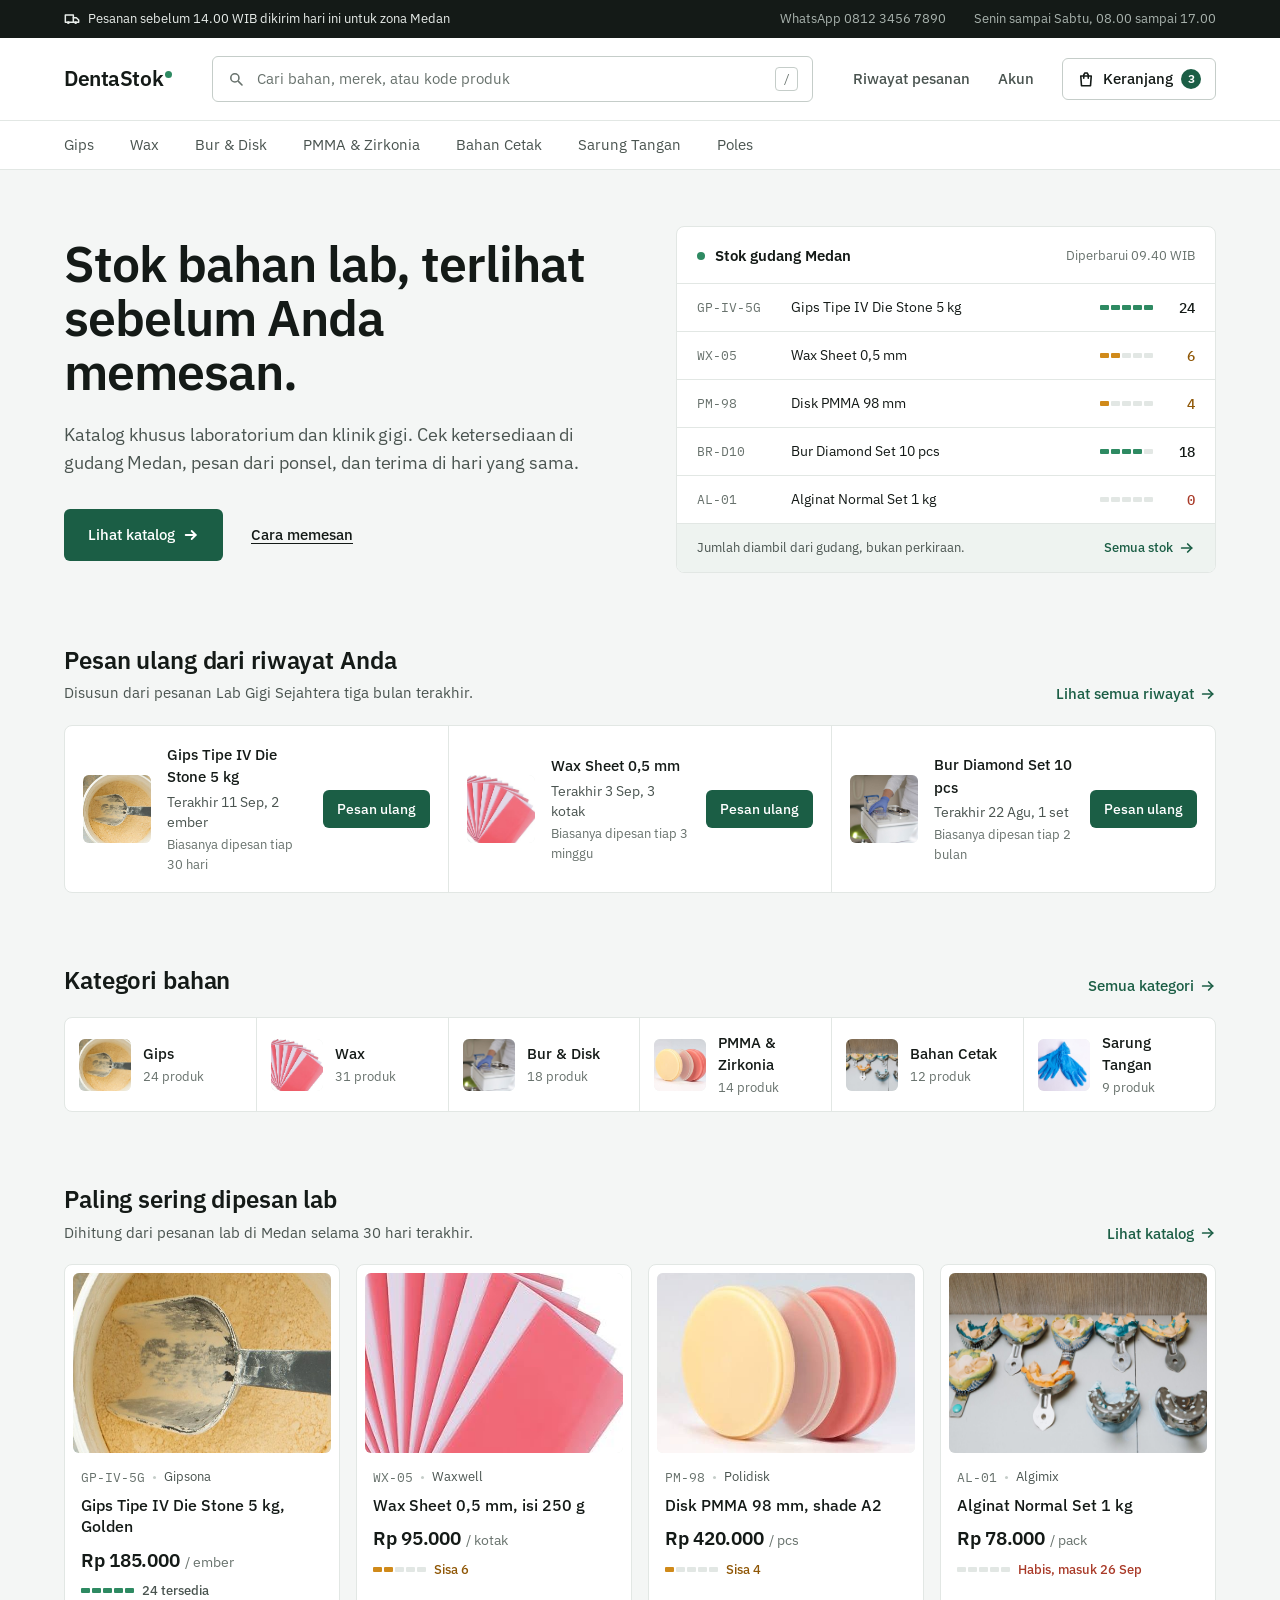
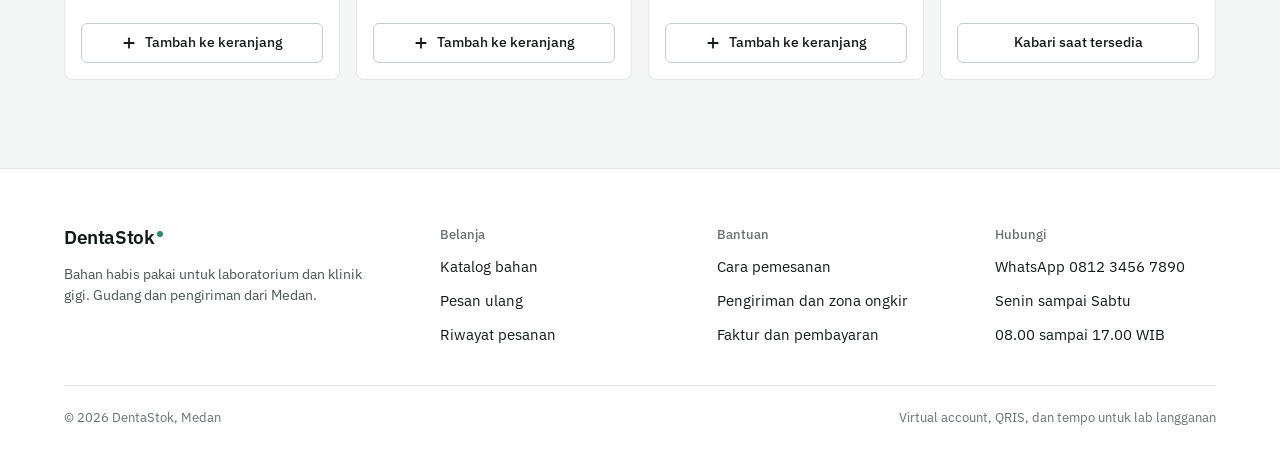
<file: index.html>
<!DOCTYPE html>
<html lang="id">
<head>
  <meta charset="utf-8">
  <meta name="viewport" content="width=device-width, initial-scale=1">
  <title>DentaStok: bahan lab dan klinik gigi, stok terlihat</title>
  <meta name="description" content="Katalog bahan habis pakai untuk laboratorium dan klinik gigi. Cek stok gudang Medan, pesan dari ponsel, terima di hari yang sama.">
  <link rel="icon" href="assets/icons/favicon.svg" type="image/svg+xml">
  <link rel="preload" href="assets/fonts/ibm-plex-sans-latin-400-normal.woff2" as="font" type="font/woff2" crossorigin>
  <link rel="preload" href="assets/fonts/ibm-plex-sans-latin-600-normal.woff2" as="font" type="font/woff2" crossorigin>
  <link rel="stylesheet" href="css/style.css">
  <link rel="stylesheet" href="css/beranda.css">
  <script src="js/site.js" defer></script>
</head>
<body>
  <div data-site-header data-cart="3"></div>

  <main class="wrap page home">
    <section class="hero">
      <div class="hero__copy">
        <h1 class="hero__title">Stok bahan lab, terlihat sebelum Anda memesan.</h1>
        <p class="hero__lead">Katalog khusus laboratorium dan klinik gigi. Cek ketersediaan di gudang Medan, pesan dari ponsel, dan terima di hari yang sama.</p>
        <div class="hero__actions">
          <a class="btn btn--primary btn--lg" href="katalog.html">Lihat katalog<img src="assets/icons/arrow-white.svg" width="16" height="16" alt=""></a>
          <a class="link-underline" href="#">Cara memesan</a>
        </div>
      </div>

      <div class="panel stockboard" aria-labelledby="stok-title">
        <div class="stockboard__head">
          <img src="assets/icons/dot-green.svg" width="8" height="8" alt="">
          <h2 id="stok-title">Stok gudang Medan</h2>
          <span>Diperbarui 09.40 WIB</span>
        </div>
        <div class="stockboard__row">
          <span class="code">GP-IV-5G</span><span class="name">Gips Tipe IV Die Stone 5 kg</span>
          <span class="meter" data-level="ok" aria-label="Stok banyak"><i class="on"></i><i class="on"></i><i class="on"></i><i class="on"></i><i class="on"></i></span>
          <span class="qty">24</span>
        </div>
        <div class="stockboard__row">
          <span class="code">WX-05</span><span class="name">Wax Sheet 0,5 mm</span>
          <span class="meter" data-level="low" aria-label="Stok menipis"><i class="on"></i><i class="on"></i><i></i><i></i><i></i></span>
          <span class="qty qty--low">6</span>
        </div>
        <div class="stockboard__row">
          <span class="code">PM-98</span><span class="name">Disk PMMA 98 mm</span>
          <span class="meter" data-level="low" aria-label="Stok menipis"><i class="on"></i><i></i><i></i><i></i><i></i></span>
          <span class="qty qty--low">4</span>
        </div>
        <div class="stockboard__row">
          <span class="code">BR-D10</span><span class="name">Bur Diamond Set 10 pcs</span>
          <span class="meter" data-level="ok" aria-label="Stok cukup"><i class="on"></i><i class="on"></i><i class="on"></i><i class="on"></i><i></i></span>
          <span class="qty">18</span>
        </div>
        <div class="stockboard__row">
          <span class="code">AL-01</span><span class="name">Alginat Normal Set 1 kg</span>
          <span class="meter" aria-label="Stok habis"><i></i><i></i><i></i><i></i><i></i></span>
          <span class="qty qty--out">0</span>
        </div>
        <div class="stockboard__foot">
          <p>Jumlah diambil dari gudang, bukan perkiraan.</p>
          <a class="link-arrow" href="katalog.html">Semua stok<img src="assets/icons/arrow-green.svg" width="16" height="16" alt=""></a>
        </div>
      </div>
    </section>

    <section class="section" aria-labelledby="pesan-ulang">
      <div class="section__head">
        <div class="section__titles">
          <h2 class="section__title" id="pesan-ulang">Pesan ulang dari riwayat Anda</h2>
          <p class="section__sub">Disusun dari pesanan Lab Gigi Sejahtera tiga bulan terakhir.</p>
        </div>
        <a class="link-arrow" href="riwayat.html">Lihat semua riwayat<img src="assets/icons/arrow-green.svg" width="16" height="16" alt=""></a>
      </div>
      <div class="panel reorder">
        <div class="reorder__item">
          <div class="foto"><img src="assets/img/gips.jpg" alt="Gips Tipe IV Die Stone" style="left:-88.46%;top:-138.75%;width:192.31%;height:258.56%"></div>
          <div class="reorder__text"><strong>Gips Tipe IV Die Stone 5 kg</strong><span>Terakhir 11 Sep, 2 ember</span><small>Biasanya dipesan tiap 30 hari</small></div>
          <a class="btn btn--primary btn--sm" href="keranjang.html">Pesan ulang</a>
        </div>
        <div class="reorder__item">
          <div class="foto"><img src="assets/img/wax.jpg" alt="Wax Sheet 0,5 mm" style="left:-48.44%;top:-7.81%;width:156.25%;height:156.25%"></div>
          <div class="reorder__text"><strong>Wax Sheet 0,5 mm</strong><span>Terakhir 3 Sep, 3 kotak</span><small>Biasanya dipesan tiap 3 minggu</small></div>
          <a class="btn btn--primary btn--sm" href="keranjang.html">Pesan ulang</a>
        </div>
        <div class="reorder__item">
          <div class="foto"><img src="assets/img/bur.jpg" alt="Bur Diamond Set" style="left:-41.67%;top:0;width:166.67%;height:111.12%"></div>
          <div class="reorder__text"><strong>Bur Diamond Set 10 pcs</strong><span>Terakhir 22 Agu, 1 set</span><small>Biasanya dipesan tiap 2 bulan</small></div>
          <a class="btn btn--primary btn--sm" href="keranjang.html">Pesan ulang</a>
        </div>
      </div>
    </section>

    <section class="section" aria-labelledby="kategori">
      <div class="section__head">
        <div class="section__titles"><h2 class="section__title" id="kategori">Kategori bahan</h2></div>
        <a class="link-arrow" href="katalog.html">Semua kategori<img src="assets/icons/arrow-green.svg" width="16" height="16" alt=""></a>
      </div>
      <nav class="panel cats" aria-label="Kategori bahan">
        <a href="katalog.html">
          <div class="foto"><img src="assets/img/gips.jpg" alt="" style="left:-88.46%;top:-138.75%;width:192.31%;height:258.56%"></div>
          <div class="cats__text"><strong>Gips</strong><span>24 produk</span></div>
        </a>
        <a href="katalog.html">
          <div class="foto"><img src="assets/img/wax.jpg" alt="" style="left:-48.44%;top:-7.81%;width:156.25%;height:156.25%"></div>
          <div class="cats__text"><strong>Wax</strong><span>31 produk</span></div>
        </a>
        <a href="katalog.html">
          <div class="foto"><img src="assets/img/bur.jpg" alt="" style="left:-41.67%;top:0;width:166.67%;height:111.12%"></div>
          <div class="cats__text"><strong>Bur &amp; Disk</strong><span>18 produk</span></div>
        </a>
        <a href="katalog.html">
          <div class="foto"><img src="assets/img/pmma.jpg" alt="" style="left:-16.67%;top:0;width:133.33%;height:100%"></div>
          <div class="cats__text"><strong>PMMA &amp; Zirkonia</strong><span>14 produk</span></div>
        </a>
        <a href="katalog.html">
          <div class="foto"><img src="assets/img/alginat.jpg" alt="" style="left:-24.99%;top:0;width:149.98%;height:100%"></div>
          <div class="cats__text"><strong>Bahan Cetak</strong><span>12 produk</span></div>
        </a>
        <a href="katalog.html">
          <div class="foto"><img src="assets/img/sarung-tangan.jpg" alt="" style="left:-24.99%;top:0;width:149.98%;height:100%"></div>
          <div class="cats__text"><strong>Sarung Tangan</strong><span>9 produk</span></div>
        </a>
      </nav>
    </section>

    <section class="section" aria-labelledby="populer">
      <div class="section__head">
        <div class="section__titles">
          <h2 class="section__title" id="populer">Paling sering dipesan lab</h2>
          <p class="section__sub">Dihitung dari pesanan lab di Medan selama 30 hari terakhir.</p>
        </div>
        <a class="link-arrow" href="katalog.html">Lihat katalog<img src="assets/icons/arrow-green.svg" width="16" height="16" alt=""></a>
      </div>
      <div class="product-grid">
        <article class="card">
          <a class="card__media" href="produk.html"><div class="foto"><img src="assets/img/gips.jpg" alt="Gips Tipe IV Die Stone 5 kg" style="left:-88.46%;top:-262.49%;width:192.31%;height:428.07%"></div></a>
          <div class="card__body">
            <div class="card__meta"><span class="mono">GP-IV-5G</span><span class="dot"></span><span>Gipsona</span></div>
            <h3 class="card__name"><a href="produk.html">Gips Tipe IV Die Stone 5 kg, Golden</a></h3>
            <div class="price"><strong>Rp 185.000</strong><span>/ ember</span></div>
            <div class="stock"><span class="meter" data-level="ok"><i class="on"></i><i class="on"></i><i class="on"></i><i class="on"></i><i class="on"></i></span>24 tersedia</div>
            <div class="card__action"><button class="btn btn--secondary btn--block" type="button" data-add-to-cart="Gips Tipe IV Die Stone"><img src="assets/icons/plus.svg" width="16" height="16" alt="">Tambah ke keranjang</button></div>
          </div>
        </article>
        <article class="card">
          <a class="card__media" href="produk.html"><div class="foto"><img src="assets/img/wax.jpg" alt="Wax Sheet 0,5 mm" style="left:-48.44%;top:-45.71%;width:156.25%;height:258.68%"></div></a>
          <div class="card__body">
            <div class="card__meta"><span class="mono">WX-05</span><span class="dot"></span><span>Waxwell</span></div>
            <h3 class="card__name"><a href="produk.html">Wax Sheet 0,5 mm, isi 250 g</a></h3>
            <div class="price"><strong>Rp 95.000</strong><span>/ kotak</span></div>
            <div class="stock stock--low"><span class="meter" data-level="low"><i class="on"></i><i class="on"></i><i></i><i></i><i></i></span>Sisa 6</div>
            <div class="card__action"><button class="btn btn--secondary btn--block" type="button" data-add-to-cart="Wax Sheet 0,5 mm"><img src="assets/icons/plus.svg" width="16" height="16" alt="">Tambah ke keranjang</button></div>
          </div>
        </article>
        <article class="card">
          <a class="card__media" href="produk.html"><div class="foto"><img src="assets/img/pmma.jpg" alt="Disk PMMA 98 mm" style="left:-5.56%;top:-18.98%;width:111.11%;height:137.96%"></div></a>
          <div class="card__body">
            <div class="card__meta"><span class="mono">PM-98</span><span class="dot"></span><span>Polidisk</span></div>
            <h3 class="card__name"><a href="produk.html">Disk PMMA 98 mm, shade A2</a></h3>
            <div class="price"><strong>Rp 420.000</strong><span>/ pcs</span></div>
            <div class="stock stock--low"><span class="meter" data-level="low"><i class="on"></i><i></i><i></i><i></i><i></i></span>Sisa 4</div>
            <div class="card__action"><button class="btn btn--secondary btn--block" type="button" data-add-to-cart="Disk PMMA 98 mm"><img src="assets/icons/plus.svg" width="16" height="16" alt="">Tambah ke keranjang</button></div>
          </div>
        </article>
        <article class="card">
          <a class="card__media" href="produk.html"><div class="foto"><img src="assets/img/alginat.jpg" alt="Alginat Normal Set 1 kg" style="left:-5.56%;top:-11.32%;width:111.11%;height:122.65%"></div></a>
          <div class="card__body">
            <div class="card__meta"><span class="mono">AL-01</span><span class="dot"></span><span>Algimix</span></div>
            <h3 class="card__name"><a href="produk.html">Alginat Normal Set 1 kg</a></h3>
            <div class="price"><strong>Rp 78.000</strong><span>/ pack</span></div>
            <div class="stock stock--out"><span class="meter"><i></i><i></i><i></i><i></i><i></i></span>Habis, masuk 26 Sep</div>
            <div class="card__action"><button class="btn btn--secondary btn--block" type="button" data-notify="Alginat Normal Set">Kabari saat tersedia</button></div>
          </div>
        </article>
      </div>
    </section>
  </main>

  <div data-site-footer></div>
</body>
</html>
</file>
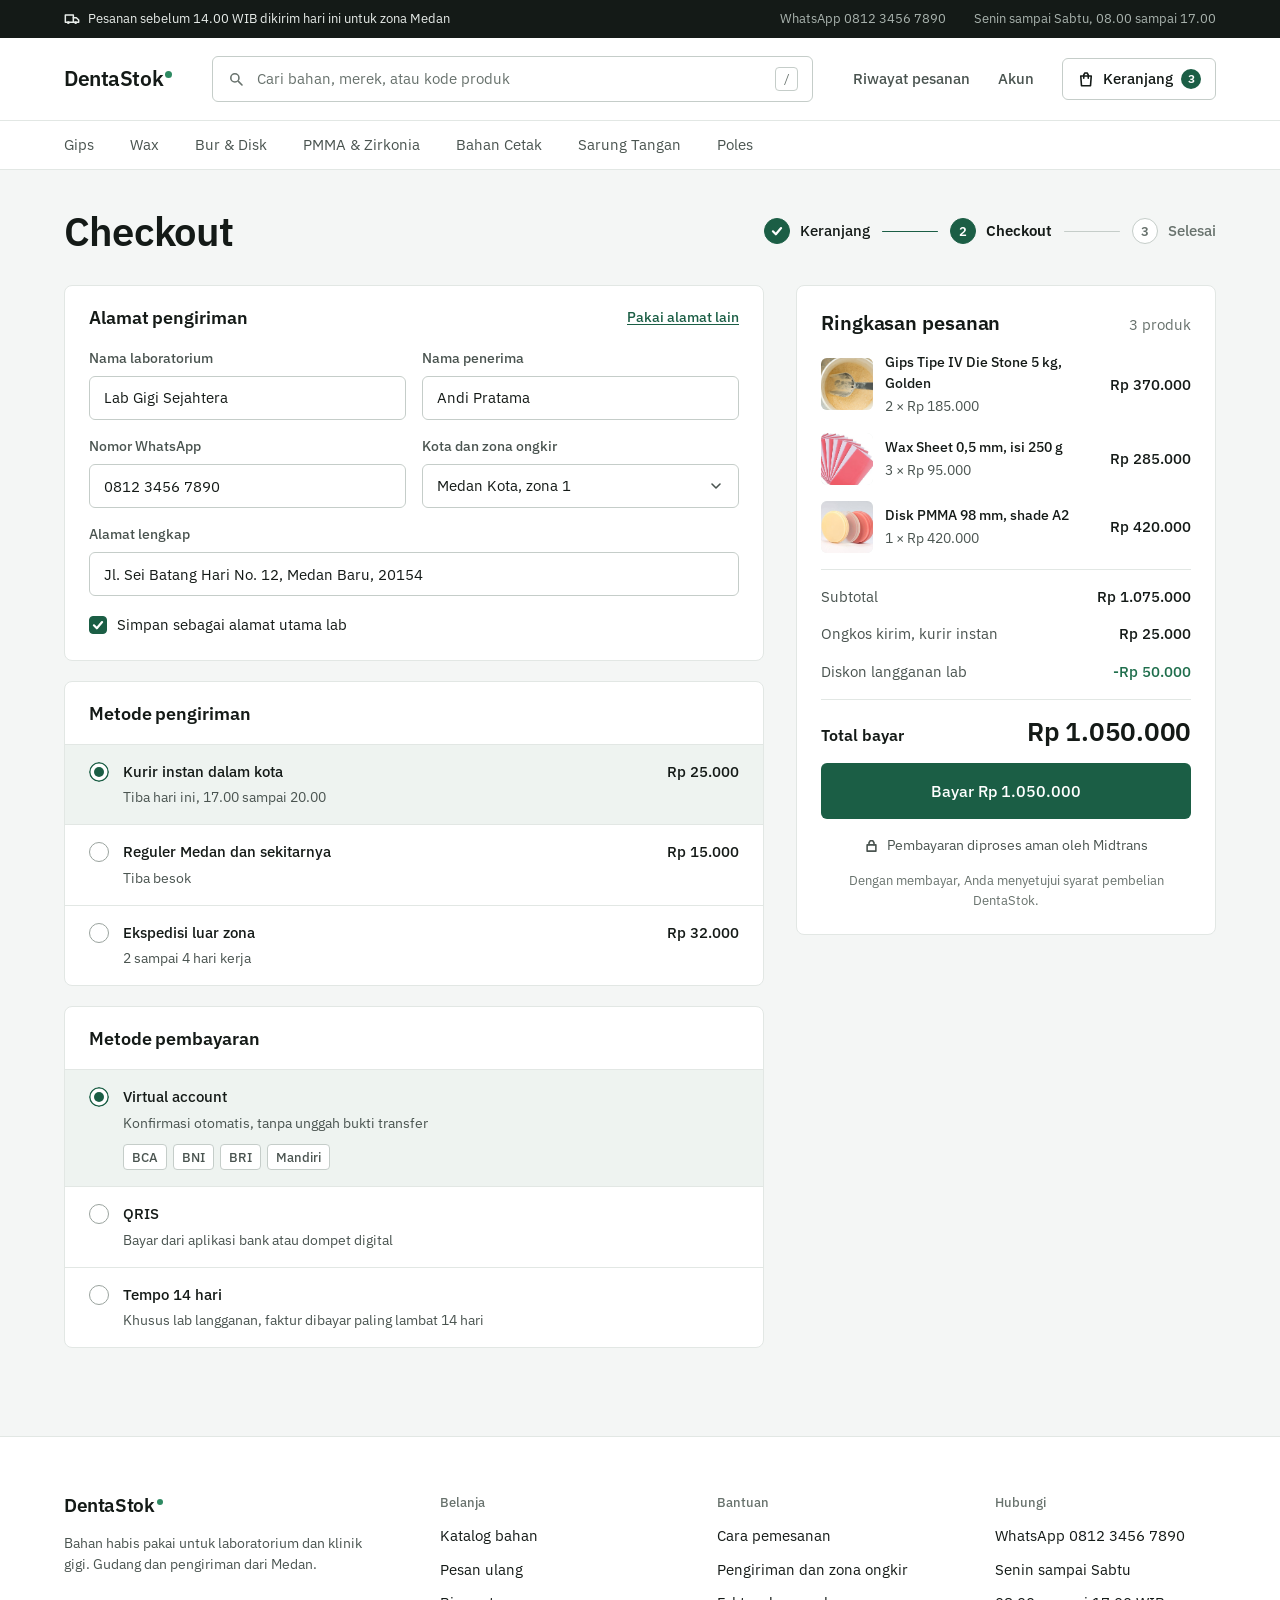
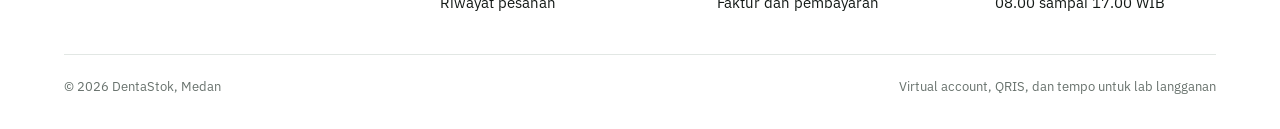
<file: checkout.html>
<!DOCTYPE html>
<html lang="id">
<head>
  <meta charset="utf-8">
  <meta name="viewport" content="width=device-width, initial-scale=1">
  <title>Checkout: DentaStok</title>
  <meta name="description" content="Isi alamat pengiriman lab, pilih kurir dan metode pembayaran, lalu bayar pesanan DentaStok.">
  <link rel="icon" href="assets/icons/favicon.svg" type="image/svg+xml">
  <link rel="preload" href="assets/fonts/ibm-plex-sans-latin-400-normal.woff2" as="font" type="font/woff2" crossorigin>
  <link rel="preload" href="assets/fonts/ibm-plex-sans-latin-600-normal.woff2" as="font" type="font/woff2" crossorigin>
  <link rel="stylesheet" href="css/style.css">
  <link rel="stylesheet" href="css/checkout.css">
  <script src="js/site.js" defer></script>
  <script src="js/checkout.js" defer></script>
</head>
<body>
  <div data-site-header data-cart="3"></div>

  <main class="wrap page co">
    <div class="co__title">
      <h1>Checkout</h1>
      <ol class="steps" aria-label="Langkah checkout">
        <li class="steps__item is-done"><a href="keranjang.html"><span class="steps__dot"><img src="assets/icons/check-white.svg" width="14" height="14" alt=""></span><span class="steps__label">Keranjang<span class="sr-only">, selesai</span></span></a></li>
        <li class="steps__line is-done" aria-hidden="true"></li>
        <li class="steps__item is-current" aria-current="step"><span class="steps__dot">2</span><span class="steps__label">Checkout</span></li>
        <li class="steps__line" aria-hidden="true"></li>
        <li class="steps__item"><span class="steps__dot">3</span><span class="steps__label">Selesai</span></li>
      </ol>
    </div>

    <form class="co__body" id="checkout-form" action="pembayaran-berhasil.html" data-checkout-form>
      <div class="co__form">
        <section class="panel co-card" aria-labelledby="alamat">
          <div class="co-card__head">
            <h2 id="alamat">Alamat pengiriman</h2>
            <a class="co-card__link" href="#nama-lab">Pakai alamat lain</a>
          </div>
          <div class="co-card__fields">
            <div class="field-row">
              <div class="field">
                <label for="nama-lab">Nama laboratorium</label>
                <input id="nama-lab" name="nama_lab" type="text" value="Lab Gigi Sejahtera" autocomplete="organization" required>
              </div>
              <div class="field">
                <label for="penerima">Nama penerima</label>
                <input id="penerima" name="penerima" type="text" value="Andi Pratama" autocomplete="name" required>
              </div>
            </div>
            <div class="field-row">
              <div class="field">
                <label for="wa">Nomor WhatsApp</label>
                <input id="wa" name="whatsapp" type="tel" value="0812 3456 7890" autocomplete="tel" inputmode="tel" pattern="[0-9+ \-]{9,18}" required>
              </div>
              <div class="field">
                <label for="zona">Kota dan zona ongkir</label>
                <select id="zona" name="zona" required>
                  <option value="medan-kota" selected>Medan Kota, zona 1</option>
                  <option value="medan-baru">Medan Baru, zona 1</option>
                  <option value="deli-serdang">Deli Serdang, zona 2</option>
                  <option value="binjai">Binjai, zona 2</option>
                  <option value="luar">Luar Sumatera Utara, zona 3</option>
                </select>
              </div>
            </div>
            <div class="field">
              <label for="alamat-lengkap">Alamat lengkap</label>
              <input id="alamat-lengkap" name="alamat" type="text" value="Jl. Sei Batang Hari No. 12, Medan Baru, 20154" autocomplete="street-address" required>
            </div>
            <label class="check">
              <input type="checkbox" name="alamat_utama" checked>
              <span>Simpan sebagai alamat utama lab</span>
            </label>
          </div>
        </section>

        <section class="panel co-card" aria-labelledby="kirim">
          <div class="co-card__head"><h2 id="kirim">Metode pengiriman</h2></div>
          <div class="options" role="radiogroup" aria-labelledby="kirim">
            <label class="option">
              <input type="radio" name="kirim" value="instan" data-cost="25000" data-label="kurir instan" checked required>
              <span class="option__text"><strong>Kurir instan dalam kota</strong><span>Tiba hari ini, 17.00 sampai 20.00</span></span>
              <span class="option__price">Rp 25.000</span>
            </label>
            <label class="option">
              <input type="radio" name="kirim" value="reguler" data-cost="15000" data-label="reguler Medan">
              <span class="option__text"><strong>Reguler Medan dan sekitarnya</strong><span>Tiba besok</span></span>
              <span class="option__price">Rp 15.000</span>
            </label>
            <label class="option">
              <input type="radio" name="kirim" value="ekspedisi" data-cost="32000" data-label="ekspedisi">
              <span class="option__text"><strong>Ekspedisi luar zona</strong><span>2 sampai 4 hari kerja</span></span>
              <span class="option__price">Rp 32.000</span>
            </label>
          </div>
        </section>

        <section class="panel co-card" aria-labelledby="bayar">
          <div class="co-card__head"><h2 id="bayar">Metode pembayaran</h2></div>
          <div class="options" role="radiogroup" aria-labelledby="bayar">
            <label class="option">
              <input type="radio" name="bayar" value="va" checked required>
              <span class="option__text">
                <strong>Virtual account</strong>
                <span>Konfirmasi otomatis, tanpa unggah bukti transfer</span>
                <span class="banks"><span>BCA</span><span>BNI</span><span>BRI</span><span>Mandiri</span></span>
              </span>
            </label>
            <label class="option">
              <input type="radio" name="bayar" value="qris">
              <span class="option__text"><strong>QRIS</strong><span>Bayar dari aplikasi bank atau dompet digital</span></span>
            </label>
            <label class="option">
              <input type="radio" name="bayar" value="tempo">
              <span class="option__text"><strong>Tempo 14 hari</strong><span>Khusus lab langganan, faktur dibayar paling lambat 14 hari</span></span>
            </label>
          </div>
        </section>
      </div>

      <aside class="panel co-sum" aria-labelledby="ringkasan">
        <div class="co-sum__head">
          <h2 id="ringkasan">Ringkasan pesanan</h2>
          <span>3 produk</span>
        </div>
        <ul class="co-sum__items">
          <li>
            <div class="foto"><img src="assets/img/gips.jpg" alt="Gips Tipe IV Die Stone 5 kg" style="left:-88.46%;top:-138.75%;width:192.31%;height:258.56%"></div>
            <div class="co-sum__text"><strong>Gips Tipe IV Die Stone 5 kg, Golden</strong><span>2 × Rp 185.000</span></div>
            <span class="co-sum__amount">Rp 370.000</span>
          </li>
          <li>
            <div class="foto"><img src="assets/img/wax.jpg" alt="Wax Sheet 0,5 mm" style="left:-48.44%;top:-7.81%;width:156.25%;height:156.25%"></div>
            <div class="co-sum__text"><strong>Wax Sheet 0,5 mm, isi 250 g</strong><span>3 × Rp 95.000</span></div>
            <span class="co-sum__amount">Rp 285.000</span>
          </li>
          <li>
            <div class="foto"><img src="assets/img/pmma.jpg" alt="Disk PMMA 98 mm" style="left:-16.67%;top:0;width:133.33%;height:100%"></div>
            <div class="co-sum__text"><strong>Disk PMMA 98 mm, shade A2</strong><span>1 × Rp 420.000</span></div>
            <span class="co-sum__amount">Rp 420.000</span>
          </li>
        </ul>
        <hr class="co-sum__line">
        <div class="co-sum__row"><span>Subtotal</span><strong data-subtotal="1075000">Rp 1.075.000</strong></div>
        <div class="co-sum__row"><span data-ship-label>Ongkos kirim, kurir instan</span><strong data-ship>Rp 25.000</strong></div>
        <div class="co-sum__row"><span>Diskon langganan lab</span><strong class="co-sum__discount" data-discount="50000">-Rp 50.000</strong></div>
        <hr class="co-sum__line">
        <div class="co-sum__total"><span>Total bayar</span><strong data-total>Rp 1.050.000</strong></div>
        <button class="btn btn--primary btn--block co-sum__pay" type="submit" data-pay>Bayar Rp 1.050.000</button>
        <p class="co-sum__secure"><img src="assets/icons/lock.svg" width="15" height="15" alt="">Pembayaran diproses aman oleh Midtrans</p>
        <p class="co-sum__terms">Dengan membayar, Anda menyetujui syarat pembelian DentaStok.</p>
      </aside>
    </form>
  </main>

  <div data-site-footer></div>
</body>
</html>
</file>
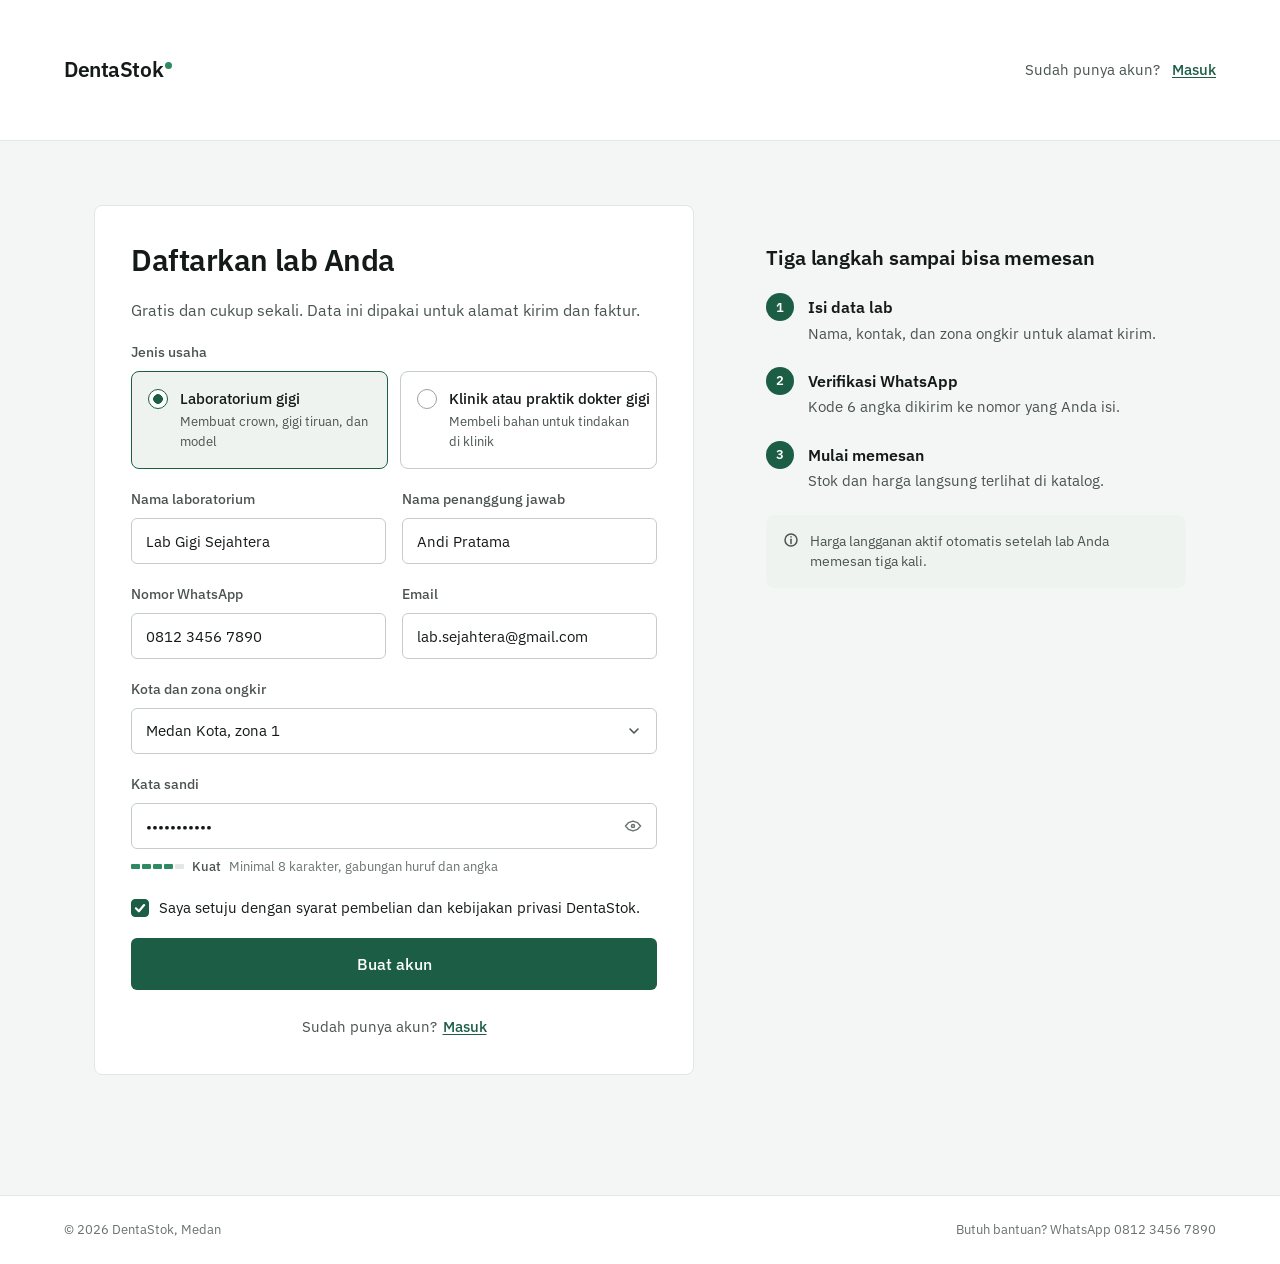
<file: daftar.html>
<!DOCTYPE html>
<html lang="id">
<head>
  <meta charset="utf-8">
  <meta name="viewport" content="width=device-width, initial-scale=1">
  <title>Daftarkan lab Anda di DentaStok</title>
  <meta name="description" content="Daftarkan laboratorium atau klinik gigi Anda di DentaStok. Gratis dan cukup sekali, lalu stok dan harga langsung terlihat di katalog.">
  <link rel="icon" href="assets/icons/favicon.svg" type="image/svg+xml">
  <link rel="preload" href="assets/fonts/ibm-plex-sans-latin-400-normal.woff2" as="font" type="font/woff2" crossorigin>
  <link rel="preload" href="assets/fonts/ibm-plex-sans-latin-600-normal.woff2" as="font" type="font/woff2" crossorigin>
  <link rel="stylesheet" href="css/style.css">
  <link rel="stylesheet" href="css/auth.css">
  <script src="js/site.js" defer></script>
  <script src="js/auth.js" defer></script>
</head>
<body class="auth-body">
  <header class="auth-bar">
    <div class="wrap">
      <a class="logo" href="index.html" aria-label="DentaStok, beranda">DentaStok<img src="assets/icons/logo-mark.svg" width="7" height="13" alt=""></a>
      <p class="auth-bar__note">Sudah punya akun?</p>
      <a class="auth-link" href="masuk.html">Masuk</a>
    </div>
  </header>

  <main class="wrap auth auth--daftar">
    <form class="auth-card auth-card--daftar" action="masuk.html" method="get" data-auth-form data-next="masuk.html?daftar=1">
      <div class="auth-card__head">
        <h1 class="auth-card__title">Daftarkan lab Anda</h1>
        <p class="auth-card__lead">Gratis dan cukup sekali. Data ini dipakai untuk alamat kirim dan faktur.</p>
      </div>

      <fieldset class="field">
        <legend class="field__label">Jenis usaha</legend>
        <div class="choices">
          <label class="choice">
            <input type="radio" name="jenis" value="lab" checked required>
            <span class="choice__text"><strong>Laboratorium gigi</strong><span>Membuat crown, gigi tiruan, dan model</span></span>
          </label>
          <label class="choice">
            <input type="radio" name="jenis" value="klinik">
            <span class="choice__text"><strong>Klinik atau praktik dokter gigi</strong><span>Membeli bahan untuk tindakan di klinik</span></span>
          </label>
        </div>
      </fieldset>

      <div class="field-row">
        <div class="field">
          <label class="field__label" for="nama-lab" data-nama-label>Nama laboratorium</label>
          <div class="input"><input id="nama-lab" name="nama_lab" type="text" autocomplete="organization" value="Lab Gigi Sejahtera" required></div>
        </div>
        <div class="field">
          <label class="field__label" for="penanggung-jawab">Nama penanggung jawab</label>
          <div class="input"><input id="penanggung-jawab" name="penanggung_jawab" type="text" autocomplete="name" value="Andi Pratama" required></div>
        </div>
      </div>

      <div class="field-row">
        <div class="field">
          <label class="field__label" for="wa">Nomor WhatsApp</label>
          <div class="input"><input id="wa" name="whatsapp" type="tel" inputmode="tel" autocomplete="tel" value="0812 3456 7890" required></div>
        </div>
        <div class="field">
          <label class="field__label" for="email">Email</label>
          <div class="input"><input id="email" name="email" type="email" autocomplete="email" value="lab.sejahtera@gmail.com" required></div>
        </div>
      </div>

      <div class="field">
        <label class="field__label" for="zona">Kota dan zona ongkir</label>
        <div class="input input--select">
          <select id="zona" name="zona" required>
            <option selected>Medan Kota, zona 1</option>
            <option>Medan Baru, zona 1</option>
            <option>Medan Johor, zona 1</option>
            <option>Deli Serdang, zona 2</option>
            <option>Binjai, zona 2</option>
            <option>Luar Medan, zona 3</option>
          </select>
          <img src="assets/icons/chev-down.svg" width="16" height="16" alt="">
        </div>
      </div>

      <div class="field">
        <label class="field__label" for="sandi-baru">Kata sandi</label>
        <div class="input">
          <input id="sandi-baru" name="sandi" type="password" autocomplete="new-password" minlength="8" value="Sejahtera24" aria-describedby="sandi-hint" required data-strength-input>
          <button class="input__eye" type="button" data-toggle-password="sandi-baru" aria-pressed="false" aria-label="Tampilkan kata sandi"><img src="assets/icons/eye.svg" width="18" height="18" alt=""></button>
        </div>
        <p class="strength" id="sandi-hint">
          <span class="meter" data-level="ok" data-strength-meter aria-hidden="true"><i class="on"></i><i class="on"></i><i class="on"></i><i class="on"></i><i></i></span>
          <span class="strength__label" data-strength-label aria-live="polite">Kuat</span>
          <span class="strength__hint">Minimal 8 karakter, gabungan huruf dan angka</span>
        </p>
      </div>

      <label class="check">
        <input type="checkbox" name="setuju" checked required>
        <span>Saya setuju dengan syarat pembelian dan kebijakan privasi DentaStok.</span>
      </label>

      <button class="btn btn--primary btn--lg btn--block auth-card__submit" type="submit">Buat akun</button>

      <p class="auth-card__switch">Sudah punya akun? <a class="auth-link" href="masuk.html">Masuk</a></p>
    </form>

    <section class="auth-aside" aria-labelledby="langkah">
      <h2 class="auth-aside__title" id="langkah">Tiga langkah sampai bisa memesan</h2>
      <ol class="auth-list">
        <li>
          <span class="auth-list__mark auth-list__mark--num" aria-hidden="true">1</span>
          <div class="auth-list__text"><strong>Isi data lab</strong><span>Nama, kontak, dan zona ongkir untuk alamat kirim.</span></div>
        </li>
        <li>
          <span class="auth-list__mark auth-list__mark--num" aria-hidden="true">2</span>
          <div class="auth-list__text"><strong>Verifikasi WhatsApp</strong><span>Kode 6 angka dikirim ke nomor yang Anda isi.</span></div>
        </li>
        <li>
          <span class="auth-list__mark auth-list__mark--num" aria-hidden="true">3</span>
          <div class="auth-list__text"><strong>Mulai memesan</strong><span>Stok dan harga langsung terlihat di katalog.</span></div>
        </li>
      </ol>
      <p class="auth-note"><img src="assets/icons/info.svg" width="18" height="18" alt="">Harga langganan aktif otomatis setelah lab Anda memesan tiga kali.</p>
    </section>
  </main>

  <footer class="auth-foot">
    <div class="wrap">
      <span>© 2026 DentaStok, Medan</span>
      <span>Butuh bantuan? WhatsApp 0812 3456 7890</span>
    </div>
  </footer>
</body>
</html>
</file>
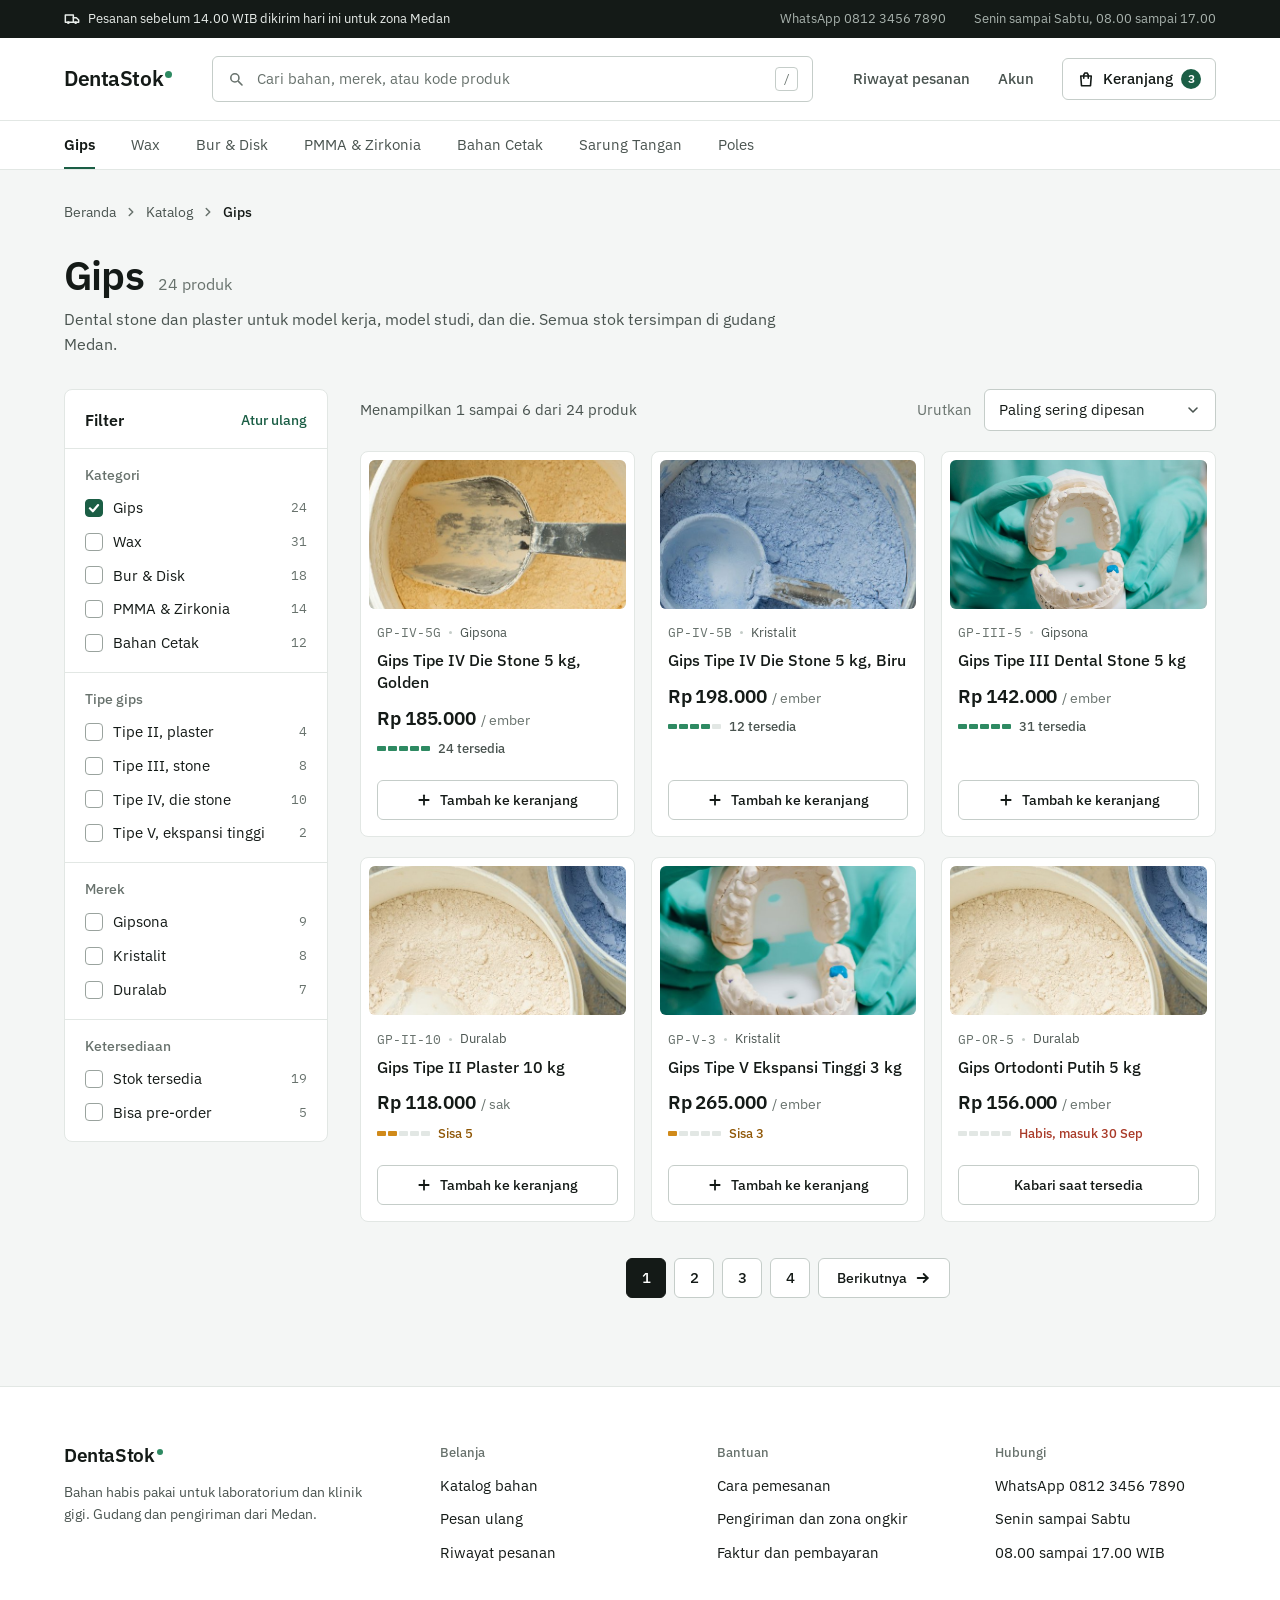
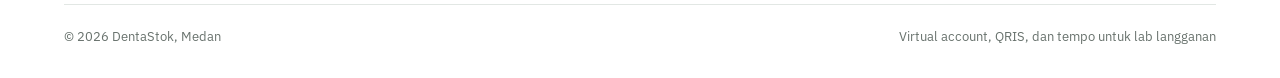
<file: katalog.html>
<!DOCTYPE html>
<html lang="id">
<head>
  <meta charset="utf-8">
  <meta name="viewport" content="width=device-width, initial-scale=1">
  <title>Gips: katalog bahan lab gigi | DentaStok</title>
  <meta name="description" content="Dental stone dan plaster untuk model kerja, model studi, dan die. Cek stok gudang Medan dan pesan langsung dari katalog DentaStok.">
  <link rel="icon" href="assets/icons/favicon.svg" type="image/svg+xml">
  <link rel="preload" href="assets/fonts/ibm-plex-sans-latin-400-normal.woff2" as="font" type="font/woff2" crossorigin>
  <link rel="preload" href="assets/fonts/ibm-plex-sans-latin-600-normal.woff2" as="font" type="font/woff2" crossorigin>
  <link rel="stylesheet" href="css/style.css">
  <link rel="stylesheet" href="css/katalog.css">
  <script src="js/site.js" defer></script>
  <script src="js/katalog.js" defer></script>
</head>
<body>
  <div data-site-header data-active="gips" data-cart="3"></div>

  <main class="wrap page katalog">
    <nav class="crumbs" aria-label="Breadcrumb">
      <ol>
        <li><a href="index.html">Beranda</a></li>
        <li><img src="assets/icons/chev-right.svg" width="14" height="14" alt=""><a href="katalog.html">Katalog</a></li>
        <li><img src="assets/icons/chev-right.svg" width="14" height="14" alt=""><span aria-current="page">Gips</span></li>
      </ol>
    </nav>

    <div class="katalog__intro">
      <div class="katalog__heading">
        <h1>Gips</h1>
        <span>24 produk</span>
      </div>
      <p>Dental stone dan plaster untuk model kerja, model studi, dan die. Semua stok tersimpan di gudang Medan.</p>
    </div>

    <div class="katalog__body">
      <form class="panel filter" aria-labelledby="filter-title" data-filter>
        <div class="filter__head">
          <h2 id="filter-title">Filter</h2>
          <button class="filter__reset" type="reset">Atur ulang</button>
          <button class="filter__toggle" type="button" aria-expanded="false" aria-controls="filter-groups" data-filter-toggle>Tampilkan filter</button>
        </div>

        <div class="filter__groups" id="filter-groups">
          <fieldset class="filter__group">
            <legend>Kategori</legend>
            <div class="filter__opts">
              <label class="filter__opt"><input type="checkbox" name="kategori" value="gips" checked><span>Gips</span><span class="mono">24</span></label>
              <label class="filter__opt"><input type="checkbox" name="kategori" value="wax"><span>Wax</span><span class="mono">31</span></label>
              <label class="filter__opt"><input type="checkbox" name="kategori" value="bur"><span>Bur &amp; Disk</span><span class="mono">18</span></label>
              <label class="filter__opt"><input type="checkbox" name="kategori" value="pmma"><span>PMMA &amp; Zirkonia</span><span class="mono">14</span></label>
              <label class="filter__opt"><input type="checkbox" name="kategori" value="cetak"><span>Bahan Cetak</span><span class="mono">12</span></label>
            </div>
          </fieldset>

          <fieldset class="filter__group">
            <legend>Tipe gips</legend>
            <div class="filter__opts">
              <label class="filter__opt"><input type="checkbox" name="tipe" value="ii"><span>Tipe II, plaster</span><span class="mono">4</span></label>
              <label class="filter__opt"><input type="checkbox" name="tipe" value="iii"><span>Tipe III, stone</span><span class="mono">8</span></label>
              <label class="filter__opt"><input type="checkbox" name="tipe" value="iv"><span>Tipe IV, die stone</span><span class="mono">10</span></label>
              <label class="filter__opt"><input type="checkbox" name="tipe" value="v"><span>Tipe V, ekspansi tinggi</span><span class="mono">2</span></label>
            </div>
          </fieldset>

          <fieldset class="filter__group">
            <legend>Merek</legend>
            <div class="filter__opts">
              <label class="filter__opt"><input type="checkbox" name="merek" value="gipsona"><span>Gipsona</span><span class="mono">9</span></label>
              <label class="filter__opt"><input type="checkbox" name="merek" value="kristalit"><span>Kristalit</span><span class="mono">8</span></label>
              <label class="filter__opt"><input type="checkbox" name="merek" value="duralab"><span>Duralab</span><span class="mono">7</span></label>
            </div>
          </fieldset>

          <fieldset class="filter__group">
            <legend>Ketersediaan</legend>
            <div class="filter__opts">
              <label class="filter__opt"><input type="checkbox" name="stok" value="ada"><span>Stok tersedia</span><span class="mono">19</span></label>
              <label class="filter__opt"><input type="checkbox" name="stok" value="preorder"><span>Bisa pre-order</span><span class="mono">5</span></label>
            </div>
          </fieldset>
        </div>
      </form>

      <section class="results" aria-labelledby="hasil-title">
        <h2 class="sr-only" id="hasil-title">Produk gips</h2>
        <div class="results__bar">
          <p class="results__count" aria-live="polite" data-result-count>Menampilkan 1 sampai 6 dari 24 produk</p>
          <label class="results__sort-label" for="urutkan">Urutkan</label>
          <select class="results__sort" id="urutkan" name="urutkan" data-sort>
            <option value="populer">Paling sering dipesan</option>
            <option value="murah">Harga terendah</option>
            <option value="mahal">Harga tertinggi</option>
            <option value="stok">Stok terbanyak</option>
          </select>
        </div>

        <div class="results__grid" data-results>
          <article class="card" data-tipe="iv" data-merek="gipsona" data-stok="ada" data-price="185000" data-qty="24">
            <a class="card__media" href="produk.html" tabindex="-1"><div class="foto"><img src="assets/img/gips.jpg" alt="Gips Tipe IV Die Stone 5 kg, Golden" style="left:-88.46%;top:-275.07%;width:192.31%;height:445.31%"></div></a>
            <div class="card__body">
              <div class="card__meta"><span class="mono">GP-IV-5G</span><span class="dot"></span><span>Gipsona</span></div>
              <h3 class="card__name"><a href="produk.html">Gips Tipe IV Die Stone 5 kg, Golden</a></h3>
              <div class="price"><strong>Rp 185.000</strong><span>/ ember</span></div>
              <div class="stock"><span class="meter" data-level="ok" aria-hidden="true"><i class="on"></i><i class="on"></i><i class="on"></i><i class="on"></i><i class="on"></i></span>24 tersedia</div>
              <div class="card__action"><button class="btn btn--secondary btn--block" type="button" data-add-to-cart="Gips Tipe IV Die Stone 5 kg, Golden"><img src="assets/icons/plus.svg" width="16" height="16" alt="">Tambah ke keranjang</button></div>
            </div>
          </article>

          <article class="card" data-tipe="iv" data-merek="kristalit" data-stok="ada" data-price="198000" data-qty="12">
            <a class="card__media" href="produk.html" tabindex="-1"><div class="foto"><img src="assets/img/gips.jpg" alt="Gips Tipe IV Die Stone 5 kg, Biru" style="left:-88.46%;top:-39.06%;width:192.31%;height:445.31%"></div></a>
            <div class="card__body">
              <div class="card__meta"><span class="mono">GP-IV-5B</span><span class="dot"></span><span>Kristalit</span></div>
              <h3 class="card__name"><a href="produk.html">Gips Tipe IV Die Stone 5 kg, Biru</a></h3>
              <div class="price"><strong>Rp 198.000</strong><span>/ ember</span></div>
              <div class="stock"><span class="meter" data-level="ok" aria-hidden="true"><i class="on"></i><i class="on"></i><i class="on"></i><i class="on"></i><i></i></span>12 tersedia</div>
              <div class="card__action"><button class="btn btn--secondary btn--block" type="button" data-add-to-cart="Gips Tipe IV Die Stone 5 kg, Biru"><img src="assets/icons/plus.svg" width="16" height="16" alt="">Tambah ke keranjang</button></div>
            </div>
          </article>

          <article class="card" data-tipe="iii" data-merek="gipsona" data-stok="ada" data-price="142000" data-qty="31">
            <a class="card__media" href="produk.html" tabindex="-1"><div class="foto"><img src="assets/img/model-gips.jpg" alt="Gips Tipe III Dental Stone 5 kg" style="left:-33.33%;top:-36.12%;width:166.67%;height:191.38%"></div></a>
            <div class="card__body">
              <div class="card__meta"><span class="mono">GP-III-5</span><span class="dot"></span><span>Gipsona</span></div>
              <h3 class="card__name"><a href="produk.html">Gips Tipe III Dental Stone 5 kg</a></h3>
              <div class="price"><strong>Rp 142.000</strong><span>/ ember</span></div>
              <div class="stock"><span class="meter" data-level="ok" aria-hidden="true"><i class="on"></i><i class="on"></i><i class="on"></i><i class="on"></i><i class="on"></i></span>31 tersedia</div>
              <div class="card__action"><button class="btn btn--secondary btn--block" type="button" data-add-to-cart="Gips Tipe III Dental Stone 5 kg"><img src="assets/icons/plus.svg" width="16" height="16" alt="">Tambah ke keranjang</button></div>
            </div>
          </article>

          <article class="card" data-tipe="ii" data-merek="duralab" data-stok="ada" data-price="118000" data-qty="5">
            <a class="card__media" href="produk.html" tabindex="-1"><div class="foto"><img src="assets/img/gips.jpg" alt="Gips Tipe II Plaster 10 kg" style="left:-1.92%;top:-119.22%;width:192.31%;height:445.31%"></div></a>
            <div class="card__body">
              <div class="card__meta"><span class="mono">GP-II-10</span><span class="dot"></span><span>Duralab</span></div>
              <h3 class="card__name"><a href="produk.html">Gips Tipe II Plaster 10 kg</a></h3>
              <div class="price"><strong>Rp 118.000</strong><span>/ sak</span></div>
              <div class="stock stock--low"><span class="meter" data-level="low" aria-hidden="true"><i class="on"></i><i class="on"></i><i></i><i></i><i></i></span>Sisa 5</div>
              <div class="card__action"><button class="btn btn--secondary btn--block" type="button" data-add-to-cart="Gips Tipe II Plaster 10 kg"><img src="assets/icons/plus.svg" width="16" height="16" alt="">Tambah ke keranjang</button></div>
            </div>
          </article>

          <article class="card" data-tipe="v" data-merek="kristalit" data-stok="ada" data-price="265000" data-qty="3">
            <a class="card__media" href="produk.html" tabindex="-1"><div class="foto"><img src="assets/img/model-gips.jpg" alt="Gips Tipe V Ekspansi Tinggi 3 kg" style="left:-75%;top:-93.54%;width:250%;height:287.07%"></div></a>
            <div class="card__body">
              <div class="card__meta"><span class="mono">GP-V-3</span><span class="dot"></span><span>Kristalit</span></div>
              <h3 class="card__name"><a href="produk.html">Gips Tipe V Ekspansi Tinggi 3 kg</a></h3>
              <div class="price"><strong>Rp 265.000</strong><span>/ ember</span></div>
              <div class="stock stock--low"><span class="meter" data-level="low" aria-hidden="true"><i class="on"></i><i></i><i></i><i></i><i></i></span>Sisa 3</div>
              <div class="card__action"><button class="btn btn--secondary btn--block" type="button" data-add-to-cart="Gips Tipe V Ekspansi Tinggi 3 kg"><img src="assets/icons/plus.svg" width="16" height="16" alt="">Tambah ke keranjang</button></div>
            </div>
          </article>

          <article class="card" data-tipe="" data-merek="duralab" data-stok="preorder" data-price="156000" data-qty="0">
            <a class="card__media" href="produk.html" tabindex="-1"><div class="foto"><img src="assets/img/gips.jpg" alt="Gips Ortodonti Putih 5 kg" style="left:-1.92%;top:-119.22%;width:192.31%;height:445.31%"></div></a>
            <div class="card__body">
              <div class="card__meta"><span class="mono">GP-OR-5</span><span class="dot"></span><span>Duralab</span></div>
              <h3 class="card__name"><a href="produk.html">Gips Ortodonti Putih 5 kg</a></h3>
              <div class="price"><strong>Rp 156.000</strong><span>/ ember</span></div>
              <div class="stock stock--out"><span class="meter" aria-hidden="true"><i></i><i></i><i></i><i></i><i></i></span>Habis, masuk 30 Sep</div>
              <div class="card__action"><button class="btn btn--secondary btn--block" type="button" data-notify="Gips Ortodonti Putih 5 kg">Kabari saat tersedia</button></div>
            </div>
          </article>
        </div>

        <p class="results__empty" data-empty hidden>Tidak ada produk di halaman ini yang cocok dengan filter. Coba atur ulang filter.</p>

        <nav class="pager" aria-label="Halaman katalog">
          <a class="pager__num is-current" href="katalog.html" aria-current="page">1</a>
          <a class="pager__num" href="katalog.html" aria-label="Halaman 2">2</a>
          <a class="pager__num" href="katalog.html" aria-label="Halaman 3">3</a>
          <a class="pager__num" href="katalog.html" aria-label="Halaman 4">4</a>
          <a class="btn btn--secondary pager__next" href="katalog.html">Berikutnya<img src="assets/icons/arrow-ink.svg" width="16" height="16" alt=""></a>
        </nav>
      </section>
    </div>
  </main>

  <div data-site-footer></div>
</body>
</html>
</file>
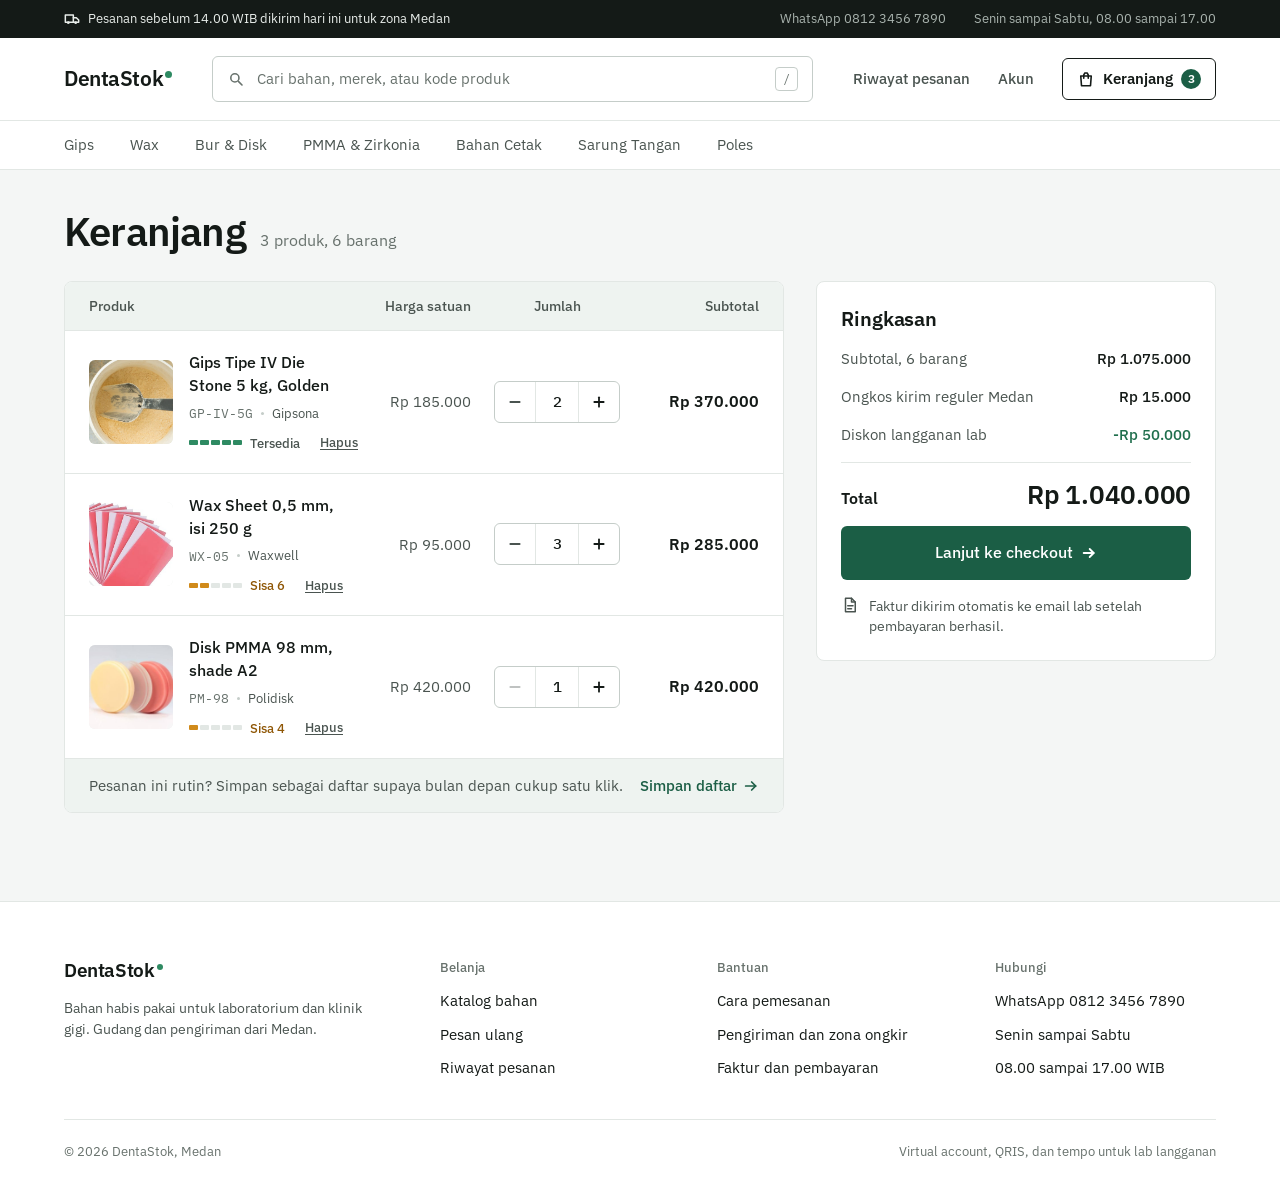
<file: keranjang.html>
<!DOCTYPE html>
<html lang="id">
<head>
  <meta charset="utf-8">
  <meta name="viewport" content="width=device-width, initial-scale=1">
  <title>Keranjang: DentaStok</title>
  <meta name="description" content="Periksa jumlah bahan di keranjang DentaStok, lihat subtotal dan ongkos kirim, lalu lanjut ke checkout.">
  <link rel="icon" href="assets/icons/favicon.svg" type="image/svg+xml">
  <link rel="preload" href="assets/fonts/ibm-plex-sans-latin-400-normal.woff2" as="font" type="font/woff2" crossorigin>
  <link rel="preload" href="assets/fonts/ibm-plex-sans-latin-600-normal.woff2" as="font" type="font/woff2" crossorigin>
  <link rel="stylesheet" href="css/style.css">
  <link rel="stylesheet" href="css/keranjang.css">
  <script src="js/site.js" defer></script>
  <script src="js/keranjang.js" defer></script>
</head>
<body class="on-cart">
  <div data-site-header data-cart="3"></div>

  <main class="wrap page cart">
    <div class="cart__title">
      <h1>Keranjang</h1>
      <p data-cart-summary>3 produk, 6 barang</p>
    </div>

    <div class="cart__body">
      <section class="panel cart-list" aria-labelledby="daftar-barang">
        <h2 class="sr-only" id="daftar-barang">Daftar barang</h2>
        <div class="cart-list__head" aria-hidden="true">
          <span class="col-product">Produk</span>
          <span class="col-price">Harga satuan</span>
          <span class="col-qty">Jumlah</span>
          <span class="col-sub">Subtotal</span>
        </div>

        <div class="cart-list__items" data-cart-items>
          <article class="item" data-item data-price="185000" data-max="24">
            <div class="item__product">
              <a class="foto item__foto" href="produk.html"><img src="assets/img/gips.jpg" alt="Gips Tipe IV Die Stone 5 kg" style="left:-88.46%;top:-138.75%;width:192.31%;height:258.56%"></a>
              <div class="item__info">
                <h3 class="item__name"><a href="produk.html">Gips Tipe IV Die Stone 5 kg, Golden</a></h3>
                <div class="card__meta"><span class="mono">GP-IV-5G</span><span class="dot"></span><span>Gipsona</span></div>
                <div class="item__extra">
                  <span class="stock"><span class="meter" data-level="ok" aria-hidden="true"><i class="on"></i><i class="on"></i><i class="on"></i><i class="on"></i><i class="on"></i></span>Tersedia</span>
                  <button class="item__remove" type="button" data-remove>Hapus<span class="sr-only"> Gips Tipe IV Die Stone 5 kg dari keranjang</span></button>
                </div>
              </div>
            </div>
            <p class="item__price"><span class="item__label">Harga satuan </span>Rp 185.000</p>
            <div class="item__qty">
              <div class="stepper" role="group" aria-label="Jumlah Gips Tipe IV Die Stone 5 kg">
                <button type="button" data-step="-1" aria-label="Kurangi"><img src="assets/icons/minus.svg" width="16" height="16" alt=""></button>
                <output class="stepper__value" aria-live="polite" data-qty>2</output>
                <button type="button" data-step="1" aria-label="Tambah"><img src="assets/icons/plus.svg" width="16" height="16" alt=""></button>
              </div>
            </div>
            <p class="item__sub" data-sub>Rp 370.000</p>
          </article>

          <article class="item" data-item data-price="95000" data-max="6">
            <div class="item__product">
              <a class="foto item__foto" href="produk.html"><img src="assets/img/wax.jpg" alt="Wax Sheet 0,5 mm" style="left:-48.44%;top:-7.81%;width:156.25%;height:156.25%"></a>
              <div class="item__info">
                <h3 class="item__name"><a href="produk.html">Wax Sheet 0,5 mm, isi 250 g</a></h3>
                <div class="card__meta"><span class="mono">WX-05</span><span class="dot"></span><span>Waxwell</span></div>
                <div class="item__extra">
                  <span class="stock stock--low"><span class="meter" data-level="low" aria-hidden="true"><i class="on"></i><i class="on"></i><i></i><i></i><i></i></span>Sisa 6</span>
                  <button class="item__remove" type="button" data-remove>Hapus<span class="sr-only"> Wax Sheet 0,5 mm dari keranjang</span></button>
                </div>
              </div>
            </div>
            <p class="item__price"><span class="item__label">Harga satuan </span>Rp 95.000</p>
            <div class="item__qty">
              <div class="stepper" role="group" aria-label="Jumlah Wax Sheet 0,5 mm">
                <button type="button" data-step="-1" aria-label="Kurangi"><img src="assets/icons/minus.svg" width="16" height="16" alt=""></button>
                <output class="stepper__value" aria-live="polite" data-qty>3</output>
                <button type="button" data-step="1" aria-label="Tambah"><img src="assets/icons/plus.svg" width="16" height="16" alt=""></button>
              </div>
            </div>
            <p class="item__sub" data-sub>Rp 285.000</p>
          </article>

          <article class="item" data-item data-price="420000" data-max="4">
            <div class="item__product">
              <a class="foto item__foto" href="produk.html"><img src="assets/img/pmma.jpg" alt="Disk PMMA 98 mm" style="left:-16.67%;top:0;width:133.33%;height:100%"></a>
              <div class="item__info">
                <h3 class="item__name"><a href="produk.html">Disk PMMA 98 mm, shade A2</a></h3>
                <div class="card__meta"><span class="mono">PM-98</span><span class="dot"></span><span>Polidisk</span></div>
                <div class="item__extra">
                  <span class="stock stock--low"><span class="meter" data-level="low" aria-hidden="true"><i class="on"></i><i></i><i></i><i></i><i></i></span>Sisa 4</span>
                  <button class="item__remove" type="button" data-remove>Hapus<span class="sr-only"> Disk PMMA 98 mm dari keranjang</span></button>
                </div>
              </div>
            </div>
            <p class="item__price"><span class="item__label">Harga satuan </span>Rp 420.000</p>
            <div class="item__qty">
              <div class="stepper" role="group" aria-label="Jumlah Disk PMMA 98 mm">
                <button type="button" data-step="-1" aria-label="Kurangi"><img src="assets/icons/minus.svg" width="16" height="16" alt=""></button>
                <output class="stepper__value" aria-live="polite" data-qty>1</output>
                <button type="button" data-step="1" aria-label="Tambah"><img src="assets/icons/plus.svg" width="16" height="16" alt=""></button>
              </div>
            </div>
            <p class="item__sub" data-sub>Rp 420.000</p>
          </article>
        </div>

        <div class="cart-list__empty" data-cart-empty hidden>
          <p>Keranjang Anda kosong.</p>
          <a class="link-arrow" href="katalog.html">Lihat katalog<img src="assets/icons/arrow-green.svg" width="16" height="16" alt=""></a>
        </div>

        <div class="cart-list__foot">
          <p>Pesanan ini rutin? Simpan sebagai daftar supaya bulan depan cukup satu klik.</p>
          <button class="link-arrow" type="button" data-save-list>Simpan daftar<img src="assets/icons/arrow-green.svg" width="16" height="16" alt=""></button>
        </div>
      </section>

      <aside class="panel summary" aria-labelledby="ringkasan">
        <h2 class="summary__title" id="ringkasan">Ringkasan</h2>
        <div class="summary__row"><span data-sum-label>Subtotal, 6 barang</span><strong data-sum-subtotal>Rp 1.075.000</strong></div>
        <div class="summary__row"><span>Ongkos kirim reguler Medan</span><strong data-sum-ship data-value="15000">Rp 15.000</strong></div>
        <div class="summary__row"><span>Diskon langganan lab</span><strong class="summary__discount" data-sum-discount data-value="50000">-Rp 50.000</strong></div>
        <hr class="summary__line">
        <div class="summary__total"><span>Total</span><strong data-sum-total>Rp 1.040.000</strong></div>
        <a class="btn btn--primary btn--block summary__cta" href="checkout.html" data-checkout>Lanjut ke checkout<img src="assets/icons/arrow-white.svg" width="16" height="16" alt=""></a>
        <p class="summary__note"><img src="assets/icons/doc-2.svg" width="18" height="18" alt="">Faktur dikirim otomatis ke email lab setelah pembayaran berhasil.</p>
      </aside>
    </div>
  </main>

  <div data-site-footer></div>
</body>
</html>
</file>
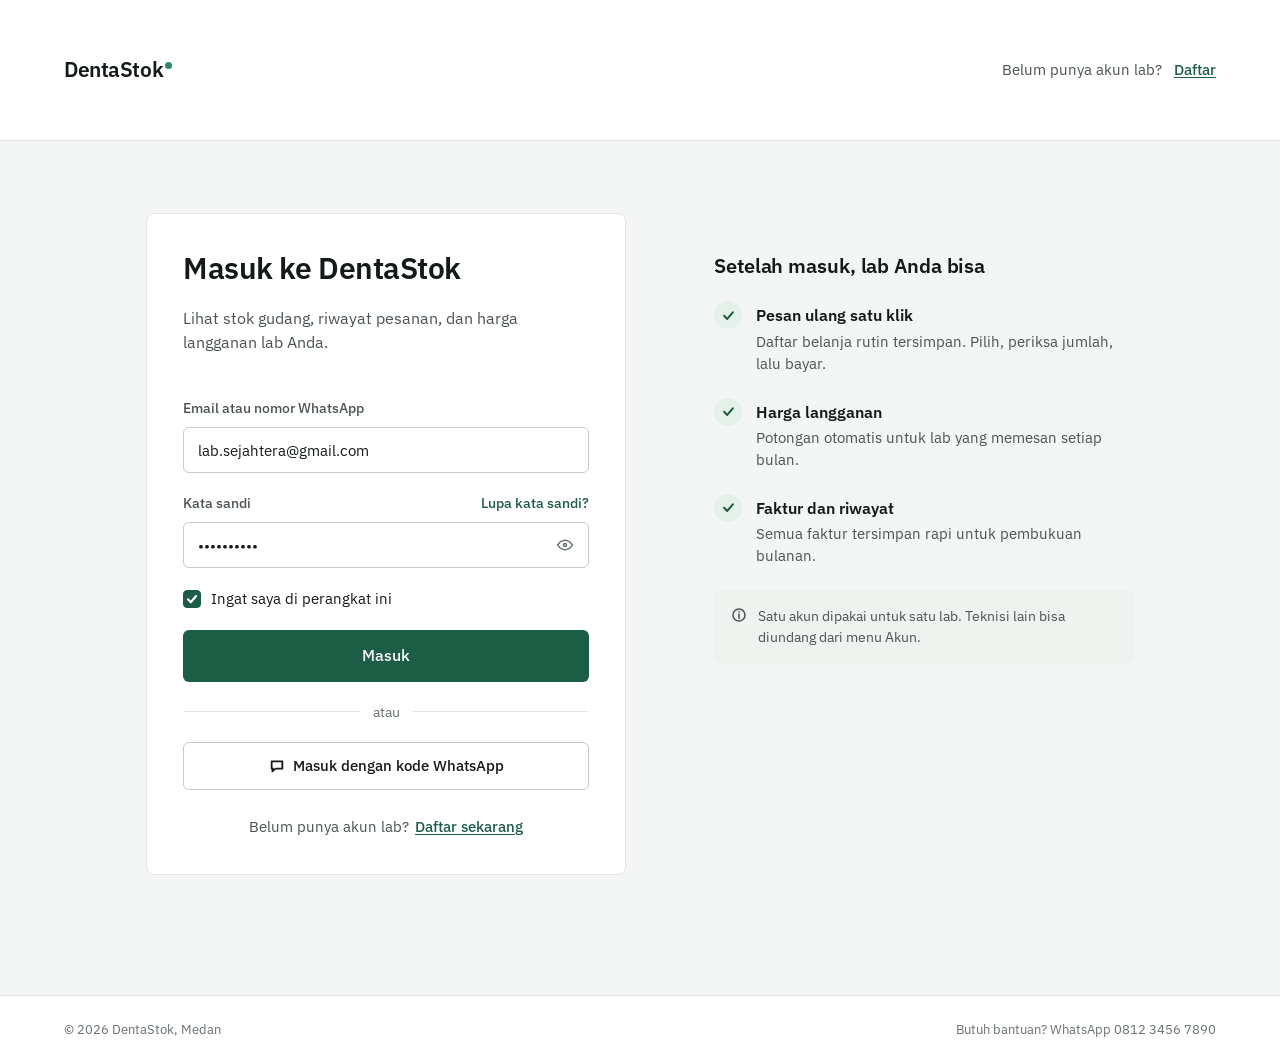
<file: masuk.html>
<!DOCTYPE html>
<html lang="id">
<head>
  <meta charset="utf-8">
  <meta name="viewport" content="width=device-width, initial-scale=1">
  <title>Masuk ke DentaStok</title>
  <meta name="description" content="Masuk ke akun lab DentaStok untuk melihat stok gudang, riwayat pesanan, dan harga langganan lab Anda.">
  <link rel="icon" href="assets/icons/favicon.svg" type="image/svg+xml">
  <link rel="preload" href="assets/fonts/ibm-plex-sans-latin-400-normal.woff2" as="font" type="font/woff2" crossorigin>
  <link rel="preload" href="assets/fonts/ibm-plex-sans-latin-600-normal.woff2" as="font" type="font/woff2" crossorigin>
  <link rel="stylesheet" href="css/style.css">
  <link rel="stylesheet" href="css/auth.css">
  <script src="js/site.js" defer></script>
  <script src="js/auth.js" defer></script>
</head>
<body class="auth-body">
  <header class="auth-bar">
    <div class="wrap">
      <a class="logo" href="index.html" aria-label="DentaStok, beranda">DentaStok<img src="assets/icons/logo-mark.svg" width="7" height="13" alt=""></a>
      <p class="auth-bar__note">Belum punya akun lab?</p>
      <a class="auth-link" href="daftar.html">Daftar</a>
    </div>
  </header>

  <main class="wrap auth">
    <form class="auth-card auth-card--masuk" action="index.html" method="get" data-auth-form data-next="index.html">
      <div class="auth-card__head">
        <h1 class="auth-card__title">Masuk ke DentaStok</h1>
        <p class="auth-card__lead">Lihat stok gudang, riwayat pesanan, dan harga langganan lab Anda.</p>
      </div>

      <div class="field">
        <label class="field__label" for="akun">Email atau nomor WhatsApp</label>
        <div class="input">
          <input id="akun" name="akun" type="text" inputmode="email" autocomplete="username" value="lab.sejahtera@gmail.com" required>
        </div>
      </div>

      <div class="field">
        <div class="field__row">
          <label class="field__label" for="sandi">Kata sandi</label>
          <button class="field__aside" type="button" data-toast="Tautan atur ulang kata sandi dikirim lewat WhatsApp">Lupa kata sandi?</button>
        </div>
        <div class="input">
          <input id="sandi" name="sandi" type="password" autocomplete="current-password" value="labsehat24" required>
          <button class="input__eye" type="button" data-toggle-password="sandi" aria-pressed="false" aria-label="Tampilkan kata sandi"><img src="assets/icons/eye.svg" width="18" height="18" alt=""></button>
        </div>
      </div>

      <label class="check">
        <input type="checkbox" name="ingat" checked>
        <span>Ingat saya di perangkat ini</span>
      </label>

      <button class="btn btn--primary btn--lg btn--block auth-card__submit" type="submit">Masuk</button>

      <div class="auth-divider"><span>atau</span></div>

      <button class="btn btn--secondary btn--block auth-card__alt" type="button" data-toast="Kode 6 angka dikirim ke WhatsApp Anda"><img src="assets/icons/chat.svg" width="16" height="16" alt="">Masuk dengan kode WhatsApp</button>

      <p class="auth-card__switch">Belum punya akun lab? <a class="auth-link" href="daftar.html">Daftar sekarang</a></p>
    </form>

    <section class="auth-aside" aria-labelledby="manfaat">
      <h2 class="auth-aside__title" id="manfaat">Setelah masuk, lab Anda bisa</h2>
      <ul class="auth-list">
        <li>
          <span class="auth-list__mark"><img src="assets/icons/check-green.svg" width="15" height="15" alt=""></span>
          <div class="auth-list__text"><strong>Pesan ulang satu klik</strong><span>Daftar belanja rutin tersimpan. Pilih, periksa jumlah, lalu bayar.</span></div>
        </li>
        <li>
          <span class="auth-list__mark"><img src="assets/icons/check-green.svg" width="15" height="15" alt=""></span>
          <div class="auth-list__text"><strong>Harga langganan</strong><span>Potongan otomatis untuk lab yang memesan setiap bulan.</span></div>
        </li>
        <li>
          <span class="auth-list__mark"><img src="assets/icons/check-green.svg" width="15" height="15" alt=""></span>
          <div class="auth-list__text"><strong>Faktur dan riwayat</strong><span>Semua faktur tersimpan rapi untuk pembukuan bulanan.</span></div>
        </li>
      </ul>
      <p class="auth-note"><img src="assets/icons/info.svg" width="18" height="18" alt="">Satu akun dipakai untuk satu lab. Teknisi lain bisa diundang dari menu Akun.</p>
    </section>
  </main>

  <footer class="auth-foot">
    <div class="wrap">
      <span>© 2026 DentaStok, Medan</span>
      <span>Butuh bantuan? WhatsApp 0812 3456 7890</span>
    </div>
  </footer>
</body>
</html>
</file>
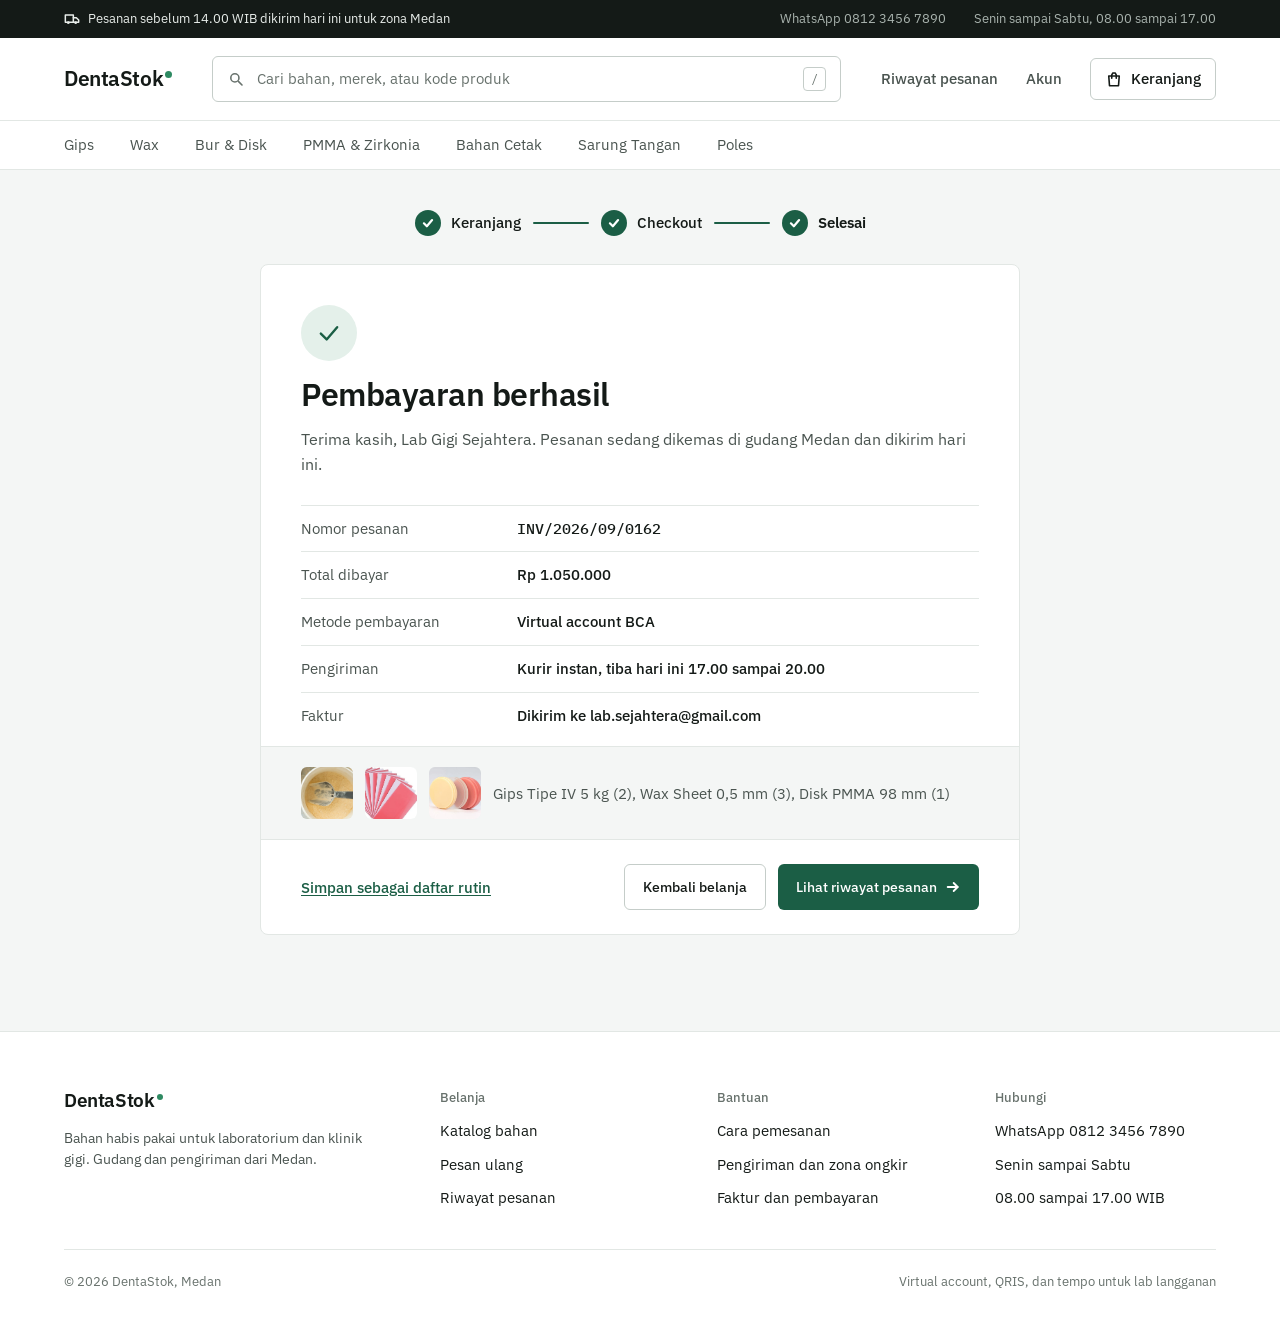
<file: pembayaran-berhasil.html>
<!DOCTYPE html>
<html lang="id">
<head>
  <meta charset="utf-8">
  <meta name="viewport" content="width=device-width, initial-scale=1">
  <title>Pembayaran berhasil: DentaStok</title>
  <meta name="description" content="Pembayaran pesanan DentaStok berhasil. Pesanan sedang dikemas di gudang Medan dan faktur dikirim ke email lab.">
  <link rel="icon" href="assets/icons/favicon.svg" type="image/svg+xml">
  <link rel="preload" href="assets/fonts/ibm-plex-sans-latin-400-normal.woff2" as="font" type="font/woff2" crossorigin>
  <link rel="preload" href="assets/fonts/ibm-plex-sans-latin-600-normal.woff2" as="font" type="font/woff2" crossorigin>
  <link rel="stylesheet" href="css/style.css">
  <link rel="stylesheet" href="css/pembayaran-berhasil.css">
  <script src="js/site.js" defer></script>
  <script src="js/pembayaran-berhasil.js" defer></script>
</head>
<body class="paid">
  <div data-site-header data-cart="0"></div>

  <main class="wrap page done">
    <ol class="steps" aria-label="Langkah checkout">
      <li class="steps__item"><span class="steps__dot"><img src="assets/icons/check-white.svg" width="14" height="14" alt=""></span><span class="steps__label">Keranjang<span class="sr-only">, selesai</span></span></li>
      <li class="steps__line" aria-hidden="true"></li>
      <li class="steps__item"><span class="steps__dot"><img src="assets/icons/check-white.svg" width="14" height="14" alt=""></span><span class="steps__label">Checkout<span class="sr-only">, selesai</span></span></li>
      <li class="steps__line" aria-hidden="true"></li>
      <li class="steps__item is-current" aria-current="step"><span class="steps__dot"><img src="assets/icons/check-white.svg" width="14" height="14" alt=""></span><span class="steps__label">Selesai</span></li>
    </ol>

    <section class="panel receipt" aria-labelledby="berhasil">
      <div class="receipt__head">
        <span class="receipt__badge"><img src="assets/icons/check-green-2.svg" width="28" height="28" alt=""></span>
        <h1 id="berhasil">Pembayaran berhasil</h1>
        <p>Terima kasih, Lab Gigi Sejahtera. Pesanan sedang dikemas di gudang Medan dan dikirim hari ini.</p>
      </div>

      <dl class="receipt__rows">
        <div><dt>Nomor pesanan</dt><dd class="mono">INV/2026/09/0162</dd></div>
        <div><dt>Total dibayar</dt><dd>Rp 1.050.000</dd></div>
        <div><dt>Metode pembayaran</dt><dd>Virtual account BCA</dd></div>
        <div><dt>Pengiriman</dt><dd>Kurir instan, tiba hari ini 17.00 sampai 20.00</dd></div>
        <div><dt>Faktur</dt><dd>Dikirim ke lab.sejahtera@gmail.com</dd></div>
      </dl>

      <div class="receipt__items">
        <div class="receipt__photos">
          <div class="foto"><img src="assets/img/gips.jpg" alt="Gips Tipe IV Die Stone 5 kg" style="left:-88.46%;top:-138.75%;width:192.31%;height:258.56%"></div>
          <div class="foto"><img src="assets/img/wax.jpg" alt="Wax Sheet 0,5 mm" style="left:-48.44%;top:-7.81%;width:156.25%;height:156.25%"></div>
          <div class="foto"><img src="assets/img/pmma.jpg" alt="Disk PMMA 98 mm" style="left:-16.67%;top:0;width:133.33%;height:100%"></div>
        </div>
        <p>Gips Tipe IV 5 kg (2), Wax Sheet 0,5 mm (3), Disk PMMA 98 mm (1)</p>
      </div>

      <div class="receipt__actions">
        <button class="receipt__save" type="button" data-save-list>Simpan sebagai daftar rutin</button>
        <a class="btn btn--secondary receipt__btn" href="index.html">Kembali belanja</a>
        <a class="btn btn--primary receipt__btn" href="riwayat.html">Lihat riwayat pesanan<img src="assets/icons/arrow-white.svg" width="16" height="16" alt=""></a>
      </div>
    </section>
  </main>

  <div data-site-footer></div>
</body>
</html>
</file>
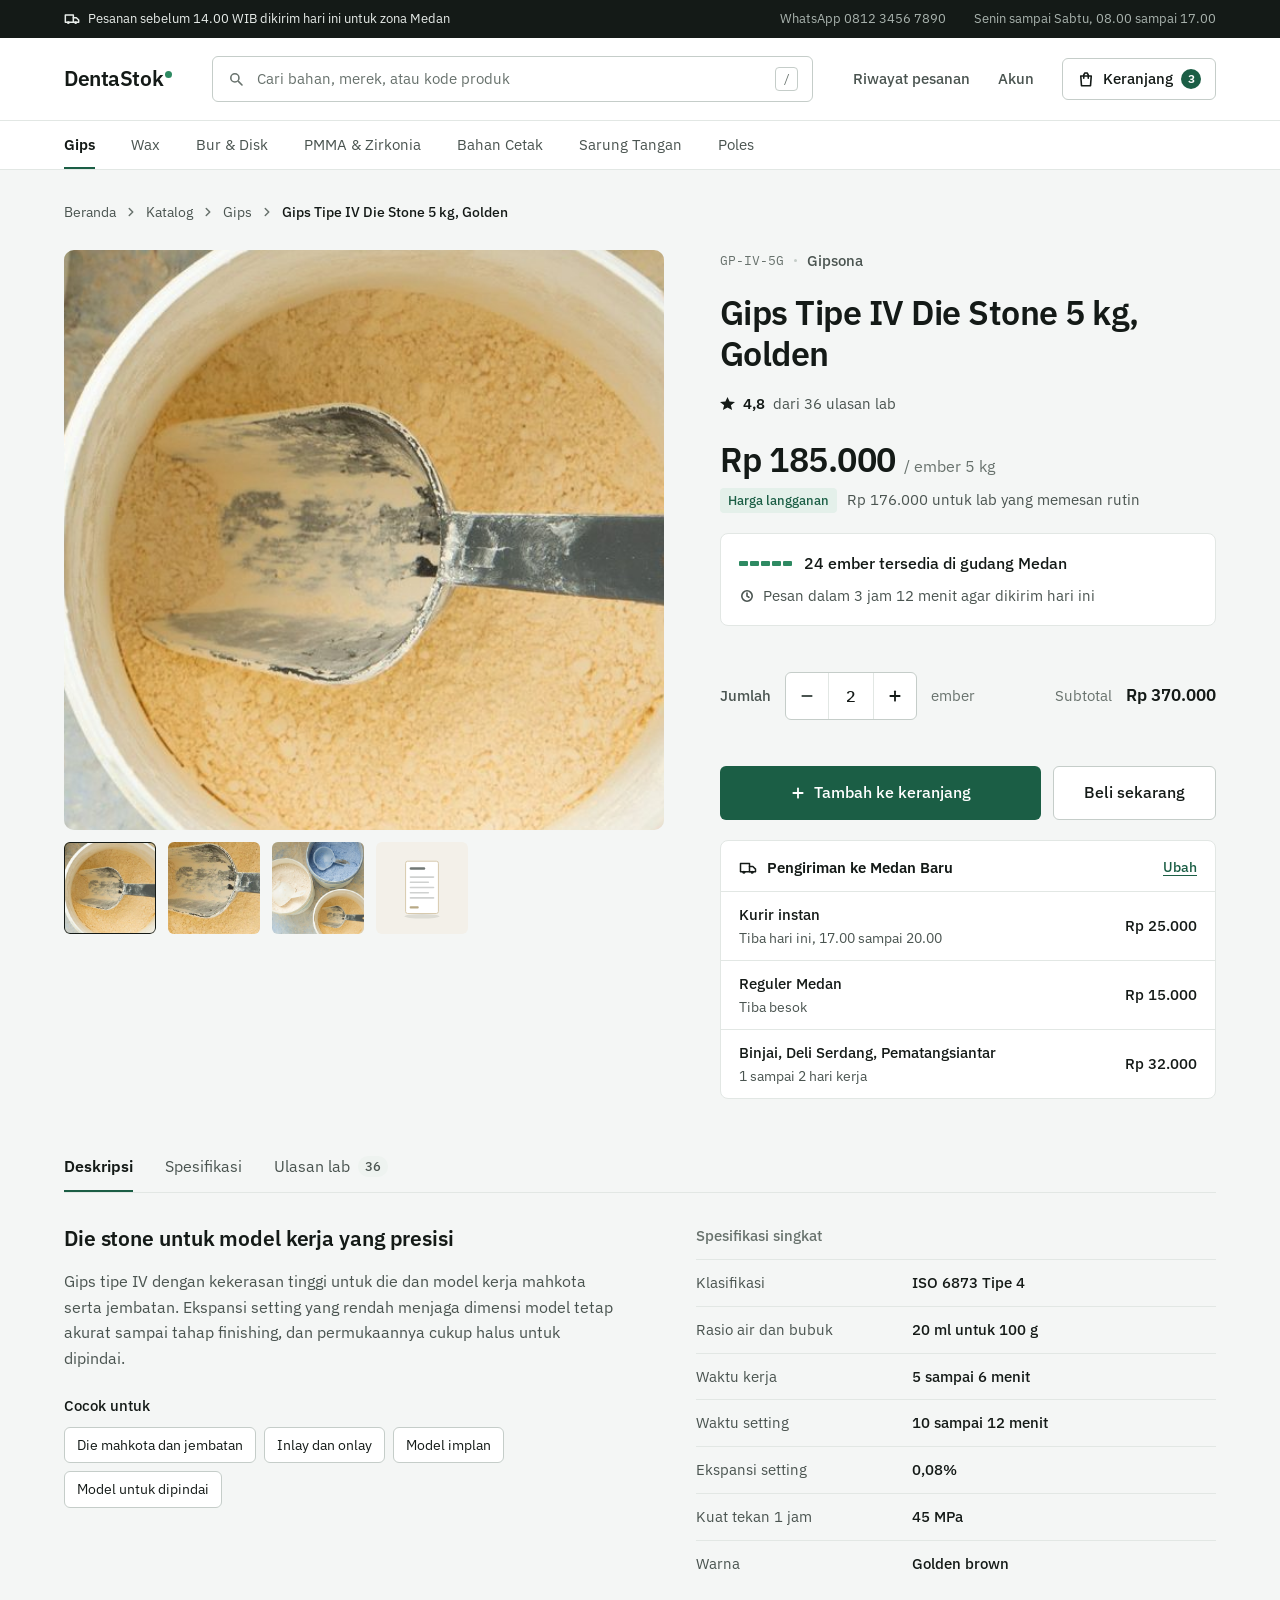
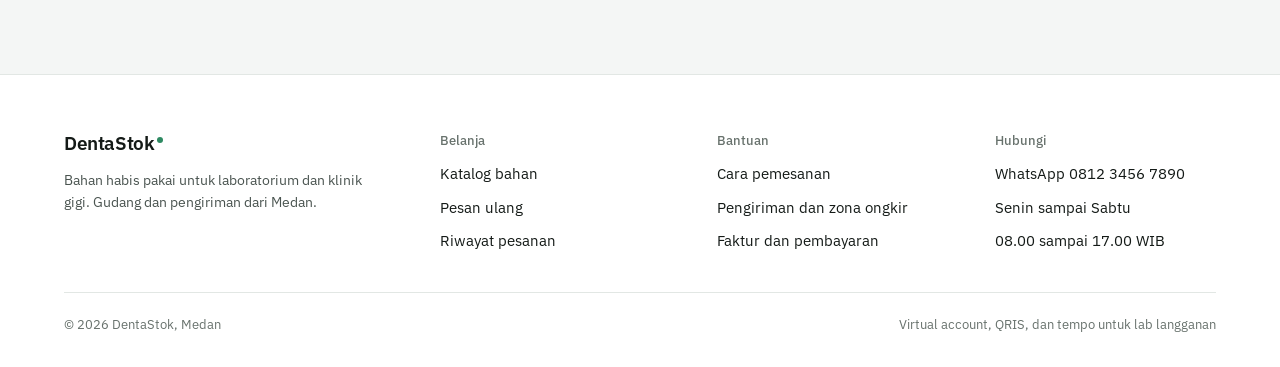
<file: produk.html>
<!DOCTYPE html>
<html lang="id">
<head>
  <meta charset="utf-8">
  <meta name="viewport" content="width=device-width, initial-scale=1">
  <title>Gips Tipe IV Die Stone 5 kg, Golden | DentaStok</title>
  <meta name="description" content="Gips tipe IV Gipsona untuk die dan model kerja mahkota serta jembatan. Rp 185.000 per ember 5 kg, 24 ember tersedia di gudang Medan.">
  <link rel="icon" href="assets/icons/favicon.svg" type="image/svg+xml">
  <link rel="preload" href="assets/fonts/ibm-plex-sans-latin-400-normal.woff2" as="font" type="font/woff2" crossorigin>
  <link rel="preload" href="assets/fonts/ibm-plex-sans-latin-600-normal.woff2" as="font" type="font/woff2" crossorigin>
  <link rel="stylesheet" href="css/style.css">
  <link rel="stylesheet" href="css/produk.css">
  <script src="js/site.js" defer></script>
  <script src="js/produk.js" defer></script>
</head>
<body>
  <div data-site-header data-active="gips" data-cart="3"></div>

  <main class="wrap page produk">
    <nav class="crumbs" aria-label="Breadcrumb">
      <ol>
        <li><a href="index.html">Beranda</a></li>
        <li><img src="assets/icons/chev-right.svg" width="14" height="14" alt=""><a href="katalog.html">Katalog</a></li>
        <li><img src="assets/icons/chev-right.svg" width="14" height="14" alt=""><a href="katalog.html">Gips</a></li>
        <li><img src="assets/icons/chev-right.svg" width="14" height="14" alt=""><span aria-current="page">Gips Tipe IV Die Stone 5 kg, Golden</span></li>
      </ol>
    </nav>

    <div class="detail">
      <section class="gallery" aria-label="Foto produk">
        <div class="foto gallery__main" data-gallery-main>
          <img class="gallery__photo" src="assets/img/gips.jpg" alt="Gips Tipe IV Die Stone 5 kg, Golden" style="left:-88.46%;top:-145.26%;width:192.31%;height:267.48%" data-gallery-photo>
          <img class="gallery__doc" src="assets/icons/ilustrasi-doc.svg" width="78" height="78" alt="Ilustrasi lembar spesifikasi produk" data-gallery-doc hidden>
        </div>
        <div class="gallery__thumbs">
          <button class="foto gallery__thumb is-active" type="button" aria-pressed="true" aria-label="Lihat foto 1"
            data-crop="left:-88.46%;top:-145.26%;width:192.31%;height:267.48%">
            <img src="assets/img/gips.jpg" alt="" style="left:-88.46%;top:-138.75%;width:192.31%;height:258.56%">
          </button>
          <button class="foto gallery__thumb" type="button" aria-pressed="false" aria-label="Lihat foto 2"
            data-crop="left:-190%;top:-297.8%;width:333.33%;height:463.74%">
            <img src="assets/img/gips.jpg" alt="" style="left:-190%;top:-286.13%;width:333.33%;height:448.18%">
          </button>
          <button class="foto gallery__thumb" type="button" aria-pressed="false" aria-label="Lihat foto 3"
            data-crop="left:0;top:-19.57%;width:100%;height:139.12%">
            <img src="assets/img/gips.jpg" alt="" style="left:0;top:-17.23%;width:100%;height:134.45%">
          </button>
          <button class="foto gallery__thumb gallery__thumb--doc" type="button" aria-pressed="false" aria-label="Lihat lembar spesifikasi" data-doc>
            <img src="assets/icons/ilustrasi-doc.svg" width="78" height="78" alt="">
          </button>
        </div>
      </section>

      <div class="info">
        <div class="info__meta"><span class="mono">GP-IV-5G</span><span class="dot"></span><span>Gipsona</span></div>
        <h1 class="info__title">Gips Tipe IV Die Stone 5 kg, Golden</h1>
        <div class="info__rating">
          <span class="info__star"><img src="assets/icons/star.svg" width="14.27" height="13.57" alt=""></span>
          <strong>4,8</strong><span>dari 36 ulasan lab</span>
        </div>

        <div class="info__price">
          <div class="info__price-main"><strong>Rp 185.000</strong><span>/ ember 5 kg</span></div>
          <div class="info__price-sub"><span class="badge">Harga langganan</span><span>Rp 176.000 untuk lab yang memesan rutin</span></div>
        </div>

        <div class="info__stock">
          <div class="info__stock-row"><span class="meter" data-level="ok" aria-hidden="true"><i class="on"></i><i class="on"></i><i class="on"></i><i class="on"></i><i class="on"></i></span><strong>24 ember tersedia di gudang Medan</strong></div>
          <div class="info__stock-row info__stock-row--time"><img src="assets/icons/clock.svg" width="16" height="16" alt=""><span>Pesan dalam 3 jam 12 menit agar dikirim hari ini</span></div>
        </div>

        <div class="qty" data-price="185000">
          <label class="qty__label" for="jumlah">Jumlah</label>
          <div class="stepper">
            <button class="stepper__btn" type="button" aria-label="Kurangi jumlah" data-step="-1"><img src="assets/icons/minus.svg" width="16" height="16" alt=""></button>
            <input class="stepper__input mono" id="jumlah" name="jumlah" type="number" inputmode="numeric" min="1" max="24" value="2" data-qty>
            <button class="stepper__btn" type="button" aria-label="Tambah jumlah" data-step="1"><img src="assets/icons/plus.svg" width="16" height="16" alt=""></button>
          </div>
          <span class="qty__unit">ember</span>
          <span class="qty__spacer"></span>
          <span class="qty__total"><span>Subtotal</span><output for="jumlah" aria-live="polite" data-subtotal>Rp 370.000</output></span>
        </div>

        <div class="info__actions">
          <button class="btn btn--primary info__add" type="button" data-add-qty="Gips Tipe IV Die Stone 5 kg, Golden"><img src="assets/icons/plus-white.svg" width="16" height="16" alt="">Tambah ke keranjang</button>
          <a class="btn btn--secondary info__buy" href="checkout.html">Beli sekarang</a>
        </div>

        <section class="panel ship" aria-labelledby="kirim-title">
          <div class="ship__head">
            <img src="assets/icons/truck-ink.svg" width="18" height="18" alt="">
            <h2 id="kirim-title">Pengiriman ke Medan Baru</h2>
            <a href="checkout.html">Ubah</a>
          </div>
          <ul class="ship__list">
            <li><span class="ship__name"><strong>Kurir instan</strong><span>Tiba hari ini, 17.00 sampai 20.00</span></span><span class="ship__cost">Rp 25.000</span></li>
            <li><span class="ship__name"><strong>Reguler Medan</strong><span>Tiba besok</span></span><span class="ship__cost">Rp 15.000</span></li>
            <li><span class="ship__name"><strong>Binjai, Deli Serdang, Pematangsiantar</strong><span>1 sampai 2 hari kerja</span></span><span class="ship__cost">Rp 32.000</span></li>
          </ul>
        </section>
      </div>
    </div>

    <section class="tabs" aria-label="Informasi produk">
      <div class="tabs__list" role="tablist" aria-label="Informasi produk">
        <button class="tabs__tab" type="button" role="tab" id="tab-deskripsi" aria-selected="true" aria-controls="panel-deskripsi">Deskripsi</button>
        <button class="tabs__tab" type="button" role="tab" id="tab-spesifikasi" aria-selected="false" aria-controls="panel-spesifikasi" tabindex="-1">Spesifikasi</button>
        <button class="tabs__tab" type="button" role="tab" id="tab-ulasan" aria-selected="false" aria-controls="panel-ulasan" tabindex="-1">Ulasan lab<span class="tabs__count">36</span></button>
      </div>

      <div class="tabs__panel desc" role="tabpanel" id="panel-deskripsi" aria-labelledby="tab-deskripsi">
        <div class="desc__text">
          <h2>Die stone untuk model kerja yang presisi</h2>
          <p>Gips tipe IV dengan kekerasan tinggi untuk die dan model kerja mahkota serta jembatan. Ekspansi setting yang rendah menjaga dimensi model tetap akurat sampai tahap finishing, dan permukaannya cukup halus untuk dipindai.</p>
          <div class="desc__uses">
            <h3>Cocok untuk</h3>
            <ul class="chips">
              <li>Die mahkota dan jembatan</li>
              <li>Inlay dan onlay</li>
              <li>Model implan</li>
              <li>Model untuk dipindai</li>
            </ul>
          </div>
        </div>
        <div class="spec spec--short">
          <h3 class="spec__title">Spesifikasi singkat</h3>
          <dl>
            <div><dt>Klasifikasi</dt><dd>ISO 6873 Tipe 4</dd></div>
            <div><dt>Rasio air dan bubuk</dt><dd>20 ml untuk 100 g</dd></div>
            <div><dt>Waktu kerja</dt><dd>5 sampai 6 menit</dd></div>
            <div><dt>Waktu setting</dt><dd>10 sampai 12 menit</dd></div>
            <div><dt>Ekspansi setting</dt><dd>0,08%</dd></div>
            <div><dt>Kuat tekan 1 jam</dt><dd>45 MPa</dd></div>
            <div><dt>Warna</dt><dd>Golden brown</dd></div>
          </dl>
        </div>
      </div>

      <div class="tabs__panel" role="tabpanel" id="panel-spesifikasi" aria-labelledby="tab-spesifikasi" hidden>
        <div class="spec spec--full">
          <h2 class="spec__title">Spesifikasi lengkap</h2>
          <dl>
            <div><dt>Kode produk</dt><dd class="mono">GP-IV-5G</dd></div>
            <div><dt>Merek</dt><dd>Gipsona</dd></div>
            <div><dt>Kemasan</dt><dd>Ember 5 kg</dd></div>
            <div><dt>Klasifikasi</dt><dd>ISO 6873 Tipe 4</dd></div>
            <div><dt>Rasio air dan bubuk</dt><dd>20 ml untuk 100 g</dd></div>
            <div><dt>Waktu kerja</dt><dd>5 sampai 6 menit</dd></div>
            <div><dt>Waktu setting</dt><dd>10 sampai 12 menit</dd></div>
            <div><dt>Ekspansi setting</dt><dd>0,08%</dd></div>
            <div><dt>Kuat tekan 1 jam</dt><dd>45 MPa</dd></div>
            <div><dt>Warna</dt><dd>Golden brown</dd></div>
          </dl>
        </div>
      </div>

      <div class="tabs__panel reviews" role="tabpanel" id="panel-ulasan" aria-labelledby="tab-ulasan" hidden>
        <div class="reviews__summary">
          <div class="reviews__score"><img src="assets/icons/star.svg" width="14.27" height="13.57" alt=""><strong>4,8</strong><span>dari 36 ulasan lab</span></div>
          <a class="btn btn--secondary" href="ulasan.html">Tulis ulasan</a>
        </div>
        <ul class="reviews__list">
          <li>
            <div class="reviews__who"><strong>Lab Gigi Sejahtera</strong><span>Medan</span></div>
            <p>Hasil die keras dan tajam, cocok untuk dipindai. Pengiriman tiba di hari yang sama.</p>
          </li>
          <li>
            <div class="reviews__who"><strong>Lab Dental Prima</strong><span>Binjai</span></div>
            <p>Waktu kerja cukup panjang untuk menuang beberapa cetakan sekaligus.</p>
          </li>
        </ul>
      </div>
    </section>
  </main>

  <div data-site-footer></div>
</body>
</html>
</file>
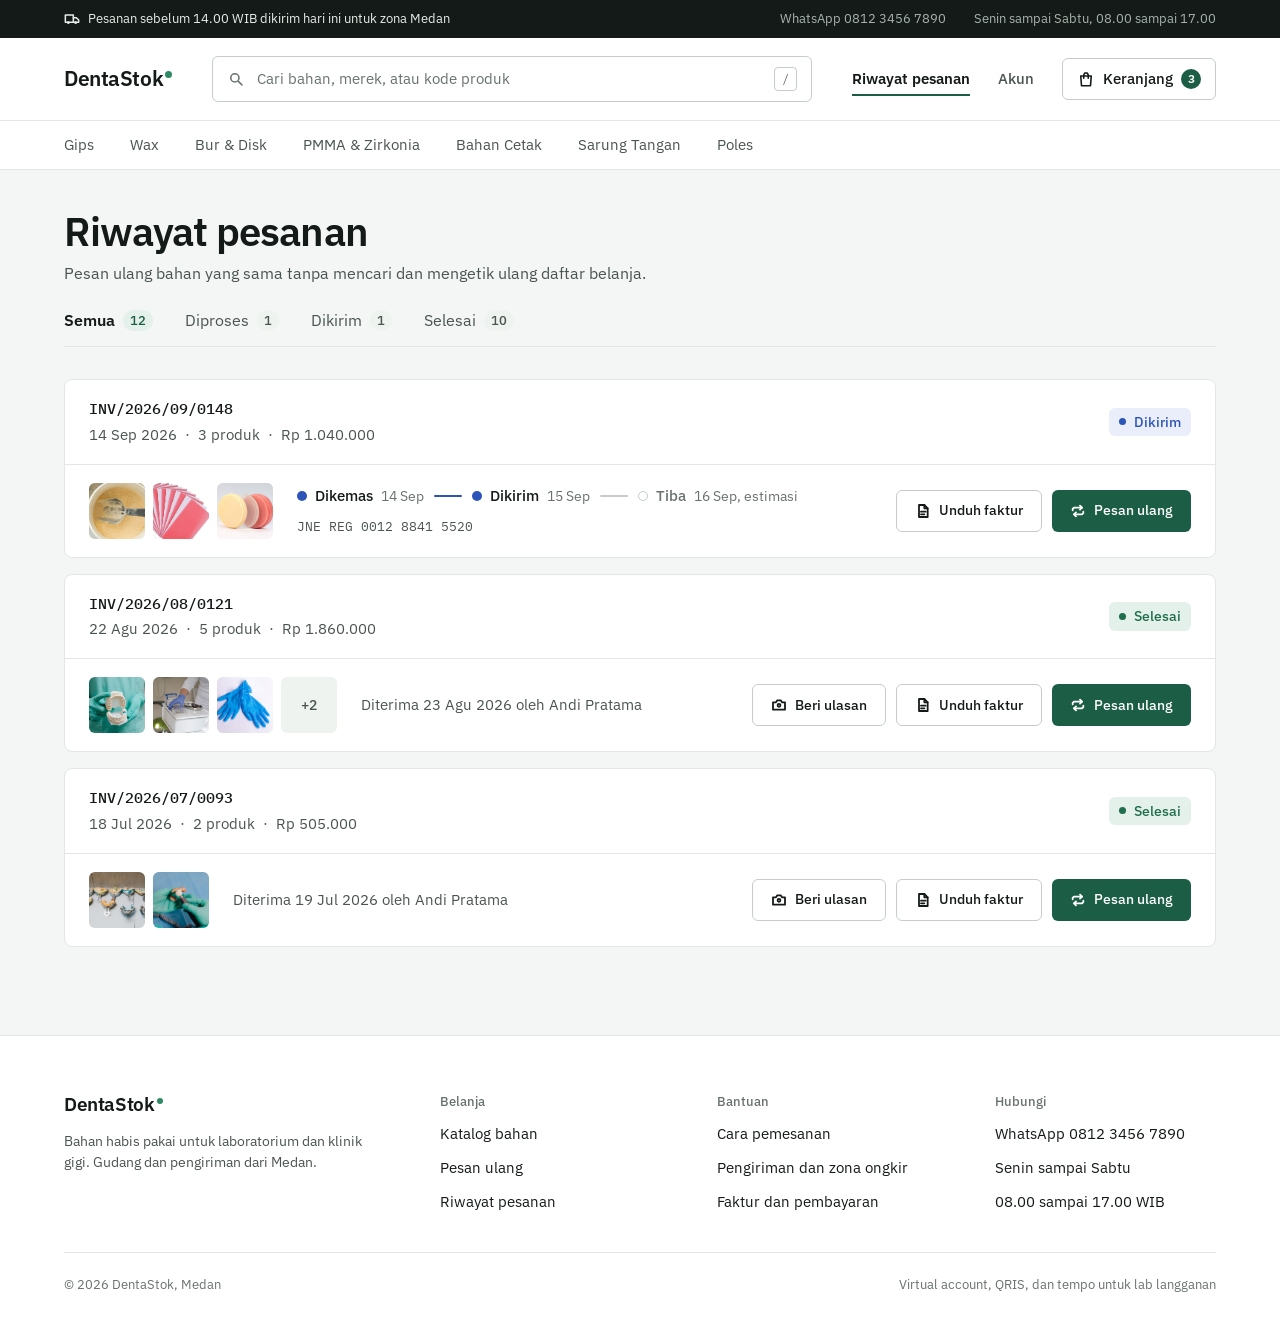
<file: riwayat.html>
<!DOCTYPE html>
<html lang="id">
<head>
  <meta charset="utf-8">
  <meta name="viewport" content="width=device-width, initial-scale=1">
  <title>Riwayat pesanan: DentaStok</title>
  <meta name="description" content="Riwayat pesanan lab Anda di DentaStok. Lacak pengiriman, unduh faktur, dan pesan ulang bahan yang sama dengan satu klik.">
  <link rel="icon" href="assets/icons/favicon.svg" type="image/svg+xml">
  <link rel="preload" href="assets/fonts/ibm-plex-sans-latin-400-normal.woff2" as="font" type="font/woff2" crossorigin>
  <link rel="preload" href="assets/fonts/ibm-plex-sans-latin-600-normal.woff2" as="font" type="font/woff2" crossorigin>
  <link rel="stylesheet" href="css/style.css">
  <link rel="stylesheet" href="css/riwayat.css">
  <script src="js/site.js" defer></script>
  <script src="js/riwayat.js" defer></script>
</head>
<body>
  <div data-site-header data-cart="3"></div>

  <main class="wrap page history">
    <div class="history__head">
      <h1 class="history__title">Riwayat pesanan</h1>
      <p class="history__lead">Pesan ulang bahan yang sama tanpa mencari dan mengetik ulang daftar belanja.</p>
    </div>

    <div class="tabs" role="tablist" aria-label="Status pesanan">
      <button class="tab is-active" type="button" role="tab" id="tab-semua" aria-selected="true" aria-controls="daftar-pesanan" data-filter="semua">
        <span class="tab__label">Semua<span class="tab__count">12</span></span>
      </button>
      <button class="tab" type="button" role="tab" id="tab-diproses" aria-selected="false" aria-controls="daftar-pesanan" data-filter="diproses" tabindex="-1">
        <span class="tab__label">Diproses<span class="tab__count">1</span></span>
      </button>
      <button class="tab" type="button" role="tab" id="tab-dikirim" aria-selected="false" aria-controls="daftar-pesanan" data-filter="dikirim" tabindex="-1">
        <span class="tab__label">Dikirim<span class="tab__count">1</span></span>
      </button>
      <button class="tab" type="button" role="tab" id="tab-selesai" aria-selected="false" aria-controls="daftar-pesanan" data-filter="selesai" tabindex="-1">
        <span class="tab__label">Selesai<span class="tab__count">10</span></span>
      </button>
    </div>

    <div class="orders" id="daftar-pesanan" role="tabpanel" aria-labelledby="tab-semua">
      <article class="panel order" data-status="dikirim" aria-labelledby="inv-0148">
        <div class="order__head">
          <div class="order__id">
            <h2 class="mono" id="inv-0148">INV/2026/09/0148</h2>
            <p>14 Sep 2026  ·  3 produk  ·  Rp&nbsp;1.040.000</p>
          </div>
          <span class="status status--sent">Dikirim</span>
        </div>
        <div class="order__body">
          <div class="order__items">
            <div class="foto"><img src="assets/img/gips.jpg" alt="Gips Tipe IV Die Stone" style="left:-88.46%;top:-138.75%;width:192.31%;height:258.56%"></div>
            <div class="foto"><img src="assets/img/wax.jpg" alt="Wax Sheet 0,5 mm" style="left:-48.44%;top:-7.81%;width:156.25%;height:156.25%"></div>
            <div class="foto"><img src="assets/img/pmma.jpg" alt="Disk PMMA 98 mm" style="left:-16.67%;top:0;width:133.33%;height:100%"></div>
          </div>
          <div class="track">
            <ol class="track__steps" aria-label="Status pengiriman">
              <li class="is-done"><strong>Dikemas</strong><span>14 Sep</span></li>
              <li class="is-done"><strong>Dikirim</strong><span>15 Sep</span></li>
              <li><strong>Tiba</strong><span>16 Sep, estimasi</span></li>
            </ol>
            <p class="track__resi mono">JNE REG 0012 8841 5520</p>
          </div>
          <div class="order__actions">
            <button class="btn btn--secondary" type="button" data-invoice="INV/2026/09/0148"><img src="assets/icons/doc.svg" width="16" height="16" alt="">Unduh faktur</button>
            <a class="btn btn--primary" href="keranjang.html"><img src="assets/icons/repeat.svg" width="16" height="16" alt="">Pesan ulang</a>
          </div>
        </div>
      </article>

      <article class="panel order" data-status="selesai" aria-labelledby="inv-0121">
        <div class="order__head">
          <div class="order__id">
            <h2 class="mono" id="inv-0121">INV/2026/08/0121</h2>
            <p>22 Agu 2026  ·  5 produk  ·  Rp&nbsp;1.860.000</p>
          </div>
          <span class="status status--done">Selesai</span>
        </div>
        <div class="order__body">
          <div class="order__items">
            <div class="foto"><img src="assets/img/model-gips.jpg" alt="Gips Tipe III Dental Stone" style="left:-33.33%;top:-0.01%;width:166.67%;height:111.12%"></div>
            <div class="foto"><img src="assets/img/bur.jpg" alt="Bur Diamond Set" style="left:-41.67%;top:0;width:166.67%;height:111.12%"></div>
            <div class="foto"><img src="assets/img/sarung-tangan.jpg" alt="Sarung Tangan Nitril" style="left:-24.99%;top:0;width:149.98%;height:100%"></div>
            <span class="order__more" aria-label="2 produk lain">+2</span>
          </div>
          <p class="order__note">Diterima 23 Agu 2026 oleh Andi Pratama</p>
          <div class="order__actions">
            <a class="btn btn--secondary" href="ulasan.html"><img src="assets/icons/camera.svg" width="16" height="16" alt="">Beri ulasan</a>
            <button class="btn btn--secondary" type="button" data-invoice="INV/2026/08/0121"><img src="assets/icons/doc.svg" width="16" height="16" alt="">Unduh faktur</button>
            <a class="btn btn--primary" href="keranjang.html"><img src="assets/icons/repeat.svg" width="16" height="16" alt="">Pesan ulang</a>
          </div>
        </div>
      </article>

      <article class="panel order" data-status="selesai" aria-labelledby="inv-0093">
        <div class="order__head">
          <div class="order__id">
            <h2 class="mono" id="inv-0093">INV/2026/07/0093</h2>
            <p>18 Jul 2026  ·  2 produk  ·  Rp&nbsp;505.000</p>
          </div>
          <span class="status status--done">Selesai</span>
        </div>
        <div class="order__body">
          <div class="order__items">
            <div class="foto"><img src="assets/img/alginat.jpg" alt="Alginat Normal Set" style="left:-24.99%;top:0;width:149.98%;height:100%"></div>
            <div class="foto"><img src="assets/img/poles.jpg" alt="Bahan poles" style="left:-17.49%;top:0;width:149.98%;height:100%"></div>
          </div>
          <p class="order__note">Diterima 19 Jul 2026 oleh Andi Pratama</p>
          <div class="order__actions">
            <a class="btn btn--secondary" href="ulasan.html"><img src="assets/icons/camera.svg" width="16" height="16" alt="">Beri ulasan</a>
            <button class="btn btn--secondary" type="button" data-invoice="INV/2026/07/0093"><img src="assets/icons/doc.svg" width="16" height="16" alt="">Unduh faktur</button>
            <a class="btn btn--primary" href="keranjang.html"><img src="assets/icons/repeat.svg" width="16" height="16" alt="">Pesan ulang</a>
          </div>
        </div>
      </article>

      <p class="panel orders__empty" hidden>Belum ada pesanan dengan status ini di daftar terbaru.</p>
    </div>
  </main>

  <div data-site-footer></div>
</body>
</html>
</file>
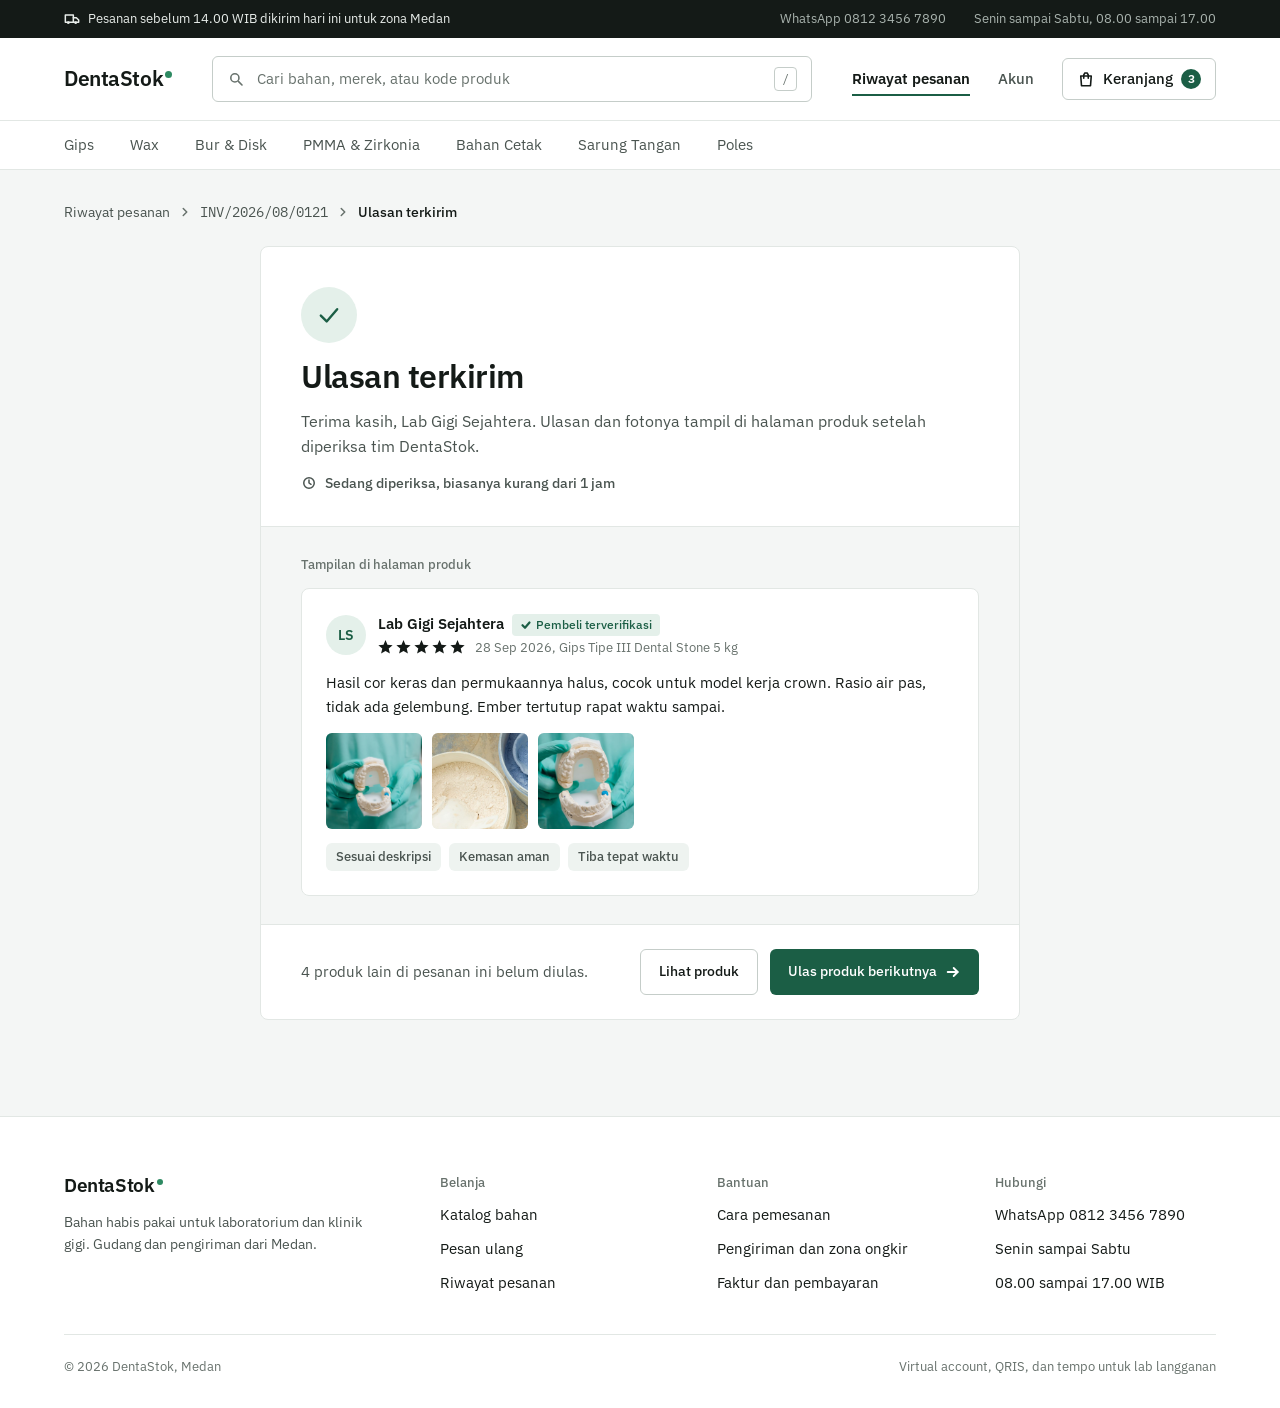
<file: ulasan-terkirim.html>
<!DOCTYPE html>
<html lang="id">
<head>
  <meta charset="utf-8">
  <meta name="viewport" content="width=device-width, initial-scale=1">
  <title>Ulasan terkirim: DentaStok</title>
  <meta name="description" content="Terima kasih, ulasan Anda sudah terkirim dan tampil di halaman produk setelah diperiksa tim DentaStok.">
  <link rel="icon" href="assets/icons/favicon.svg" type="image/svg+xml">
  <link rel="preload" href="assets/fonts/ibm-plex-sans-latin-400-normal.woff2" as="font" type="font/woff2" crossorigin>
  <link rel="preload" href="assets/fonts/ibm-plex-sans-latin-600-normal.woff2" as="font" type="font/woff2" crossorigin>
  <link rel="stylesheet" href="css/style.css">
  <link rel="stylesheet" href="css/ulasan-terkirim.css">
  <script src="js/site.js" defer></script>
</head>
<body>
  <div data-site-header data-cart="3"></div>

  <main class="wrap page sent">
    <nav class="crumbs" aria-label="Jejak navigasi">
      <ol>
        <li><a href="riwayat.html">Riwayat pesanan</a></li>
        <li class="mono">INV/2026/08/0121</li>
        <li aria-current="page">Ulasan terkirim</li>
      </ol>
    </nav>

    <section class="panel sent__panel" aria-labelledby="judul-terkirim">
      <div class="sent__top">
        <span class="sent__mark"><img src="assets/icons/check-green-2.svg" width="28" height="28" alt=""></span>
        <h1 class="sent__title" id="judul-terkirim">Ulasan terkirim</h1>
        <p class="sent__lead">Terima kasih, Lab Gigi Sejahtera. Ulasan dan fotonya tampil di halaman produk setelah diperiksa tim DentaStok.</p>
        <p class="sent__wait" role="status"><img src="assets/icons/clock-2.svg" width="16" height="16" alt="">Sedang diperiksa, biasanya kurang dari 1 jam</p>
      </div>

      <div class="sent__preview">
        <h2 class="sent__preview-label">Tampilan di halaman produk</h2>
        <article class="review-card">
          <div class="review-card__head">
            <span class="review-card__avatar" aria-hidden="true">LS</span>
            <div class="review-card__who">
              <p class="review-card__name"><strong>Lab Gigi Sejahtera</strong><span class="review-card__verified"><img src="assets/icons/check-green-xs.svg" width="12" height="12" alt="">Pembeli terverifikasi</span></p>
              <p class="review-card__meta"><img src="assets/icons/bintang-5-sm.svg" width="87" height="15" alt="Rating 5 dari 5">28 Sep 2026, Gips Tipe III Dental Stone 5 kg</p>
            </div>
          </div>
          <p class="review-card__text">Hasil cor keras dan permukaannya halus, cocok untuk model kerja crown. Rasio air pas, tidak ada gelembung. Ember tertutup rapat waktu sampai.</p>
          <div class="review-card__photos">
            <div class="foto"><img src="assets/img/model-gips.jpg" alt="Foto ulasan 1, model gips hasil cor" style="left:-33.33%;top:-0.01%;width:166.67%;height:111.12%"></div>
            <div class="foto"><img src="assets/img/gips.jpg" alt="Foto ulasan 2, bubuk gips di dalam ember" style="left:-1.92%;top:-48.25%;width:192.31%;height:258.56%"></div>
            <div class="foto"><img src="assets/img/model-gips.jpg" alt="Foto ulasan 3, detail permukaan model" style="left:-75%;top:-33.34%;width:250%;height:166.69%"></div>
          </div>
          <ul class="review-card__tags">
            <li>Sesuai deskripsi</li>
            <li>Kemasan aman</li>
            <li>Tiba tepat waktu</li>
          </ul>
        </article>
      </div>

      <div class="sent__actions">
        <p>4 produk lain di pesanan ini belum diulas.</p>
        <a class="btn btn--secondary" href="produk.html">Lihat produk</a>
        <a class="btn btn--primary" href="ulasan.html">Ulas produk berikutnya<img src="assets/icons/arrow-white.svg" width="16" height="16" alt=""></a>
      </div>
    </section>
  </main>

  <div data-site-footer></div>
</body>
</html>
</file>
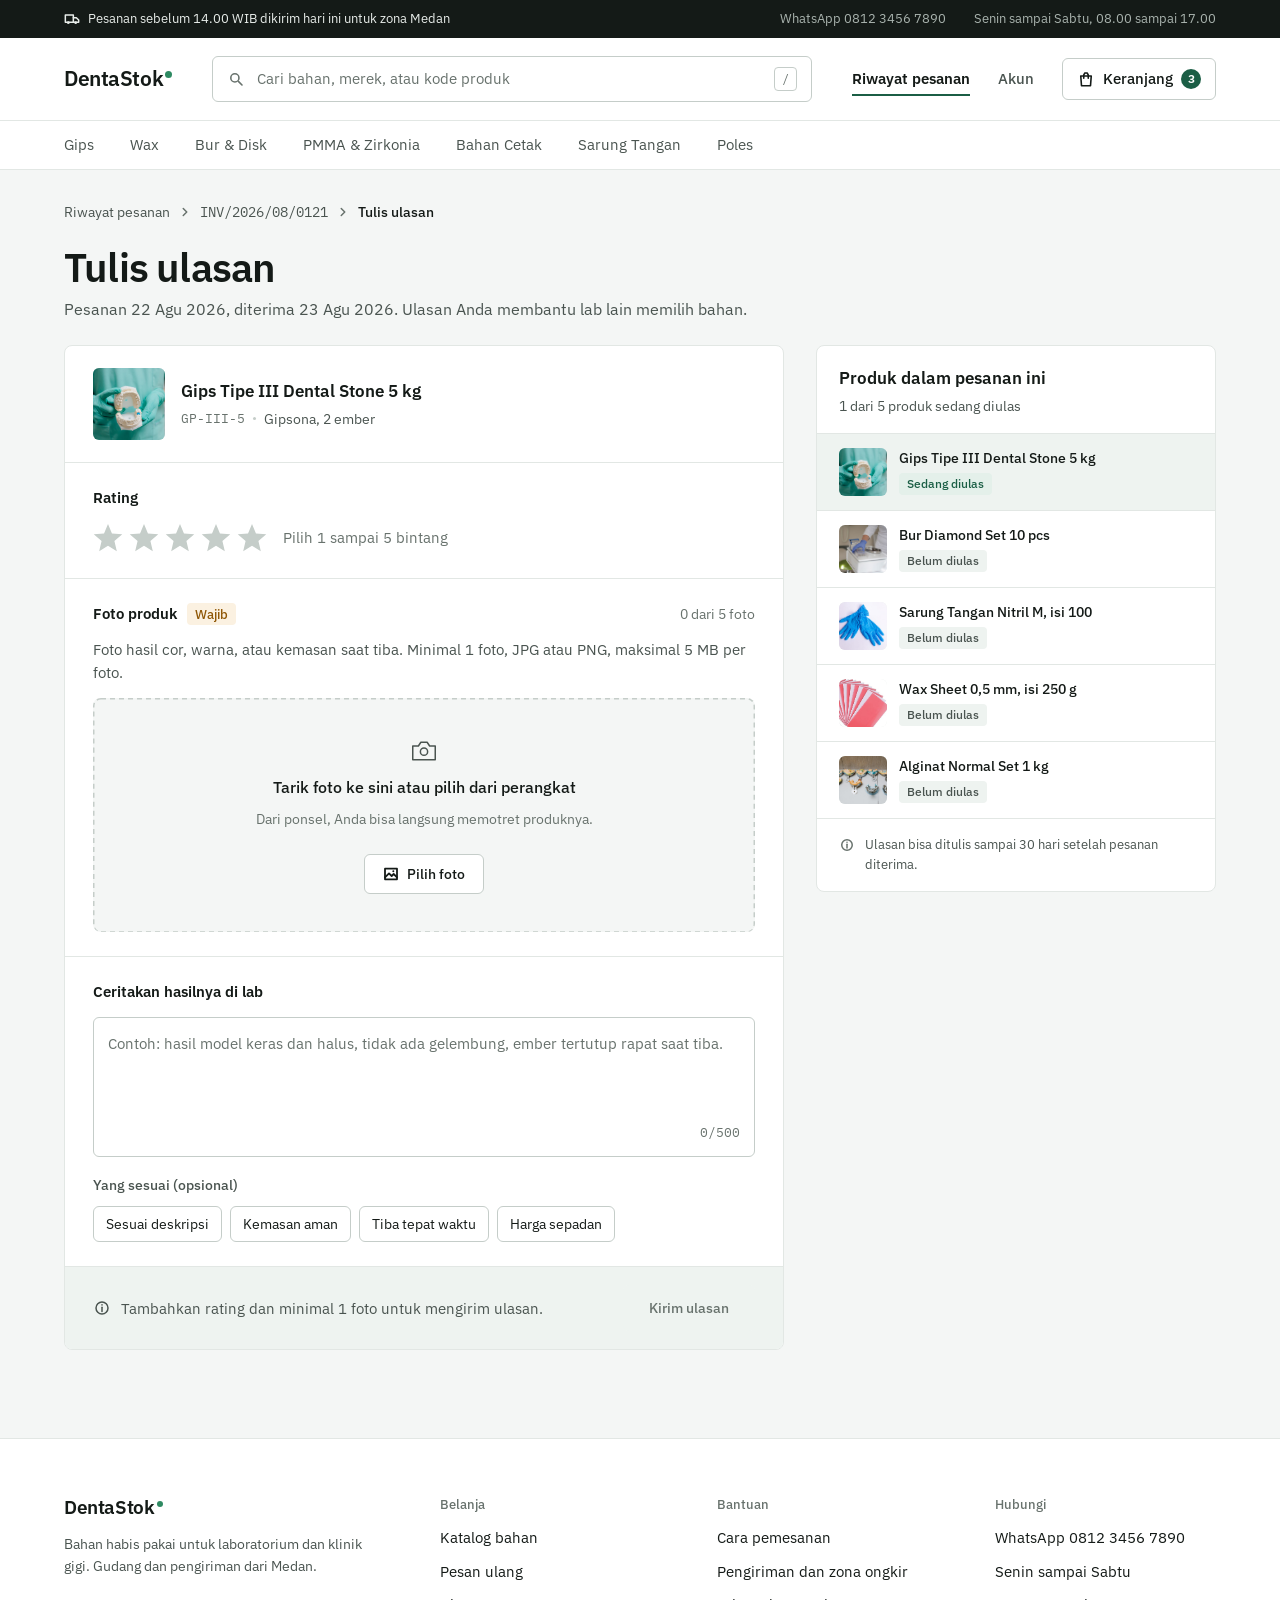
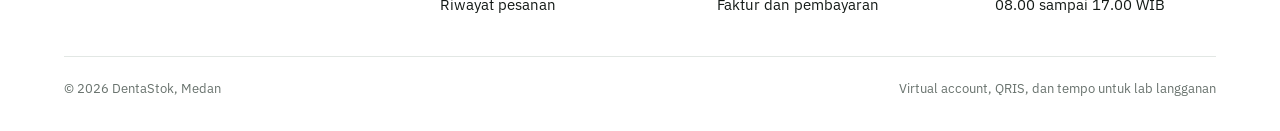
<file: ulasan.html>
<!DOCTYPE html>
<html lang="id">
<head>
  <meta charset="utf-8">
  <meta name="viewport" content="width=device-width, initial-scale=1">
  <title>Tulis ulasan: DentaStok</title>
  <meta name="description" content="Beri rating dan foto untuk bahan yang sudah Anda terima. Ulasan Anda membantu lab lain memilih bahan.">
  <link rel="icon" href="assets/icons/favicon.svg" type="image/svg+xml">
  <link rel="preload" href="assets/fonts/ibm-plex-sans-latin-400-normal.woff2" as="font" type="font/woff2" crossorigin>
  <link rel="preload" href="assets/fonts/ibm-plex-sans-latin-600-normal.woff2" as="font" type="font/woff2" crossorigin>
  <link rel="stylesheet" href="css/style.css">
  <link rel="stylesheet" href="css/ulasan.css">
  <script src="js/site.js" defer></script>
  <script src="js/ulasan.js" defer></script>
</head>
<body>
  <div data-site-header data-cart="3"></div>

  <main class="wrap page review-page">
    <nav class="crumbs" aria-label="Jejak navigasi">
      <ol>
        <li><a href="riwayat.html">Riwayat pesanan</a></li>
        <li class="mono">INV/2026/08/0121</li>
        <li aria-current="page">Tulis ulasan</li>
      </ol>
    </nav>

    <div class="review-page__head">
      <h1 class="review-page__title">Tulis ulasan</h1>
      <p class="review-page__lead">Pesanan 22 Agu 2026, diterima 23 Agu 2026. Ulasan Anda membantu lab lain memilih bahan.</p>
    </div>

    <div class="review-layout">
      <form class="panel review" id="form-ulasan" action="ulasan-terkirim.html" method="get" novalidate>
        <div class="review__product">
          <div class="foto"><img src="assets/img/model-gips.jpg" alt="Gips Tipe III Dental Stone" style="left:-33.33%;top:-0.01%;width:166.67%;height:111.12%"></div>
          <div class="review__product-text">
            <h2>Gips Tipe III Dental Stone 5 kg</h2>
            <p><span class="mono">GP-III-5</span><span class="dot"></span><span>Gipsona, 2 ember</span></p>
          </div>
        </div>

        <fieldset class="field rate">
          <legend class="field__title">Rating</legend>
          <div class="rate__row">
            <div class="stars" data-stars>
              <input class="sr-only" type="radio" name="rating" id="rating-1" value="1"><label for="rating-1"><svg viewBox="0 0 30 30" width="30" height="30" aria-hidden="true"><path d="M15 0L18.9676 9.53913L29.2658 10.3647L21.4196 17.0859L23.8168 27.1353L15 21.75L6.18322 27.1353L8.58037 17.0859L0.734152 10.3647L11.0324 9.53913L15 0Z"/></svg><span class="sr-only">1 bintang, sangat kecewa</span></label>
              <input class="sr-only" type="radio" name="rating" id="rating-2" value="2"><label for="rating-2"><svg viewBox="0 0 30 30" width="30" height="30" aria-hidden="true"><path d="M15 0L18.9676 9.53913L29.2658 10.3647L21.4196 17.0859L23.8168 27.1353L15 21.75L6.18322 27.1353L8.58037 17.0859L0.734152 10.3647L11.0324 9.53913L15 0Z"/></svg><span class="sr-only">2 bintang, kurang puas</span></label>
              <input class="sr-only" type="radio" name="rating" id="rating-3" value="3"><label for="rating-3"><svg viewBox="0 0 30 30" width="30" height="30" aria-hidden="true"><path d="M15 0L18.9676 9.53913L29.2658 10.3647L21.4196 17.0859L23.8168 27.1353L15 21.75L6.18322 27.1353L8.58037 17.0859L0.734152 10.3647L11.0324 9.53913L15 0Z"/></svg><span class="sr-only">3 bintang, cukup</span></label>
              <input class="sr-only" type="radio" name="rating" id="rating-4" value="4"><label for="rating-4"><svg viewBox="0 0 30 30" width="30" height="30" aria-hidden="true"><path d="M15 0L18.9676 9.53913L29.2658 10.3647L21.4196 17.0859L23.8168 27.1353L15 21.75L6.18322 27.1353L8.58037 17.0859L0.734152 10.3647L11.0324 9.53913L15 0Z"/></svg><span class="sr-only">4 bintang, puas</span></label>
              <input class="sr-only" type="radio" name="rating" id="rating-5" value="5"><label for="rating-5"><svg viewBox="0 0 30 30" width="30" height="30" aria-hidden="true"><path d="M15 0L18.9676 9.53913L29.2658 10.3647L21.4196 17.0859L23.8168 27.1353L15 21.75L6.18322 27.1353L8.58037 17.0859L0.734152 10.3647L11.0324 9.53913L15 0Z"/></svg><span class="sr-only">5 bintang, sangat puas</span></label>
            </div>
            <p class="rate__hint" data-rate-hint aria-live="polite">Pilih 1 sampai 5 bintang</p>
          </div>
        </fieldset>

        <div class="field photos">
          <div class="photos__head">
            <div class="photos__label">
              <label class="field__title" for="foto">Foto produk</label>
              <span class="tag-wajib">Wajib</span>
            </div>
            <p class="photos__count" aria-live="polite"><span data-photo-count>0</span> dari 5 foto</p>
          </div>
          <p class="field__desc" id="foto-desc">Foto hasil cor, warna, atau kemasan saat tiba. Minimal 1 foto, JPG atau PNG, maksimal 5 MB per foto.</p>
          <input class="sr-only photos__input" type="file" id="foto" name="foto" accept="image/*" multiple aria-describedby="foto-desc">
          <label class="dropzone" for="foto" data-dropzone>
            <img src="assets/icons/camera-lg.svg" width="30" height="30" alt="">
            <strong>Tarik foto ke sini atau pilih dari perangkat</strong>
            <span>Dari ponsel, Anda bisa langsung memotret produknya.</span>
            <span class="btn btn--secondary dropzone__btn"><img src="assets/icons/image.svg" width="16" height="16" alt="">Pilih foto</span>
          </label>
          <div class="thumbs" data-thumbs hidden>
            <label class="thumbs__add" for="foto" data-dropzone><img src="assets/icons/plus-lg.svg" width="22" height="22" alt="">Tambah foto</label>
          </div>
        </div>

        <div class="field story">
          <label class="field__title" for="isi">Ceritakan hasilnya di lab</label>
          <div class="textbox">
            <textarea id="isi" name="isi" maxlength="500" rows="4" placeholder="Contoh: hasil model keras dan halus, tidak ada gelembung, ember tertutup rapat saat tiba."></textarea>
            <span class="textbox__count mono" data-text-count aria-hidden="true">0/500</span>
          </div>
          <fieldset class="chips">
            <legend>Yang sesuai (opsional)</legend>
            <div class="chips__list">
              <input class="sr-only" type="checkbox" name="label" id="label-deskripsi" value="Sesuai deskripsi"><label for="label-deskripsi"><img src="assets/icons/check-green-3.svg" width="14" height="14" alt="">Sesuai deskripsi</label>
              <input class="sr-only" type="checkbox" name="label" id="label-kemasan" value="Kemasan aman"><label for="label-kemasan"><img src="assets/icons/check-green-3.svg" width="14" height="14" alt="">Kemasan aman</label>
              <input class="sr-only" type="checkbox" name="label" id="label-waktu" value="Tiba tepat waktu"><label for="label-waktu"><img src="assets/icons/check-green-3.svg" width="14" height="14" alt="">Tiba tepat waktu</label>
              <input class="sr-only" type="checkbox" name="label" id="label-harga" value="Harga sepadan"><label for="label-harga"><img src="assets/icons/check-green-3.svg" width="14" height="14" alt="">Harga sepadan</label>
            </div>
          </fieldset>
        </div>

        <div class="submitbar">
          <p class="submitbar__msg" aria-live="polite">
            <img src="assets/icons/info.svg" width="18" height="18" alt="" data-submit-icon>
            <span data-submit-msg>Tambahkan rating dan minimal 1 foto untuk mengirim ulasan.</span>
          </p>
          <button class="btn submitbar__btn" type="submit" disabled>Kirim ulasan</button>
        </div>
      </form>

      <aside class="panel order-items" aria-labelledby="produk-pesanan">
        <div class="order-items__head">
          <h2 id="produk-pesanan">Produk dalam pesanan ini</h2>
          <p>1 dari 5 produk sedang diulas</p>
        </div>
        <ul class="order-items__list">
          <li class="is-current">
            <div class="foto"><img src="assets/img/model-gips.jpg" alt="Gips Tipe III Dental Stone" style="left:-33.33%;top:-0.01%;width:166.67%;height:111.12%"></div>
            <div class="order-items__text"><strong>Gips Tipe III Dental Stone 5 kg</strong><span class="pill pill--on" data-current-status>Sedang diulas</span></div>
          </li>
          <li>
            <div class="foto"><img src="assets/img/bur.jpg" alt="Bur Diamond Set" style="left:-41.67%;top:0;width:166.67%;height:111.12%"></div>
            <div class="order-items__text"><strong>Bur Diamond Set 10 pcs</strong><span class="pill">Belum diulas</span></div>
          </li>
          <li>
            <div class="foto"><img src="assets/img/sarung-tangan.jpg" alt="Sarung Tangan Nitril" style="left:-24.99%;top:0;width:149.98%;height:100%"></div>
            <div class="order-items__text"><strong>Sarung Tangan Nitril M, isi 100</strong><span class="pill">Belum diulas</span></div>
          </li>
          <li>
            <div class="foto"><img src="assets/img/wax.jpg" alt="Wax Sheet 0,5 mm" style="left:-48.44%;top:-7.81%;width:156.25%;height:156.25%"></div>
            <div class="order-items__text"><strong>Wax Sheet 0,5 mm, isi 250 g</strong><span class="pill">Belum diulas</span></div>
          </li>
          <li>
            <div class="foto"><img src="assets/img/alginat.jpg" alt="Alginat Normal Set" style="left:-24.99%;top:0;width:149.98%;height:100%"></div>
            <div class="order-items__text"><strong>Alginat Normal Set 1 kg</strong><span class="pill">Belum diulas</span></div>
          </li>
        </ul>
        <p class="order-items__note"><img src="assets/icons/info-sm.svg" width="16" height="16" alt="">Ulasan bisa ditulis sampai 30 hari setelah pesanan diterima.</p>
      </aside>
    </div>
  </main>

  <div data-site-footer></div>
</body>
</html>
</file>
<file: css/style.css>
/* DentaStok: gaya bersama untuk semua halaman.
   Nilai diambil dari mockup Figma "3. Mockup (High Fidelity)" (frame 1440 px). */

@font-face { font-family: "IBM Plex Sans"; font-weight: 400; font-display: swap; src: url("../assets/fonts/ibm-plex-sans-latin-400-normal.woff2") format("woff2"); }
@font-face { font-family: "IBM Plex Sans"; font-weight: 500; font-display: swap; src: url("../assets/fonts/ibm-plex-sans-latin-500-normal.woff2") format("woff2"); }
@font-face { font-family: "IBM Plex Sans"; font-weight: 600; font-display: swap; src: url("../assets/fonts/ibm-plex-sans-latin-600-normal.woff2") format("woff2"); }
@font-face { font-family: "IBM Plex Mono"; font-weight: 400; font-display: swap; src: url("../assets/fonts/ibm-plex-mono-latin-400-normal.woff2") format("woff2"); }
@font-face { font-family: "IBM Plex Mono"; font-weight: 500; font-display: swap; src: url("../assets/fonts/ibm-plex-mono-latin-500-normal.woff2") format("woff2"); }
@font-face { font-family: "IBM Plex Mono"; font-weight: 600; font-display: swap; src: url("../assets/fonts/ibm-plex-mono-latin-600-normal.woff2") format("woff2"); }

:root {
  --ink: #141a17;        /* teks utama */
  --ink-2: #4a5450;      /* teks sekunder */
  --muted: #68726d;      /* teks redup, placeholder */
  --line: #e2e7e4;       /* garis pemisah */
  --line-strong: #c5cdc9;/* garis input dan tombol sekunder */
  --canvas: #f4f6f5;     /* latar halaman */
  --surface: #ffffff;
  --tint: #eef3f0;       /* latar hijau sangat muda */
  --brand: #1b5e45;      /* hijau DentaStok, hanya untuk aksi */
  --ok: #2e8a62;         /* stok tersedia */
  --warn: #d08a1a;       /* stok menipis (meter) */
  --warn-ink: #8f5706;   /* stok menipis (teks) */
  --danger: #a93a28;     /* habis */
  --topbar: #141a17;
  --topbar-ink: #e8edea;
  --topbar-muted: #a9b3ae;
  --radius: 8px;
  --radius-sm: 6px;
  --pad-x: 64px;
  --sans: "IBM Plex Sans", system-ui, -apple-system, "Segoe UI", sans-serif;
  --mono: "IBM Plex Mono", ui-monospace, "SFMono-Regular", Menlo, monospace;
}

*, *::before, *::after { box-sizing: border-box; }
html { -webkit-text-size-adjust: 100%; }
body { margin: 0; background: var(--canvas); color: var(--ink); font-family: var(--sans); font-size: 14.5px; line-height: 1.5; -webkit-font-smoothing: antialiased; }
img { display: block; }
a { color: inherit; text-decoration: none; }
button, input, select, textarea { font: inherit; color: inherit; }
button { cursor: pointer; background: none; border: 0; padding: 0; }
p, h1, h2, h3, h4 { margin: 0; }
.mono { font-family: var(--mono); }
a:focus-visible, button:focus-visible, [tabindex]:focus-visible, summary:focus-visible, input[type=checkbox]:focus-visible, input[type=radio]:focus-visible { outline: 2px solid var(--brand); outline-offset: 2px; }
.sr-only { position: absolute; width: 1px; height: 1px; overflow: hidden; clip: rect(0 0 0 0); white-space: nowrap; }

/* ---------- Kerangka ---------- */
.wrap { width: 100%; max-width: 1440px; margin: 0 auto; padding-left: var(--pad-x); padding-right: var(--pad-x); }
.page { padding-top: 56px; padding-bottom: 88px; }

/* ---------- Header ---------- */
.topbar { background: var(--topbar); color: var(--topbar-ink); font-size: 13px; }
.topbar .wrap { height: 38px; display: flex; align-items: center; justify-content: space-between; gap: 16px; }
.topbar__left { display: flex; align-items: center; gap: 8px; white-space: nowrap; }
.topbar__right { display: flex; gap: 28px; color: var(--topbar-muted); white-space: nowrap; }

.mainbar { background: var(--surface); }
.mainbar .wrap { display: flex; align-items: center; gap: 40px; padding-top: 18px; padding-bottom: 18px; }
.logo { display: inline-flex; align-items: flex-start; gap: 2px; font-weight: 600; font-size: 21px; line-height: 1.32; letter-spacing: -0.42px; color: var(--ink); white-space: nowrap; }
.logo img { width: 7px; height: 13px; }
.logo--sm { font-size: 19px; letter-spacing: -0.38px; }
.logo--sm img { width: 6px; height: 12px; }

.search { flex: 1 1 0; min-width: 0; height: 46px; display: flex; align-items: center; gap: 10px; padding: 0 14px; background: var(--surface); border: 1px solid var(--line-strong); border-radius: var(--radius-sm); }
.search img { width: 18px; height: 18px; flex: none; }
.search input { flex: 1; min-width: 0; border: 0; outline: 0; background: transparent; font-size: 14.5px; color: var(--ink); }
.search input::placeholder { color: var(--muted); opacity: 1; }
.search:focus-within { border-color: var(--brand); box-shadow: 0 0 0 3px rgba(27, 94, 69, .12); }
.kbd { font-family: var(--mono); font-size: 12px; color: var(--muted); border: 1px solid var(--line-strong); border-radius: 4px; padding: 2px 7px; line-height: 1.5; }

.mainbar__links { display: flex; align-items: center; gap: 28px; }
.mainbar__link { font-weight: 500; color: var(--ink-2); white-space: nowrap; }
.mainbar__link:hover { color: var(--ink); }
.cart-btn { display: inline-flex; align-items: center; gap: 8px; height: 42px; padding: 0 14px; border: 1px solid var(--line-strong); border-radius: var(--radius-sm); background: var(--surface); font-weight: 500; color: var(--ink); white-space: nowrap; }
.cart-btn img { width: 18px; height: 18px; }
.cart-btn__count { min-width: 20px; height: 20px; padding: 0 5px; border-radius: 10px; background: var(--brand); color: #fff; font-size: 11.5px; font-weight: 600; display: inline-flex; align-items: center; justify-content: center; }
.cart-btn:hover { border-color: var(--ink-2); }

.catnav { background: var(--surface); border-top: 1px solid var(--line); border-bottom: 1px solid var(--line); }
.catnav .wrap { display: flex; align-items: flex-end; gap: 36px; overflow-x: auto; scrollbar-width: none; }
.catnav .wrap::-webkit-scrollbar { display: none; }
.catnav a { display: flex; flex-direction: column; gap: 11px; padding-top: 13px; color: var(--ink-2); white-space: nowrap; }
.catnav a::after { content: ""; height: 2px; background: var(--brand); opacity: 0; }
.catnav a:hover { color: var(--ink); }
.catnav a.is-active { color: var(--ink); font-weight: 600; }
.catnav a.is-active::after { opacity: 1; }

/* ---------- Footer ---------- */
.footer { background: var(--surface); border-top: 1px solid var(--line); }
.footer .wrap { padding-top: 56px; padding-bottom: 32px; display: flex; flex-direction: column; gap: 40px; }
.footer__cols { display: flex; gap: 56px; }
.footer__brand { display: flex; flex-direction: column; gap: 14px; width: 320px; flex: none; }
.footer__brand p { font-size: 14px; line-height: 1.55; color: var(--ink-2); }
.footer__col { flex: 1 1 0; min-width: 0; display: flex; flex-direction: column; gap: 12px; white-space: nowrap; }
.footer__col h3 { font-size: 13px; font-weight: 500; color: var(--muted); }
.footer__col a, .footer__col span { font-size: 14.5px; color: var(--ink); }
.footer__col a:hover { color: var(--brand); }
.footer__bottom { border-top: 1px solid var(--line); padding-top: 22px; display: flex; justify-content: space-between; gap: 16px; font-size: 13px; color: var(--muted); }

/* ---------- Tombol dan tautan ---------- */
.btn { display: inline-flex; align-items: center; justify-content: center; gap: 8px; height: 40px; padding: 0 18px; border-radius: var(--radius-sm); font-weight: 500; font-size: 14px; white-space: nowrap; transition: background-color .15s, border-color .15s; }
.btn img { width: 16px; height: 16px; flex: none; }
.btn--primary { background: var(--brand); color: #fff; }
.btn--primary:hover { background: #164d39; }
.btn--secondary { background: var(--surface); color: var(--ink); border: 1px solid var(--line-strong); }
.btn--secondary:hover { border-color: var(--ink-2); }
.btn--lg { height: 52px; padding: 0 24px; font-size: 15px; }
.btn--sm { height: 38px; padding: 0 14px; font-size: 13.5px; }
.btn--block { width: 100%; }
.link-arrow { display: inline-flex; align-items: center; gap: 6px; font-weight: 500; color: var(--brand); white-space: nowrap; }
.link-arrow img { width: 16px; height: 16px; }
.link-arrow:hover { text-decoration: underline; text-underline-offset: 3px; }
.link-underline { font-weight: 500; font-size: 15px; color: var(--ink); text-decoration: underline; text-underline-offset: 3px; }

/* ---------- Komponen umum ---------- */
.panel { background: var(--surface); border: 1px solid var(--line); border-radius: var(--radius); overflow: hidden; }

/* Foto produk: gambar diposisikan persis seperti crop di Figma (left/top/width/height dalam %) */
.foto { position: relative; overflow: hidden; border-radius: var(--radius-sm); flex: none; background: var(--tint); }
.foto img { position: absolute; max-width: none; }

/* Meter stok lima ruas */
.meter { display: inline-flex; align-items: center; gap: 2px; flex: none; }
.meter i { width: 9px; height: 5px; border-radius: 1px; background: var(--line); }
.meter[data-level="ok"] i.on { background: var(--ok); }
.meter[data-level="low"] i.on { background: var(--warn); }
.stock { display: inline-flex; align-items: center; gap: 8px; font-size: 13px; font-weight: 500; color: var(--ink-2); white-space: nowrap; }
.stock--low { color: var(--warn-ink); }
.stock--out { color: var(--danger); }

/* Judul seksi */
.section { display: flex; flex-direction: column; gap: 20px; }
.section__head { display: flex; align-items: flex-end; gap: 24px; }
.section__titles { flex: 1 1 0; min-width: 0; display: flex; flex-direction: column; gap: 6px; }
.section__title { font-size: 24px; font-weight: 600; line-height: 1.32; letter-spacing: -0.12px; }
.section__sub { font-size: 15px; color: var(--ink-2); }

/* Kartu produk */
.product-grid { display: grid; grid-template-columns: repeat(4, minmax(0, 1fr)); gap: 16px; }
.card { display: flex; flex-direction: column; background: var(--surface); border: 1px solid var(--line); border-radius: var(--radius); overflow: hidden; transition: border-color .15s; }
.card:hover { border-color: var(--line-strong); }
.card__media { padding: 8px 8px 0; }
.card__media .foto { width: 100%; height: 180px; }
.card__body { display: flex; flex-direction: column; gap: 8px; padding: 14px 16px 16px; flex: 1; }
.card__meta { display: flex; align-items: center; gap: 8px; font-size: 13px; color: var(--ink-2); white-space: nowrap; }
.card__meta .mono { font-size: 12.5px; color: var(--muted); }
.dot { width: 3px; height: 3px; border-radius: 1.5px; background: var(--line-strong); flex: none; }
.card__name { font-size: 15.5px; font-weight: 500; line-height: 1.4; }
.card__name a:hover { color: var(--brand); }
.price { display: flex; align-items: baseline; gap: 5px; padding-top: 2px; white-space: nowrap; }
.price strong { font-size: 19px; font-weight: 600; line-height: 1.32; letter-spacing: -0.095px; }
.price span { font-size: 13.5px; color: var(--muted); }
.card__action { margin-top: auto; padding-top: 14px; }

/* Notifikasi kecil */
.toast { position: fixed; left: 50%; bottom: 28px; transform: translate(-50%, 20px); opacity: 0; background: var(--ink); color: #fff; font-size: 14px; padding: 12px 18px; border-radius: var(--radius-sm); transition: opacity .2s, transform .2s; pointer-events: none; z-index: 50; }
.toast.is-on { opacity: 1; transform: translate(-50%, 0); }

/* ---------- Responsif ---------- */
@media (max-width: 1200px) {
  :root { --pad-x: 40px; }
  .mainbar .wrap { gap: 24px; }
  .footer__cols { gap: 32px; }
}
@media (max-width: 1024px) {
  .product-grid { grid-template-columns: repeat(2, minmax(0, 1fr)); }
  .footer__cols { flex-wrap: wrap; }
  .footer__brand { width: 100%; }
}
@media (max-width: 760px) {
  :root { --pad-x: 16px; }
  .topbar__right { display: none; }
  .topbar__left { min-width: 0; }
  .topbar__left span { overflow: hidden; text-overflow: ellipsis; }
  .mainbar .wrap { flex-wrap: wrap; gap: 12px 16px; padding-top: 14px; padding-bottom: 14px; }
  .search { order: 3; flex-basis: 100%; height: 42px; }
  .kbd { display: none; }
  .mainbar__links { margin-left: auto; gap: 16px; }
  .mainbar__link--hide-sm { display: none; }
  .catnav .wrap { gap: 24px; }
  .page { padding-top: 32px; padding-bottom: 56px; }
  .section__head { flex-direction: column; align-items: flex-start; gap: 10px; }
  .section__title { font-size: 21px; }
  .product-grid { gap: 12px; }
  .card__media .foto { height: 140px; }
  .card__body { padding: 12px; }
  .footer__col { flex-basis: 40%; white-space: normal; }
  .footer__bottom { flex-direction: column; }
}
@media (max-width: 420px) {
  .product-grid { grid-template-columns: minmax(0, 1fr); }
}
</file>
<file: css/beranda.css>
/* 01 - Beranda */
.home { display: flex; flex-direction: column; gap: 72px; }

.hero { display: flex; align-items: center; gap: 80px; }
.hero__copy { flex: 1 1 0; min-width: 0; display: flex; flex-direction: column; gap: 22px; }
.hero__title { font-size: 50px; font-weight: 600; line-height: 1.08; letter-spacing: -1px; max-width: 600px; }
.hero__lead { font-size: 18px; line-height: 1.55; letter-spacing: -0.09px; color: var(--ink-2); max-width: 520px; }
.hero__actions { display: flex; align-items: center; gap: 28px; padding-top: 10px; }

.stockboard { width: 540px; flex: none; }
.stockboard__head { display: flex; align-items: center; gap: 10px; padding: 18px 20px 16px; }
.stockboard__head img { width: 8px; height: 8px; }
.stockboard__head h2 { flex: 1; font-size: 15px; font-weight: 600; }
.stockboard__head span { font-size: 13px; color: var(--muted); white-space: nowrap; }
.stockboard__row { display: flex; align-items: center; gap: 16px; padding: 13px 20px; border-top: 1px solid var(--line); }
.stockboard__row .code { width: 78px; flex: none; font-family: var(--mono); font-size: 12.5px; color: var(--muted); }
.stockboard__row .name { flex: 1; min-width: 0; font-size: 14px; }
.stockboard__row .qty { width: 26px; flex: none; text-align: right; font-family: var(--mono); font-weight: 500; font-size: 13.5px; }
.qty--low { color: var(--warn-ink); }
.qty--out { color: var(--danger); }
.stockboard__foot { display: flex; align-items: center; gap: 12px; padding: 14px 20px; border-top: 1px solid var(--line); background: var(--tint); font-size: 13px; }
.stockboard__foot p { flex: 1; color: var(--ink-2); }
.stockboard__foot .link-arrow { font-size: 13px; }

.reorder { display: flex; }
.reorder__item { flex: 1 1 0; min-width: 0; display: flex; align-items: center; gap: 16px; padding: 18px; }
.reorder__item + .reorder__item { border-left: 1px solid var(--line); }
.reorder__item .foto { width: 68px; height: 68px; }
.reorder__text { flex: 1; min-width: 0; display: flex; flex-direction: column; gap: 3px; }
.reorder__text strong { font-size: 15px; font-weight: 500; }
.reorder__text span { font-size: 13.5px; color: var(--ink-2); }
.reorder__text small { font-size: 13px; color: var(--muted); }

.cats { display: flex; }
.cats a { flex: 1 1 0; min-width: 0; display: flex; align-items: center; gap: 12px; padding: 14px; transition: background-color .15s; }
.cats a + a { border-left: 1px solid var(--line); }
.cats a:hover { background: var(--tint); }
.cats .foto { width: 52px; height: 52px; }
.cats__text { display: flex; flex-direction: column; gap: 2px; min-width: 0; }
.cats__text strong { font-size: 14.5px; font-weight: 500; }
.cats__text span { font-size: 13px; color: var(--muted); }

@media (max-width: 1200px) {
  .hero { gap: 48px; }
  .stockboard { width: 460px; }
  .hero__title { font-size: 44px; }
}
@media (max-width: 1024px) {
  .hero { flex-direction: column; align-items: stretch; }
  .stockboard { width: 100%; }
  .reorder { flex-direction: column; }
  .reorder__item + .reorder__item { border-left: 0; border-top: 1px solid var(--line); }
  .cats { display: grid; grid-template-columns: repeat(3, minmax(0, 1fr)); }
  .cats a + a { border-left: 0; }
  .cats a { border-bottom: 1px solid var(--line); }
  .cats a:not(:nth-child(3n + 1)) { border-left: 1px solid var(--line); }
}
@media (max-width: 760px) {
  .home { gap: 48px; }
  .hero__title { font-size: 34px; letter-spacing: -0.6px; }
  .hero__lead { font-size: 16px; }
  .hero__actions { gap: 20px; }
  .stockboard__head span { display: none; }
  .stockboard__row { gap: 10px; padding: 12px 14px; }
  .stockboard__row .code { width: 62px; font-size: 11.5px; }
  .stockboard__foot { padding: 12px 14px; }
  .reorder__item { padding: 14px; gap: 12px; }
  .reorder__item .foto { width: 56px; height: 56px; }
  .cats { grid-template-columns: repeat(2, minmax(0, 1fr)); }
  .cats a:not(:nth-child(3n + 1)) { border-left: 0; }
  .cats a:nth-child(2n) { border-left: 1px solid var(--line); }
}
</file>
<file: css/checkout.css>
/* 05 - Checkout */
a:focus-visible, button:focus-visible { outline: 2px solid var(--brand); outline-offset: 2px; border-radius: 2px; }
.btn:focus-visible, .cart-btn:focus-visible { border-radius: var(--radius-sm); }

.page.co { padding-top: 40px; display: flex; flex-direction: column; gap: 32px; }

.co__title { display: flex; align-items: center; justify-content: space-between; gap: 16px 32px; flex-wrap: wrap; }
.co__title h1 { font-size: 40px; font-weight: 600; line-height: 1.08; letter-spacing: -0.8px; }

/* Langkah checkout */
.steps { display: flex; align-items: center; gap: 12px; margin: 0; padding: 0; list-style: none; }
.steps__item { display: flex; align-items: center; gap: 10px; font-size: 14.5px; font-weight: 500; color: var(--muted); white-space: nowrap; }
.steps__item a { display: flex; align-items: center; gap: inherit; }
.steps__item a:hover { color: var(--brand); }
.steps__dot { width: 26px; height: 26px; flex: none; border-radius: 13px; display: flex; align-items: center; justify-content: center; background: var(--surface); border: 1px solid var(--line-strong); font-size: 13px; font-weight: 600; color: var(--muted); }
.steps__dot img { width: 14px; height: 14px; }
.steps__item.is-done, .steps__item.is-current { color: var(--ink); }
.steps__item.is-current { font-weight: 600; }
.steps__item.is-done .steps__dot, .steps__item.is-current .steps__dot { background: var(--brand); border-color: var(--brand); color: #fff; }
.steps__line { width: 56px; height: 1.5px; flex: none; border-radius: 1px; background: var(--line-strong); }
.steps__line.is-done { background: var(--brand); }

.co__body { display: flex; align-items: flex-start; gap: 32px; }
.co__form { flex: 1 1 0; min-width: 0; display: flex; flex-direction: column; gap: 20px; }

/* Kartu formulir */
.co-card__head { display: flex; align-items: center; gap: 12px; padding: 20px 24px 18px; }
.co-card__head h2 { flex: 1 1 0; min-width: 0; font-size: 18px; font-weight: 600; line-height: 1.32; letter-spacing: -0.09px; }
.co-card__link { font-size: 14px; font-weight: 500; color: var(--brand); text-decoration: underline; text-underline-offset: 2px; white-space: nowrap; }
.co-card__fields { display: flex; flex-direction: column; gap: 16px; padding: 0 24px 24px; }

.field-row { display: flex; gap: 16px; }
.field-row .field { flex: 1 1 0; min-width: 0; }
.field { display: flex; flex-direction: column; gap: 8px; }
.field label { font-size: 13.5px; font-weight: 500; line-height: 1.5; color: var(--ink-2); }
.field input, .field select { width: 100%; height: 44px; padding: 0 14px; background: var(--surface); border: 1px solid var(--line-strong); border-radius: var(--radius-sm); font-size: 14.5px; color: var(--ink); outline: 0; }
.field select { appearance: none; -webkit-appearance: none; padding-right: 40px; background: var(--surface) url("../assets/icons/chev-down.svg") no-repeat right 14px center / 16px 16px; cursor: pointer; }
.field input:focus, .field select:focus { border-color: var(--brand); box-shadow: 0 0 0 3px rgba(27, 94, 69, .12); }
.field input:user-invalid { border-color: var(--danger); }

.check { display: inline-flex; align-items: center; gap: 10px; padding-top: 2px; font-size: 14.5px; cursor: pointer; align-self: flex-start; }
.check input { appearance: none; -webkit-appearance: none; width: 18px; height: 18px; margin: 0; flex: none; border: 1.25px solid #9aa39e; border-radius: 4px; background: var(--surface) no-repeat center / 14px 14px; cursor: pointer; }
.check input:checked { background-color: var(--brand); border-color: var(--brand); background-image: url("../assets/icons/check-white.svg"); }
.check input:focus-visible { outline: 2px solid var(--brand); outline-offset: 2px; }

/* Pilihan radio */
.option { display: flex; align-items: flex-start; gap: 14px; padding: 16px 24px; border-top: 1px solid var(--line); cursor: pointer; transition: background-color .15s; }
.option:hover { background: #f7f9f8; }
.option:has(input:checked) { background: var(--tint); }
.option input { appearance: none; -webkit-appearance: none; width: 20px; height: 20px; margin: 1px 0 0; flex: none; border: 1.25px solid #9aa39e; border-radius: 10px; background: var(--surface); cursor: pointer; }
.option input:checked { border: 0; background: url("../assets/icons/radio-on.svg") no-repeat center / 20px 20px; }
.option input:focus-visible { outline: 2px solid var(--brand); outline-offset: 2px; }
.option__text { flex: 1 1 0; min-width: 0; display: flex; flex-direction: column; gap: 4px; line-height: 1.5; }
.option__text strong { font-size: 15px; font-weight: 500; }
.option__text > span { font-size: 14px; color: var(--ink-2); }
.option__price { font-size: 15px; font-weight: 500; line-height: 1.5; white-space: nowrap; }
.banks { display: flex; flex-wrap: wrap; gap: 6px; padding-top: 6px; }
.banks span { padding: 3px 8px; background: var(--surface); border: 1px solid var(--line-strong); border-radius: 4px; font-size: 12.5px; font-weight: 500; line-height: 1.5; color: var(--ink-2); }

/* Ringkasan pesanan */
.co-sum { width: 420px; flex: none; display: flex; flex-direction: column; gap: 16px; padding: 24px; }
.co-sum__head { display: flex; align-items: baseline; gap: 8px; }
.co-sum__head h2 { flex: 1 1 0; min-width: 0; font-size: 20px; font-weight: 600; line-height: 1.32; letter-spacing: -0.1px; }
.co-sum__head span { font-size: 14.5px; color: var(--muted); white-space: nowrap; }
.co-sum__items { display: flex; flex-direction: column; gap: 16px; margin: 0; padding: 0; list-style: none; }
.co-sum__items li { display: flex; align-items: center; gap: 12px; }
.co-sum__items .foto { width: 52px; height: 52px; }
.co-sum__text { flex: 1 1 0; min-width: 0; display: flex; flex-direction: column; gap: 2px; line-height: 1.5; }
.co-sum__text strong { font-size: 14px; font-weight: 500; }
.co-sum__text span { font-size: 13.5px; color: var(--ink-2); }
.co-sum__amount { font-size: 14.5px; font-weight: 500; white-space: nowrap; }
.co-sum__line { width: 100%; height: 1px; margin: 0; border: 0; background: var(--line); }
.co-sum__row { display: flex; align-items: center; gap: 12px; font-size: 14.5px; }
.co-sum__row span { flex: 1 1 0; min-width: 0; color: var(--ink-2); }
.co-sum__row strong { font-weight: 500; white-space: nowrap; }
.co-sum__discount { color: #1f6e4c; }
.co-sum__total { display: flex; align-items: baseline; gap: 12px; font-weight: 600; }
.co-sum__total span { flex: 1 1 0; font-size: 16px; }
.co-sum__total strong { font-weight: 600; font-size: 26px; line-height: 1.2; letter-spacing: -0.26px; white-space: nowrap; }
.co-sum__pay { height: 56px; font-size: 16px; }
.co-sum__secure { display: flex; align-items: center; justify-content: center; gap: 8px; font-size: 13.5px; color: var(--ink-2); }
.co-sum__secure img { width: 15px; height: 15px; flex: none; }
.co-sum__terms { font-size: 13px; color: var(--muted); text-align: center; }

/* Responsif */
@media (max-width: 1200px) {
  .co-sum { width: 380px; }
}
@media (max-width: 1024px) {
  .co__body { flex-direction: column; align-items: stretch; }
  .co__form { flex: none; }
  .co-sum { width: 100%; }
}
@media (max-width: 760px) {
  .page.co { padding-top: 28px; gap: 24px; }
  .co__title h1 { font-size: 32px; letter-spacing: -0.6px; }
  .steps { gap: 8px; }
  .steps__item { gap: 8px; font-size: 13.5px; }
  .steps__line { width: 20px; }
  .co-card__head { padding: 16px 16px 14px; }
  .co-card__fields { padding: 0 16px 20px; }
  .field-row { flex-direction: column; }
  .option { gap: 12px; padding: 14px 16px; }
  .co-sum { padding: 20px 16px; }
  .co-sum__total strong { font-size: 24px; }
}
@media (max-width: 420px) {
  .steps__item:not(.is-current) .steps__label { position: absolute; width: 1px; height: 1px; overflow: hidden; clip: rect(0 0 0 0); white-space: nowrap; }
}
</file>
<file: css/auth.css>
/* 07 - Masuk dan 08 - Daftar: header sederhana, form di kiri, panel manfaat di kanan */

/* ---------- Header sederhana ---------- */
.auth-bar { background: var(--surface); border-bottom: 1px solid var(--line); }
.auth-bar .wrap { display: flex; align-items: center; gap: 12px; min-height: 140px; padding-top: 20px; padding-bottom: 20px; }
.auth-bar .logo { margin-right: auto; }
.auth-bar__note { font-size: 14.5px; color: var(--ink-2); white-space: nowrap; }
.auth-link { font-weight: 500; font-size: 14.5px; color: var(--brand); text-decoration: underline; text-underline-offset: 2px; white-space: nowrap; }
.auth-link:hover { color: #164d39; }

/* ---------- Kerangka konten ---------- */
.auth { display: flex; align-items: flex-start; justify-content: center; gap: 88px; padding-top: 72px; padding-bottom: 120px; }
.auth--daftar { gap: 72px; padding-top: 64px; }

/* ---------- Kartu form ---------- */
.auth-card { width: 480px; flex: none; display: flex; flex-direction: column; gap: 20px; padding: 36px; background: var(--surface); border: 1px solid var(--line); border-radius: var(--radius); }
.auth-card--daftar { width: 600px; }
.auth-card__head { display: flex; flex-direction: column; gap: 20px; }
.auth-card--masuk .auth-card__head { margin-bottom: 24px; } /* Figma: spacer 4 px di antara dua gap 20 px */
.auth-card__title { font-size: 30px; font-weight: 600; line-height: 1.2; letter-spacing: -0.45px; }
.auth-card__lead { font-size: 15.5px; line-height: 1.55; color: var(--ink-2); }
.auth-card__submit { font-size: 15.5px; }
.auth-card__alt { height: 48px; font-size: 15px; }
.auth-card__switch { display: flex; flex-wrap: wrap; justify-content: center; gap: 6px; padding-top: 6px; font-size: 14.5px; color: var(--ink-2); }

/* ---------- Field ---------- */
.field { display: flex; flex-direction: column; gap: 8px; min-width: 0; margin: 0; padding: 0; border: 0; }
.field__label { font-size: 14px; font-weight: 500; line-height: 1.5; color: var(--ink-2); padding: 0; }
legend.field__label { margin-bottom: 8px; }
.field__row { display: flex; align-items: center; gap: 8px; }
.field__row .field__label { flex: 1; }
.field__aside { font-size: 13.5px; font-weight: 500; color: var(--brand); white-space: nowrap; }
.field__aside:hover { text-decoration: underline; text-underline-offset: 2px; }
.field-row { display: flex; gap: 16px; }
.field-row > .field { flex: 1 1 0; }

.input { position: relative; display: flex; align-items: center; gap: 10px; height: 46px; padding: 0 14px; background: var(--surface); border: 1px solid var(--line-strong); border-radius: var(--radius-sm); transition: border-color .15s, box-shadow .15s; }
.input:focus-within { border-color: var(--brand); box-shadow: inset 0 0 0 .5px var(--brand); }
.input input, .input select { flex: 1; min-width: 0; height: 100%; padding: 0; border: 0; outline: 0; background: transparent; font-size: 15px; line-height: 1.5; color: var(--ink); }
.input input::placeholder { color: var(--muted); opacity: 1; }
.input--select select { -webkit-appearance: none; appearance: none; cursor: pointer; padding-right: 26px; margin-right: -26px; }
.input--select img { width: 16px; height: 16px; flex: none; pointer-events: none; }

/* Tombol lihat/sembunyikan kata sandi: garis miring saat kata sandi terlihat */
.input__eye { position: relative; flex: none; width: 30px; height: 30px; margin-right: -6px; display: inline-flex; align-items: center; justify-content: center; border-radius: 4px; }
.input__eye img { width: 18px; height: 18px; }
.input__eye::after { content: ""; position: absolute; left: 50%; top: 50%; width: 18px; height: 1.5px; border-radius: 1px; background: var(--muted); transform: translate(-50%, -50%) rotate(-45deg) scaleX(0); transition: transform .15s; }
.input__eye[aria-pressed="true"]::after { transform: translate(-50%, -50%) rotate(-45deg) scaleX(1); }
.input__eye:hover { background: var(--tint); }

/* Kekuatan kata sandi */
.strength { display: flex; flex-wrap: wrap; align-items: center; gap: 0 8px; font-size: 13px; line-height: 1.5; }
.strength__label { font-weight: 500; color: var(--ink-2); }
.strength__hint { color: var(--muted); }

/* ---------- Centang dan pilihan radio ---------- */
.check { display: flex; align-items: flex-start; gap: 10px; font-size: 14.5px; line-height: 1.5; color: var(--ink); cursor: pointer; }
.check input { -webkit-appearance: none; appearance: none; flex: none; width: 18px; height: 18px; margin: 2px 0 0; background: var(--surface) center / 14px 14px no-repeat; border: 1.25px solid #9aa39e; border-radius: 4px; cursor: pointer; }
.check input:checked { background-color: var(--brand); background-image: url("../assets/icons/check-white.svg"); border-color: var(--brand); }

.choices { display: flex; gap: 12px; }
.choice { flex: 1 1 0; min-width: 0; display: flex; align-items: flex-start; gap: 12px; padding: 16px; background: var(--surface); border: 1px solid var(--line-strong); border-radius: var(--radius); cursor: pointer; transition: border-color .15s, background-color .15s; }
.choice:hover { border-color: var(--ink-2); }
.choice:has(input:checked) { background: var(--tint); border: 1.5px solid var(--brand); }
.choice input { -webkit-appearance: none; appearance: none; flex: none; width: 20px; height: 20px; margin: 1px 0 0; background: var(--surface); border: 1.25px solid #9aa39e; border-radius: 50%; cursor: pointer; }
.choice input:checked { border: 1.5px solid var(--brand); background: radial-gradient(circle, var(--brand) 0 4.6px, var(--surface) 5px); }
.choice__text { flex: 1; min-width: 0; display: flex; flex-direction: column; gap: 2px; line-height: 1.5; }
.choice__text strong { font-size: 14.5px; font-weight: 500; color: var(--ink); line-height: 22px; white-space: nowrap; }
.choice__text span { font-size: 13px; line-height: 20px; color: var(--ink-2); }

/* ---------- Pemisah "atau" ---------- */
.auth-divider { display: flex; align-items: center; gap: 12px; font-size: 13.5px; line-height: 1.5; color: var(--muted); }
.auth-divider::before, .auth-divider::after { content: ""; flex: 1; height: 1px; background: var(--line); }

/* ---------- Panel manfaat ---------- */
.auth-aside { width: 420px; flex: none; display: flex; flex-direction: column; gap: 22px; padding-top: 40px; }
.auth-aside__title { font-size: 20px; font-weight: 600; line-height: 1.32; letter-spacing: -0.1px; }
.auth-list { display: flex; flex-direction: column; gap: 22px; margin: 0; padding: 0; list-style: none; }
.auth-list li { display: flex; align-items: flex-start; gap: 14px; }
.auth-list__mark { flex: none; width: 28px; height: 28px; border-radius: 14px; background: #e4f0ea; display: inline-flex; align-items: center; justify-content: center; }
.auth-list__mark img { width: 15px; height: 15px; }
.auth-list__mark--num { background: var(--brand); color: #fff; font-size: 13px; font-weight: 600; line-height: 1.5; }
.auth-list__text { flex: 1; min-width: 0; display: flex; flex-direction: column; gap: 3px; padding-top: 3px; }
.auth-list__text strong { font-size: 15.5px; font-weight: 600; line-height: 1.5; }
.auth-list__text span { font-size: 14.5px; line-height: 1.55; color: var(--ink-2); }
.auth-note { display: flex; align-items: flex-start; gap: 10px; padding: 16px; background: var(--tint); border-radius: var(--radius); font-size: 13.5px; line-height: 1.55; color: var(--ink-2); }
.auth-note img { width: 18px; height: 18px; flex: none; }

/* ---------- Footer sederhana ---------- */
.auth-foot { background: var(--surface); border-top: 1px solid var(--line); }
.auth-foot .wrap { display: flex; align-items: center; justify-content: space-between; gap: 8px 16px; padding-top: 24px; padding-bottom: 24px; font-size: 13px; line-height: 1.5; color: var(--muted); }

/* ---------- Fokus ---------- */
.auth-bar a:focus-visible, .auth a:focus-visible, .auth button:focus-visible { outline: 2px solid var(--brand); outline-offset: 2px; }
.check input:focus-visible, .choice input:focus-visible { outline: 2px solid var(--brand); outline-offset: 2px; }

/* ---------- Responsif ---------- */
@media (max-width: 1100px) {
  .auth, .auth--daftar { flex-direction: column; align-items: center; gap: 40px; padding-top: 48px; padding-bottom: 88px; }
  .auth-card, .auth-card--daftar { width: 100%; max-width: 600px; }
  .auth-aside { width: 100%; max-width: 600px; padding-top: 0; }
}
@media (max-width: 760px) {
  .auth-bar .wrap { min-height: 64px; padding-top: 12px; padding-bottom: 12px; gap: 8px; }
  .auth-bar__note, .auth-link { font-size: 14px; }
  .auth, .auth--daftar { padding-top: 24px; padding-bottom: 56px; gap: 32px; }
  .auth-card { padding: 24px 20px; }
  .auth-card__title { font-size: 26px; }
  .auth-card__lead { font-size: 15px; }
  .auth-aside__title { font-size: 19px; }
  .auth-foot .wrap { flex-direction: column; align-items: flex-start; padding-top: 20px; padding-bottom: 20px; }
}
@media (max-width: 640px) {
  .choices { flex-direction: column; }
  .choice__text strong { white-space: normal; }
}
@media (max-width: 560px) {
  .field-row { flex-direction: column; gap: 20px; }
}
</file>
<file: css/katalog.css>
/* 02 - Katalog Produk */
.page.katalog { padding-top: 32px; display: flex; flex-direction: column; gap: 32px; }

a:focus-visible, button:focus-visible, select:focus-visible, input:focus-visible { outline: 2px solid var(--brand); outline-offset: 2px; }

/* Breadcrumb */
.crumbs ol { display: flex; flex-wrap: wrap; align-items: center; gap: 8px; margin: 0; padding: 0; list-style: none; font-size: 13.5px; color: var(--ink-2); }
.crumbs li { display: flex; align-items: center; gap: 8px; white-space: nowrap; }
.crumbs img { width: 14px; height: 14px; flex: none; }
.crumbs a:hover { color: var(--ink); text-decoration: underline; text-underline-offset: 3px; }
.crumbs [aria-current] { font-weight: 500; color: var(--ink); }

/* Judul halaman */
.katalog__intro { display: flex; flex-direction: column; gap: 10px; }
.katalog__heading { display: flex; align-items: baseline; gap: 14px; white-space: nowrap; }
.katalog__heading h1 { font-size: 40px; font-weight: 600; line-height: 1.08; letter-spacing: -0.8px; }
.katalog__heading span { font-size: 16px; color: var(--muted); }
.katalog__intro p { max-width: 720px; font-size: 16px; line-height: 1.55; color: var(--ink-2); }

.katalog__body { display: flex; align-items: flex-start; gap: 32px; }

/* Panel filter */
.filter { width: 264px; flex: none; }
.filter__head { display: flex; align-items: center; justify-content: space-between; gap: 12px; padding: 18px 20px 16px; }
.filter__head h2 { font-size: 16px; font-weight: 600; }
.filter__reset { font-size: 13.5px; font-weight: 500; color: var(--brand); border-radius: 4px; }
.filter__reset:hover { text-decoration: underline; text-underline-offset: 3px; }
.filter__toggle { display: none; font-size: 13.5px; font-weight: 500; color: var(--brand); border-radius: 4px; }
.filter__group { min-width: 0; margin: 0; padding: 16px 20px 18px; border: 0; border-top: 1px solid var(--line); }
.filter__group legend { float: left; width: 100%; padding: 0; margin-bottom: 12px; font-size: 13.5px; font-weight: 500; color: var(--muted); }
.filter__opts { clear: both; display: flex; flex-direction: column; gap: 12px; }
.filter__opt { display: flex; align-items: center; gap: 10px; cursor: pointer; }
.filter__opt span:first-of-type { flex: 1 1 0; min-width: 0; font-size: 14.5px; color: var(--ink); }
.filter__opt .mono { flex: none; font-size: 13px; color: var(--muted); }
.filter__opt input {
  -webkit-appearance: none; appearance: none; flex: none; width: 18px; height: 18px; margin: 0;
  border: 1.25px solid #9aa39e; border-radius: 4px; background: var(--surface) center / 14px 14px no-repeat; cursor: pointer;
}
.filter__opt input:checked { background-color: var(--brand); border-color: var(--brand); background-image: url("../assets/icons/check-white.svg"); }
.filter__opt:hover input:not(:checked) { border-color: var(--ink-2); }

/* Hasil */
.results { flex: 1 1 0; min-width: 0; display: flex; flex-direction: column; gap: 20px; }
.results__bar { display: flex; align-items: center; gap: 12px; }
.results__count { flex: 1 1 0; min-width: 0; font-size: 14.5px; color: var(--ink-2); }
.results__sort-label { font-size: 14.5px; color: var(--muted); white-space: nowrap; }
.results__sort {
  -webkit-appearance: none; appearance: none; width: 232px; height: 42px; padding: 0 40px 0 14px;
  border: 1px solid var(--line-strong); border-radius: var(--radius-sm); font-size: 14.5px; color: var(--ink); cursor: pointer;
  background: var(--surface) url("../assets/icons/chev-down.svg") right 14px center / 16px 16px no-repeat;
}
.results__sort:hover { border-color: var(--ink-2); }
.results__grid { display: grid; grid-template-columns: repeat(3, minmax(0, 1fr)); gap: 20px 16px; }
.results__grid .card[hidden] { display: none; }
.results__grid .card__media .foto { height: auto; aspect-ratio: 310 / 180; }
.results__grid .price { padding-top: 4px; }
.results__empty { padding: 32px 20px; text-align: center; font-size: 14.5px; color: var(--ink-2); background: var(--surface); border: 1px solid var(--line); border-radius: var(--radius); }

/* Paginasi */
.pager { display: flex; flex-wrap: wrap; align-items: center; justify-content: center; gap: 8px; padding-top: 16px; }
.pager__num { width: 40px; height: 40px; display: inline-flex; align-items: center; justify-content: center; border: 1px solid var(--line-strong); border-radius: var(--radius-sm); background: var(--surface); font-weight: 500; color: var(--ink); }
.pager__num:hover { border-color: var(--ink-2); }
.pager__num.is-current { background: var(--ink); border-color: var(--ink); color: #fff; }

@media (max-width: 1024px) {
  .katalog__body { flex-direction: column; align-items: stretch; }
  .filter { width: 100%; }
  .filter__groups { display: grid; grid-template-columns: repeat(2, minmax(0, 1fr)); }
  .filter__group:nth-child(2n) { border-left: 1px solid var(--line); }
}
@media (max-width: 760px) {
  .page.katalog { padding-top: 24px; gap: 24px; }
  .katalog__heading h1 { font-size: 32px; letter-spacing: -0.6px; }
  .katalog__intro p { font-size: 15px; }
  .filter__groups { grid-template-columns: minmax(0, 1fr); }
  .filter__group:nth-child(2n) { border-left: 0; }
  .filter.is-collapsible .filter__toggle { display: inline-block; }
  .filter.is-collapsible:not(.is-open) .filter__groups { display: none; }
  .filter.is-collapsible .filter__head h2 { flex: 1; }
  .results__bar { flex-wrap: wrap; }
  .results__count { flex-basis: 100%; }
  .results__sort { flex: 1 1 0; min-width: 0; width: auto; }
  .results__grid { grid-template-columns: repeat(2, minmax(0, 1fr)); gap: 12px; }
}
@media (max-width: 420px) {
  .results__grid { grid-template-columns: minmax(0, 1fr); }
}
</file>
<file: css/keranjang.css>
/* 04 - Keranjang */
.on-cart .cart-btn { border-color: var(--ink); font-weight: 600; }

a:focus-visible, button:focus-visible { outline: 2px solid var(--brand); outline-offset: 2px; border-radius: 2px; }
.btn:focus-visible, .cart-btn:focus-visible { border-radius: var(--radius-sm); }

.page.cart { padding-top: 40px; display: flex; flex-direction: column; gap: 28px; }

.cart__title { display: flex; align-items: baseline; gap: 14px; flex-wrap: wrap; }
.cart__title h1 { font-size: 40px; font-weight: 600; line-height: 1.08; letter-spacing: -0.8px; }
.cart__title p { font-size: 16px; color: var(--muted); }

.cart__body { display: flex; align-items: flex-start; gap: 32px; }

/* Daftar barang */
.cart-list { flex: 1 1 0; min-width: 0; }
.cart-list__head { display: flex; align-items: center; gap: 16px; padding: 14px 24px; background: var(--tint); font-size: 13.5px; font-weight: 500; color: var(--ink-2); }
.col-product { flex: 1 1 0; min-width: 0; }
.col-price, .col-sub { width: 116px; flex: none; text-align: right; }
.col-qty { width: 140px; flex: none; text-align: center; }

.item { display: flex; align-items: center; gap: 16px; padding: 20px 24px; border-top: 1px solid var(--line); }
.item__product { flex: 1 1 0; min-width: 0; display: flex; align-items: center; gap: 16px; }
.item__foto { width: 84px; height: 84px; }
.item__info { flex: 1 1 0; min-width: 0; display: flex; flex-direction: column; gap: 6px; }
.item__name { font-size: 15.5px; font-weight: 500; line-height: 1.5; }
.item__name a:hover { color: var(--brand); }
.item__extra { display: flex; align-items: center; gap: 20px; padding-top: 4px; }
.item__extra .stock { font-size: 12.5px; }
.item__remove { font-size: 13px; font-weight: 500; line-height: 1.5; color: var(--ink-2); text-decoration: underline; text-underline-offset: 2px; }
.item__remove:hover { color: var(--danger); }

.item__price { width: 116px; flex: none; text-align: right; font-size: 14.5px; color: var(--ink-2); white-space: nowrap; }
.item__label { display: none; }
.item__qty { width: 140px; height: 44px; flex: none; display: flex; align-items: center; justify-content: center; }
.item__sub { width: 116px; flex: none; text-align: right; font-size: 15.5px; font-weight: 600; white-space: nowrap; }

.stepper { display: inline-flex; align-items: center; background: var(--surface); border: 1px solid var(--line-strong); border-radius: var(--radius-sm); }
.stepper button { width: 40px; height: 40px; display: flex; align-items: center; justify-content: center; border-radius: 5px; transition: background-color .15s; }
.stepper button:hover:not(:disabled) { background: var(--tint); }
.stepper button:disabled { cursor: default; opacity: .35; }
.stepper button:focus-visible { outline-offset: -2px; }
.stepper__value { width: 44px; height: 40px; display: flex; align-items: center; justify-content: center; border-left: 1px solid var(--line); border-right: 1px solid var(--line); font-family: var(--mono); font-weight: 500; font-size: 15px; }

.cart-list__empty { display: flex; flex-direction: column; align-items: flex-start; gap: 8px; padding: 32px 24px; border-top: 1px solid var(--line); font-size: 15px; color: var(--ink-2); }
.cart-list__empty[hidden] { display: none; }

.cart-list__foot { display: flex; align-items: center; gap: 16px; padding: 16px 24px; border-top: 1px solid var(--line); background: var(--tint); }
.cart-list__foot p { flex: 1 1 0; min-width: 0; font-size: 14.5px; color: var(--ink-2); }
.cart-list__foot .link-arrow { font-size: 14.5px; }

/* Ringkasan */
.summary { width: 400px; flex: none; display: flex; flex-direction: column; gap: 16px; padding: 24px; }
.summary__title { font-size: 20px; font-weight: 600; line-height: 1.32; letter-spacing: -0.1px; }
.summary__row { display: flex; align-items: center; gap: 12px; font-size: 14.5px; }
.summary__row span { flex: 1 1 0; min-width: 0; color: var(--ink-2); }
.summary__row strong { font-weight: 500; white-space: nowrap; }
.summary__discount { color: #1f6e4c; }
.summary__line { width: 100%; height: 1px; margin: 0; border: 0; background: var(--line); }
.summary__total { display: flex; align-items: baseline; gap: 12px; font-weight: 600; }
.summary__total span { flex: 1 1 0; font-size: 16px; }
.summary__total strong { font-weight: 600; font-size: 26px; line-height: 1.2; letter-spacing: -0.26px; white-space: nowrap; }
.summary__cta { height: 54px; font-size: 15.5px; }
.summary__cta[aria-disabled="true"] { background: var(--line-strong); pointer-events: none; }
.summary__note { display: flex; align-items: flex-start; gap: 10px; font-size: 13.5px; color: var(--ink-2); }
.summary__note img { width: 18px; height: 18px; flex: none; }

/* Responsif */
@media (max-width: 1200px) {
  .summary { width: 360px; }
}
@media (max-width: 1024px) {
  .cart__body { flex-direction: column; align-items: stretch; }
  .cart-list { flex: none; }
  .summary { width: 100%; }
}
@media (max-width: 760px) {
  .page.cart { padding-top: 28px; gap: 20px; }
  .cart__title h1 { font-size: 32px; letter-spacing: -0.6px; }
  .cart__title p { font-size: 15px; }
  .cart-list__head { display: none; }
  .cart-list .item:first-child { border-top: 0; }
  .item { flex-wrap: wrap; align-items: center; gap: 12px 12px; padding: 16px; }
  .item__product { flex-basis: 100%; align-items: flex-start; gap: 12px; }
  .item__foto { width: 64px; height: 64px; }
  .item__name { font-size: 15px; }
  .item__price { order: 2; width: auto; flex: 1 1 0; min-width: 0; text-align: left; font-size: 13px; line-height: 1.35; color: var(--muted); white-space: normal; }
  .item__label { display: block; }
  .item__qty { order: 1; width: auto; height: auto; }
  .item__sub { order: 3; width: auto; }
  .cart-list__foot { flex-direction: column; align-items: flex-start; gap: 8px; padding: 14px 16px; }
  .cart-list__empty { padding: 24px 16px; }
  .summary { padding: 20px 16px; }
  .summary__total strong { font-size: 24px; }
}
</file>
<file: css/pembayaran-berhasil.css>
/* 12 - Pembayaran Berhasil */
/* Keranjang sudah dibayar, jadi header tidak menampilkan jumlah barang (sesuai mockup). */
.paid .cart-btn__count { display: none; }

a:focus-visible, button:focus-visible { outline: 2px solid var(--brand); outline-offset: 2px; border-radius: 2px; }
.btn:focus-visible, .cart-btn:focus-visible { border-radius: var(--radius-sm); }

.page.done { padding-top: 40px; padding-bottom: 96px; display: flex; flex-direction: column; align-items: center; gap: 28px; }

/* Langkah checkout, semua selesai */
.steps { display: flex; align-items: center; gap: 12px; margin: 0; padding: 0; list-style: none; }
.steps__item { display: flex; align-items: center; gap: 10px; font-size: 14.5px; font-weight: 500; color: var(--ink); white-space: nowrap; }
.steps__item.is-current { font-weight: 600; }
.steps__dot { width: 26px; height: 26px; flex: none; border-radius: 13px; display: flex; align-items: center; justify-content: center; background: var(--brand); }
.steps__dot img { width: 14px; height: 14px; }
.steps__line { width: 56px; height: 1.5px; flex: none; border-radius: 1px; background: var(--brand); }

/* Panel bukti pembayaran */
.receipt { width: 760px; max-width: 100%; }
.receipt__head { display: flex; flex-direction: column; align-items: flex-start; gap: 14px; padding: 40px 40px 28px; }
.receipt__badge { width: 56px; height: 56px; border-radius: 28px; display: flex; align-items: center; justify-content: center; background: #e4f0ea; }
.receipt__badge img { width: 28px; height: 28px; }
.receipt__head h1 { font-size: 32px; font-weight: 600; line-height: 1.2; letter-spacing: -0.48px; }
.receipt__head p { font-size: 16px; line-height: 1.55; color: var(--ink-2); }

.receipt__rows { margin: 0; padding: 0 40px 8px; font-size: 14.5px; line-height: 1.5; }
.receipt__rows div { display: flex; align-items: flex-start; gap: 16px; padding: 12px 0; border-top: 1px solid var(--line); }
.receipt__rows dt { width: 200px; flex: none; color: var(--ink-2); }
.receipt__rows dd { flex: 1 1 0; min-width: 0; margin: 0; font-weight: 500; overflow-wrap: anywhere; }

.receipt__items { display: flex; align-items: center; gap: 12px; padding: 20px 40px; background: var(--canvas); border-top: 1px solid var(--line); border-bottom: 1px solid var(--line); }
.receipt__photos { display: flex; gap: 12px; flex: none; }
.receipt__photos .foto { width: 52px; height: 52px; }
.receipt__items p { flex: 1 1 0; min-width: 0; font-size: 14.5px; color: var(--ink-2); }

.receipt__actions { display: flex; align-items: center; gap: 12px; padding: 24px 40px; }
.receipt__save { flex: 1 1 0; min-width: 0; text-align: left; font-size: 14.5px; font-weight: 500; line-height: 1.5; color: var(--brand); text-decoration: underline; text-underline-offset: 2px; }
.receipt__btn { height: 46px; }

/* Responsif */
@media (max-width: 760px) {
  .page.done { padding-top: 28px; padding-bottom: 56px; gap: 20px; }
  .steps { gap: 8px; }
  .steps__item { gap: 8px; font-size: 13.5px; }
  .steps__line { width: 20px; }
  .receipt__head { padding: 28px 20px 20px; }
  .receipt__head h1 { font-size: 26px; letter-spacing: -0.3px; }
  .receipt__head p { font-size: 15px; }
  .receipt__rows { padding: 0 20px 8px; }
  .receipt__rows div { flex-direction: column; gap: 2px; }
  .receipt__rows dt { width: auto; font-size: 13.5px; }
  .receipt__items { flex-direction: column; align-items: flex-start; padding: 16px 20px; }
  .receipt__actions { flex-direction: column; align-items: stretch; padding: 20px; }
  .receipt__save { padding-bottom: 4px; }
  .receipt__btn { width: 100%; }
}
@media (max-width: 420px) {
  .steps__item:not(.is-current) .steps__label { position: absolute; width: 1px; height: 1px; overflow: hidden; clip: rect(0 0 0 0); white-space: nowrap; }
}
</file>
<file: css/produk.css>
/* 03 - Detail Produk */
.page.produk { padding-top: 32px; display: flex; flex-direction: column; gap: 28px; }

a:focus-visible, button:focus-visible, input:focus-visible { outline: 2px solid var(--brand); outline-offset: 2px; }

/* Breadcrumb */
.crumbs ol { display: flex; flex-wrap: wrap; align-items: center; gap: 8px; margin: 0; padding: 0; list-style: none; font-size: 13.5px; color: var(--ink-2); }
.crumbs li { display: flex; align-items: center; gap: 8px; white-space: nowrap; }
.crumbs img { width: 14px; height: 14px; flex: none; }
.crumbs a:hover { color: var(--ink); text-decoration: underline; text-underline-offset: 3px; }
.crumbs [aria-current] { font-weight: 500; color: var(--ink); }

.detail { display: flex; align-items: flex-start; gap: 56px; }

/* Galeri */
.gallery { flex: 0 1 600px; min-width: 0; display: flex; flex-direction: column; gap: 12px; }
.gallery__main { width: 100%; aspect-ratio: 600 / 580; border-radius: 10px; }
.gallery__main.is-doc { background: #f3f0e9; }
.foto .gallery__doc { left: 50%; top: 50%; width: auto; height: 84.8%; aspect-ratio: 1; transform: translate(-50%, -50%); }
.gallery__photo[hidden], .gallery__doc[hidden] { display: none; }
.gallery__thumbs { display: flex; gap: 12px; }
.gallery__thumb { width: 92px; height: 92px; cursor: pointer; }
.gallery__thumb::after { content: ""; position: absolute; inset: 0; border: 1.5px solid transparent; border-radius: inherit; transition: border-color .15s; }
.gallery__thumb:hover::after { border-color: var(--line-strong); }
.gallery__thumb.is-active::after { border-color: var(--ink); }
.gallery__thumb--doc { background: #f3f0e9; }
.foto .gallery__thumb--doc img, .gallery__thumb--doc img { left: 50%; top: 50%; width: 84.8%; height: 84.8%; transform: translate(-50%, -50%); }

/* Info produk */
.info { flex: 1 1 0; min-width: 0; display: flex; flex-direction: column; gap: 20px; }
.info__meta { display: flex; align-items: center; gap: 10px; white-space: nowrap; }
.info__meta .mono { font-size: 13px; color: var(--muted); }
.info__meta span:last-child { font-size: 14.5px; font-weight: 500; color: var(--ink-2); }
.info__title { font-size: 34px; font-weight: 600; line-height: 1.2; letter-spacing: -0.51px; }
.info__rating { display: flex; align-items: center; gap: 8px; font-size: 14.5px; color: var(--ink-2); }
.info__rating strong { font-weight: 600; color: var(--ink); }
.info__star { width: 15px; height: 15px; flex: none; position: relative; }
.info__star img { position: absolute; left: 2.45%; top: 0; width: 95.1%; height: 90.45%; }

.info__price { display: flex; flex-direction: column; gap: 8px; padding-top: 4px; }
.info__price-main { display: flex; flex-wrap: wrap; align-items: baseline; gap: 8px; white-space: nowrap; }
.info__price-main strong { font-size: 34px; font-weight: 600; line-height: 1.2; letter-spacing: -0.51px; }
.info__price-main span { font-size: 15.5px; color: var(--muted); }
.info__price-sub { display: flex; flex-wrap: wrap; align-items: center; gap: 10px; font-size: 14.5px; color: var(--ink-2); }
.badge { padding: 3px 8px; border-radius: 4px; background: #e4f0ea; color: var(--brand); font-size: 12.5px; font-weight: 500; white-space: nowrap; }

.info__stock { display: flex; flex-direction: column; gap: 10px; padding: 18px; background: var(--surface); border: 1px solid var(--line); border-radius: var(--radius); }
.info__stock-row { display: flex; align-items: center; gap: 12px; }
.info__stock-row strong { font-size: 15.5px; font-weight: 500; }
.info__stock-row--time { gap: 8px; font-size: 14.5px; color: var(--ink-2); }
.info__stock-row--time img { width: 16px; height: 16px; flex: none; }

/* Jumlah dan subtotal */
.qty { display: flex; align-items: center; gap: 14px; min-height: 100px; }
.qty__label { font-size: 14.5px; font-weight: 500; color: var(--ink-2); }
.stepper { display: inline-flex; align-items: center; flex: none; background: var(--surface); border: 1px solid var(--line-strong); border-radius: var(--radius-sm); overflow: hidden; }
.stepper__btn { width: 42px; height: 46px; display: inline-flex; align-items: center; justify-content: center; transition: background-color .15s; }
.stepper__btn img { width: 16px; height: 16px; }
.stepper__btn:hover:not(:disabled) { background: var(--tint); }
.stepper__btn:disabled { cursor: not-allowed; opacity: .4; }
.stepper__btn:focus-visible, .stepper__input:focus-visible { outline-offset: -2px; }
.stepper__input {
  width: 46px; height: 46px; padding: 0; border: 0; border-left: 1px solid var(--line); border-right: 1px solid var(--line); border-radius: 0;
  background: transparent; text-align: center; font-family: var(--mono); font-weight: 500; font-size: 15.5px; color: var(--ink); -moz-appearance: textfield; appearance: textfield;
}
.stepper__input::-webkit-outer-spin-button, .stepper__input::-webkit-inner-spin-button { -webkit-appearance: none; margin: 0; }
.qty__unit { font-size: 14.5px; color: var(--muted); }
.qty__spacer { flex: 1 1 0; min-width: 0; }
.qty__total { display: flex; align-items: center; gap: 14px; white-space: nowrap; font-size: 14.5px; color: var(--muted); }
.qty__total output { font-size: 17px; font-weight: 600; color: var(--ink); }

.info__actions { display: flex; gap: 12px; }
.info__actions .btn { height: 54px; font-size: 15.5px; }
.info__add { flex: 1 1 0; min-width: 0; }
.info__buy { padding: 0 30px; }

/* Pengiriman */
.ship__head { display: flex; align-items: center; gap: 10px; padding: 16px 18px 12px; }
.ship__head img { width: 18px; height: 18px; flex: none; }
.ship__head h2 { flex: 1 1 0; min-width: 0; font-size: 15px; font-weight: 600; }
.ship__head a { font-size: 14px; font-weight: 500; color: var(--brand); text-decoration: underline; text-underline-offset: 3px; }
.ship__list { margin: 0; padding: 0; list-style: none; }
.ship__list li { display: flex; align-items: center; gap: 12px; padding: 12px 18px; border-top: 1px solid var(--line); }
.ship__name { flex: 1 1 0; min-width: 0; display: flex; flex-direction: column; gap: 2px; }
.ship__name strong { font-size: 14.5px; font-weight: 500; }
.ship__name span { font-size: 13.5px; color: var(--ink-2); }
.ship__cost { font-size: 14.5px; font-weight: 500; white-space: nowrap; }

/* Tab */
.tabs { padding-top: 28px; }
.tabs__list { display: flex; align-items: flex-end; gap: 32px; border-bottom: 1px solid var(--line); overflow-x: auto; scrollbar-width: none; }
.tabs__list::-webkit-scrollbar { display: none; }
.tabs__tab { position: relative; display: inline-flex; align-items: center; gap: 8px; padding-bottom: 14px; font-size: 15.5px; color: var(--ink-2); white-space: nowrap; }
.tabs__tab::after { content: ""; position: absolute; left: 0; right: 0; bottom: 0; height: 2px; background: var(--brand); opacity: 0; }
.tabs__tab:hover { color: var(--ink); }
.tabs__tab[aria-selected="true"] { font-weight: 600; color: var(--ink); }
.tabs__tab[aria-selected="true"]::after { opacity: 1; }
.tabs__tab:focus-visible { outline-offset: -2px; }
.tabs__count { padding: 1px 7px; border-radius: 10px; background: var(--tint); font-size: 12.5px; font-weight: 500; color: var(--ink-2); }
.tabs__panel { padding-top: 32px; }
.tabs__panel[hidden] { display: none; }

.desc { display: flex; align-items: flex-start; gap: 80px; }
.desc__text { flex: 1 1 0; min-width: 0; display: flex; flex-direction: column; gap: 16px; }
.desc__text h2 { font-size: 21px; font-weight: 600; line-height: 1.32; letter-spacing: -0.105px; }
.desc__text p { max-width: 600px; font-size: 16px; line-height: 1.6; color: var(--ink-2); }
.desc__uses { display: flex; flex-direction: column; gap: 10px; padding-top: 8px; }
.desc__uses h3 { font-size: 14.5px; font-weight: 500; }
.chips { display: flex; flex-wrap: wrap; gap: 8px; margin: 0; padding: 0; list-style: none; }
.chips li { padding: 7px 12px; background: var(--surface); border: 1px solid var(--line-strong); border-radius: var(--radius-sm); font-size: 13.5px; white-space: nowrap; }

.spec { font-size: 14.5px; }
.spec--short { width: 520px; flex: none; }
.spec--full { max-width: 720px; }
.spec__title { padding-bottom: 12px; font-size: 14.5px; font-weight: 500; color: var(--muted); }
.spec dl { margin: 0; }
.spec dl div { display: flex; align-items: center; gap: 16px; padding: 12px 0; border-top: 1px solid var(--line); }
.spec dt { width: 200px; flex: none; color: var(--ink-2); }
.spec dd { flex: 1 1 0; min-width: 0; margin: 0; font-weight: 500; }

.reviews { max-width: 720px; }
.reviews__summary { display: flex; align-items: center; justify-content: space-between; gap: 16px; padding-bottom: 16px; }
.reviews__score { display: flex; align-items: center; gap: 8px; font-size: 14.5px; color: var(--ink-2); }
.reviews__score img { width: 14.27px; height: 13.57px; }
.reviews__score strong { font-size: 21px; font-weight: 600; color: var(--ink); }
.reviews__list { margin: 0; padding: 0; list-style: none; }
.reviews__list li { display: flex; flex-direction: column; gap: 6px; padding: 16px 0; border-top: 1px solid var(--line); }
.reviews__who { display: flex; align-items: baseline; gap: 8px; }
.reviews__who strong { font-size: 14.5px; font-weight: 500; }
.reviews__who span { font-size: 13px; color: var(--muted); }
.reviews__list p { font-size: 15px; line-height: 1.6; color: var(--ink-2); }

@media (max-width: 1200px) {
  .detail { gap: 40px; }
  .desc { gap: 48px; }
  .spec--short { width: 420px; }
  .spec--short dt { width: 160px; }
}
@media (max-width: 1024px) {
  .detail { flex-direction: column; align-items: stretch; }
  .gallery { flex: none; width: 100%; max-width: 600px; }
  .desc { flex-direction: column; align-items: stretch; }
  .spec--short { width: 100%; }
}
@media (max-width: 760px) {
  .page.produk { padding-top: 24px; gap: 24px; }
  .crumbs li:last-child { white-space: normal; }
  .detail { gap: 28px; }
  .gallery__thumbs { gap: 8px; }
  .gallery__thumb { flex: 1 1 0; min-width: 0; max-width: 92px; height: auto; aspect-ratio: 1; }
  .info__title { font-size: 26px; letter-spacing: -0.39px; }
  .info__price-main strong { font-size: 28px; letter-spacing: -0.42px; }
  .info__stock { padding: 14px; }
  .info__stock-row strong { font-size: 14.5px; }
  .qty { flex-wrap: wrap; min-height: 0; gap: 12px 14px; }
  .qty__spacer { display: none; }
  .qty__total { width: 100%; justify-content: space-between; }
  .info__actions { flex-direction: column; }
  .info__add { flex: none; }
  .ship__list li { padding: 12px 14px; }
  .ship__head { padding: 14px 14px 12px; }
  .tabs { padding-top: 12px; }
  .tabs__list { gap: 24px; }
  .tabs__panel { padding-top: 24px; }
  .desc { gap: 32px; }
  .desc__text p { font-size: 15px; }
  .chips li { white-space: normal; }
  .spec dt, .spec--short dt { width: 44%; }
  .reviews__summary { flex-wrap: wrap; }
}
</file>
<file: css/riwayat.css>
/* 06 - Riwayat Pesanan & Pesan Ulang */

/* Header: "Riwayat pesanan" aktif di halaman ini */
.mainbar__link[href="riwayat.html"] { display: inline-flex; flex-direction: column; align-items: center; gap: 4px; padding-top: 6px; font-weight: 600; color: var(--ink); }
.mainbar__link[href="riwayat.html"]::after { content: ""; align-self: stretch; height: 2px; background: var(--brand); }

.history { display: flex; flex-direction: column; gap: 24px; padding-top: 40px; }

.history__head { display: flex; flex-direction: column; gap: 8px; }
.history__title { font-size: 40px; font-weight: 600; line-height: 1.08; letter-spacing: -0.8px; }
.history__lead { font-size: 16px; color: var(--ink-2); }

/* Tab status */
.tabs { display: flex; align-items: flex-end; gap: 32px; border-bottom: 1px solid var(--line); overflow-x: auto; scrollbar-width: none; }
.tabs::-webkit-scrollbar { display: none; }
.tab { display: flex; flex-direction: column; gap: 12px; flex: none; color: var(--ink-2); font-size: 15.5px; }
.tab::after { content: ""; height: 2px; background: var(--brand); opacity: 0; }
.tab__label { display: flex; align-items: center; gap: 8px; white-space: nowrap; }
.tab__count { padding: 1px 7px; border-radius: 10px; background: var(--tint); color: var(--ink-2); font-size: 12.5px; font-weight: 500; }
.tab:hover { color: var(--ink); }
.tab.is-active { color: var(--ink); font-weight: 600; }
.tab.is-active::after { opacity: 1; }
.tab.is-active .tab__count { background: #e4f0ea; color: var(--brand); }

/* Daftar pesanan */
.orders { display: flex; flex-direction: column; gap: 16px; padding-top: 8px; }
.orders__empty { padding: 32px 24px; text-align: center; color: var(--ink-2); }

.order__head { display: flex; align-items: center; gap: 16px; padding: 18px 24px; }
.order__id { flex: 1 1 0; min-width: 0; display: flex; flex-direction: column; gap: 4px; font-size: 14.5px; }
.order__id h2 { font-size: 14.5px; font-weight: 500; line-height: 1.5; }
.order__id p { color: var(--ink-2); white-space: pre-wrap; }

.status { display: inline-flex; align-items: center; gap: 8px; padding: 4px 10px; border-radius: 6px; font-size: 13.5px; font-weight: 500; white-space: nowrap; flex: none; }
.status::before { content: ""; width: 7px; height: 7px; border-radius: 50%; background: currentColor; }
.status--sent { background: #e9eefa; color: #2d55b8; }
.status--done { background: #e4f0ea; color: #1f6e4c; }

.order__body { display: flex; align-items: center; gap: 24px; padding: 18px 24px; border-top: 1px solid var(--line); }
.order__items { display: flex; align-items: center; gap: 8px; flex: none; }
.order__items .foto { width: 56px; height: 56px; }
.order__more { width: 56px; height: 56px; border-radius: var(--radius-sm); background: var(--tint); display: flex; align-items: center; justify-content: center; font-size: 13.5px; font-weight: 500; color: var(--ink-2); }
.order__note { flex: 1 1 0; min-width: 0; font-size: 14.5px; color: var(--ink-2); }
.order__actions { display: flex; align-items: center; gap: 10px; flex: none; }
.order__actions .btn { height: 42px; }

/* Lacak pengiriman */
.track { flex: 1 1 0; min-width: 0; display: flex; flex-direction: column; gap: 10px; }
.track__steps { display: flex; align-items: center; flex-wrap: wrap; gap: 6px 10px; margin: 0; padding: 0; list-style: none; }
.track__steps li { display: flex; align-items: center; gap: 8px; white-space: nowrap; }
.track__steps li::before { content: ""; width: 10px; height: 10px; border-radius: 5px; background: var(--surface); border: 1.5px solid var(--line-strong); flex: none; }
.track__steps li.is-done::before { background: #2d55b8; border: 0; }
.track__steps li + li { position: relative; margin-left: 38px; }
.track__steps li + li::after { content: ""; position: absolute; left: -38px; top: 50%; width: 28px; height: 1.5px; margin-top: -0.75px; border-radius: 1px; background: var(--line-strong); }
.track__steps li.is-done + li.is-done::after { background: #2d55b8; }
.track__steps strong { font-size: 14.5px; font-weight: 500; color: var(--ink); }
.track__steps li:not(.is-done) strong { color: var(--muted); }
.track__steps span { font-size: 13.5px; color: var(--muted); }
.track__resi { font-size: 13px; color: var(--ink-2); }

@media (max-width: 1024px) {
  .order__body { flex-wrap: wrap; }
  .order__actions { width: 100%; justify-content: flex-end; }
}
@media (max-width: 760px) {
  .mainbar__link[href="riwayat.html"] { display: none; }
  .history { padding-top: 32px; }
  .history__title { font-size: 32px; letter-spacing: -0.6px; }
  .history__lead { font-size: 15px; }
  .tabs { gap: 24px; }
  .order__head, .order__body { padding: 16px; }
  .order__head { align-items: flex-start; }
  .order__body { gap: 16px; }
  .track__steps li + li { margin-left: 0; }
  .track__steps li + li::after { content: none; }
  .track__steps { flex-direction: column; align-items: flex-start; }
  .order__note, .track { flex-basis: 100%; }
  .order__actions { flex-wrap: wrap; }
  .order__actions .btn { flex: 1 1 auto; }
  .order__actions .btn--primary { flex-basis: 100%; }
}
</file>
<file: css/ulasan-terkirim.css>
/* 11 - Ulasan Terkirim */

/* Header: "Riwayat pesanan" aktif, karena ulasan bagian dari riwayat */
.mainbar__link[href="riwayat.html"] { display: inline-flex; flex-direction: column; align-items: center; gap: 4px; padding-top: 6px; font-weight: 600; color: var(--ink); }
.mainbar__link[href="riwayat.html"]::after { content: ""; align-self: stretch; height: 2px; background: var(--brand); }

.sent { display: flex; flex-direction: column; align-items: center; gap: 24px; padding-top: 32px; padding-bottom: 96px; }

/* Jejak navigasi */
.crumbs { align-self: stretch; }
.crumbs ol { display: flex; flex-wrap: wrap; align-items: center; gap: 8px; margin: 0; padding: 0; list-style: none; font-size: 13.5px; color: var(--ink-2); }
.crumbs li { display: flex; align-items: center; gap: 8px; white-space: nowrap; }
.crumbs li + li::before { content: ""; width: 14px; height: 14px; background: url("../assets/icons/chev-right.svg") center / 14px 14px no-repeat; }
.crumbs a:hover { color: var(--ink); text-decoration: underline; text-underline-offset: 3px; }
.crumbs [aria-current] { color: var(--ink); font-weight: 500; }

.sent__panel { width: 760px; max-width: 100%; }

.sent__top { display: flex; flex-direction: column; align-items: flex-start; gap: 14px; padding: 40px 40px 32px; }
.sent__mark { width: 56px; height: 56px; border-radius: 28px; background: #e4f0ea; display: flex; align-items: center; justify-content: center; }
.sent__mark img { width: 28px; height: 28px; }
.sent__title { font-size: 32px; font-weight: 600; line-height: 1.2; letter-spacing: -0.48px; }
.sent__lead { font-size: 16px; line-height: 1.55; color: var(--ink-2); }
.sent__wait { display: flex; align-items: center; gap: 8px; font-size: 14px; font-weight: 500; color: var(--ink-2); }
.sent__wait img { width: 16px; height: 16px; flex: none; }

/* Pratinjau ulasan */
.sent__preview { display: flex; flex-direction: column; gap: 14px; padding: 28px 40px; background: var(--canvas); border-top: 1px solid var(--line); border-bottom: 1px solid var(--line); }
.sent__preview-label { font-size: 13px; font-weight: 500; line-height: 1.5; color: var(--muted); }

.review-card { display: flex; flex-direction: column; gap: 14px; padding: 24px; background: var(--surface); border: 1px solid var(--line); border-radius: var(--radius); }
.review-card__head { display: flex; align-items: center; gap: 12px; }
.review-card__avatar { width: 40px; height: 40px; border-radius: 20px; flex: none; background: #e4f0ea; color: var(--brand); font-size: 14px; font-weight: 600; display: flex; align-items: center; justify-content: center; }
.review-card__who { flex: 1; min-width: 0; display: flex; flex-direction: column; gap: 2px; }
.review-card__name { display: flex; flex-wrap: wrap; align-items: center; gap: 4px 8px; }
.review-card__name strong { font-size: 15px; font-weight: 600; }
.review-card__verified { display: inline-flex; align-items: center; gap: 4px; padding: 2px 8px; border-radius: 4px; background: #e4f0ea; color: var(--brand); font-size: 12px; font-weight: 500; white-space: nowrap; }
.review-card__verified img { width: 12px; height: 12px; }
.review-card__meta { display: flex; flex-wrap: wrap; align-items: center; gap: 4px 10px; font-size: 13px; color: var(--muted); }
.review-card__meta img { width: 87px; height: 15px; flex: none; }
.review-card__text { font-size: 15px; line-height: 1.6; }
.review-card__photos { display: flex; gap: 10px; }
.review-card__photos .foto { width: 96px; height: 96px; }
.review-card__tags { display: flex; flex-wrap: wrap; gap: 8px; margin: 0; padding: 0; list-style: none; }
.review-card__tags li { padding: 4px 10px; border-radius: 6px; background: var(--tint); color: var(--ink-2); font-size: 13px; font-weight: 500; }

/* Aksi */
.sent__actions { display: flex; align-items: center; gap: 12px; padding: 24px 40px; }
.sent__actions p { flex: 1 1 0; min-width: 0; font-size: 14.5px; color: var(--ink-2); }
.sent__actions .btn { height: 46px; }

@media (max-width: 760px) {
  .mainbar__link[href="riwayat.html"] { display: none; }
  .sent { padding-top: 24px; padding-bottom: 56px; }
  .sent__top { padding: 28px 20px 24px; }
  .sent__title { font-size: 28px; }
  .sent__lead { font-size: 15px; }
  .sent__preview { padding: 20px; }
  .review-card { padding: 16px; }
  .review-card__head { align-items: flex-start; }
  .review-card__photos { gap: 8px; }
  .review-card__photos .foto { width: auto; height: auto; flex: 1 1 0; aspect-ratio: 1 / 1; max-width: 96px; }
  .sent__actions { flex-wrap: wrap; padding: 20px; }
  .sent__actions p { flex-basis: 100%; }
  .sent__actions .btn { flex: 1 1 auto; }
}
</file>
<file: css/ulasan.css>
/* 09 + 10 - Tulis Ulasan (sebelum dan sesudah foto diunggah) */

/* Header: "Riwayat pesanan" aktif, karena ulasan bagian dari riwayat */
.mainbar__link[href="riwayat.html"] { display: inline-flex; flex-direction: column; align-items: center; gap: 4px; padding-top: 6px; font-weight: 600; color: var(--ink); }
.mainbar__link[href="riwayat.html"]::after { content: ""; align-self: stretch; height: 2px; background: var(--brand); }

.review-page { display: flex; flex-direction: column; gap: 24px; padding-top: 32px; }

/* Jejak navigasi */
.crumbs ol { display: flex; flex-wrap: wrap; align-items: center; gap: 8px; margin: 0; padding: 0; list-style: none; font-size: 13.5px; color: var(--ink-2); }
.crumbs li { display: flex; align-items: center; gap: 8px; white-space: nowrap; }
.crumbs li + li::before { content: ""; width: 14px; height: 14px; background: url("../assets/icons/chev-right.svg") center / 14px 14px no-repeat; }
.crumbs a:hover { color: var(--ink); text-decoration: underline; text-underline-offset: 3px; }
.crumbs [aria-current] { color: var(--ink); font-weight: 500; }

.review-page__head { display: flex; flex-direction: column; gap: 8px; }
.review-page__title { font-size: 40px; font-weight: 600; line-height: 1.08; letter-spacing: -0.8px; }
.review-page__lead { font-size: 16px; color: var(--ink-2); }

.review-layout { display: flex; align-items: flex-start; gap: 32px; }

/* Form ulasan */
.review { flex: 1 1 0; min-width: 0; display: flex; flex-direction: column; }
.review__product { display: flex; align-items: center; gap: 16px; padding: 22px 28px; }
.review__product .foto { width: 72px; height: 72px; }
.review__product-text { flex: 1; min-width: 0; display: flex; flex-direction: column; gap: 4px; }
.review__product-text h2 { font-size: 17px; font-weight: 600; line-height: 1.5; }
.review__product-text p { display: flex; align-items: center; gap: 8px; font-size: 13.5px; color: var(--ink-2); }
.review__product-text .mono { font-size: 13px; color: var(--muted); }

.field { display: flex; flex-direction: column; gap: 14px; margin: 0; padding: 24px 28px; border: 0; border-top: 1px solid var(--line); min-width: 0; }
.field__title { font-size: 15px; font-weight: 600; line-height: 1.5; color: var(--ink); }
.field__desc { font-size: 14.5px; line-height: 1.55; color: var(--ink-2); }
fieldset.field > legend { float: left; width: 100%; padding: 0; margin-bottom: 14px; }
fieldset.field { display: block; }
fieldset.field > legend + * { clear: both; }

/* Rating bintang */
.rate__row { display: flex; align-items: center; gap: 16px; flex-wrap: wrap; }
.stars { display: flex; gap: 6px; }
.stars label { display: block; width: 30px; height: 30px; cursor: pointer; border-radius: 4px; }
.stars svg { display: block; fill: var(--line-strong); transition: fill .1s; }
.stars label.is-on svg { fill: var(--ink); }
.stars label.is-hover svg { fill: var(--ink-2); }
.stars input:focus-visible + label { outline: 2px solid var(--brand); outline-offset: 2px; }
.rate__hint { font-size: 15px; color: var(--muted); }
.rate__hint.is-set { font-weight: 500; color: var(--ink); }

/* Foto: garis putus-putus 1,5 px dibuat dengan SVG supaya tajam seperti di Figma */
.dropzone, .thumbs__add { --dash: url("data:image/svg+xml,%3Csvg xmlns='http://www.w3.org/2000/svg'%3E%3Crect width='100%25' height='100%25' fill='none' rx='8' ry='8' stroke='%23C5CDC9' stroke-width='3' stroke-dasharray='5 4'/%3E%3C/svg%3E"); }
.dropzone:hover, .dropzone.is-drag, .thumbs__add:hover, .thumbs__add.is-drag { --dash: url("data:image/svg+xml,%3Csvg xmlns='http://www.w3.org/2000/svg'%3E%3Crect width='100%25' height='100%25' fill='none' rx='8' ry='8' stroke='%231B5E45' stroke-width='3' stroke-dasharray='5 4'/%3E%3C/svg%3E"); }
.photos__head { display: flex; align-items: center; justify-content: space-between; gap: 12px; }
.photos__label { display: flex; align-items: center; gap: 10px; }
.photos__label .field__title { cursor: pointer; }
.tag-wajib { padding: 2px 8px; border-radius: 4px; background: #fbf1e1; color: var(--warn-ink); font-size: 12.5px; font-weight: 500; }
.photos__count { font-size: 13.5px; color: var(--muted); white-space: nowrap; }

.dropzone { display: flex; flex-direction: column; align-items: center; justify-content: center; gap: 10px; padding: 37.5px 16px; border-radius: var(--radius); background: var(--dash) var(--canvas); text-align: center; cursor: pointer; transition: background-color .15s; }
.dropzone > img { width: 30px; height: 30px; }
.dropzone strong { font-size: 15.5px; font-weight: 500; color: var(--ink); }
.dropzone > span:not(.btn) { font-size: 14px; color: var(--muted); }
.dropzone__btn { margin-top: 14px; }
.dropzone:hover .dropzone__btn { border-color: var(--ink-2); }
.dropzone.is-drag { background-color: var(--tint); }
.photos__input:focus-visible ~ .dropzone,
.photos__input:focus-visible ~ .thumbs .thumbs__add { outline: 2px solid var(--brand); outline-offset: 2px; }
.dropzone[hidden], .thumbs[hidden] { display: none; }

.thumbs { display: flex; flex-wrap: wrap; align-items: flex-start; gap: 12px; }
.thumb { display: flex; flex-direction: column; gap: 6px; width: 128px; }
.thumb__img { position: relative; width: 128px; height: 128px; border-radius: var(--radius); overflow: hidden; background: var(--tint); }
.thumb__img > img { position: absolute; max-width: none; }
.thumb__img > img.is-cover { inset: 0; width: 100%; height: 100%; object-fit: cover; }
.thumb__remove { position: absolute; top: 6px; right: 6px; width: 24px; height: 24px; border-radius: 12px; background: rgba(20, 26, 23, .72); display: flex; align-items: center; justify-content: center; }
.thumb__remove img { width: 14px; height: 14px; }
.thumb__remove:hover { background: rgba(20, 26, 23, .9); }
.thumb__remove:focus-visible { outline: 2px solid #fff; outline-offset: 1px; box-shadow: 0 0 0 4px var(--brand); }
.thumb__name { font-size: 12.5px; color: var(--muted); white-space: nowrap; overflow: hidden; text-overflow: ellipsis; }
.thumbs__add { width: 128px; height: 128px; display: flex; flex-direction: column; align-items: center; justify-content: center; gap: 8px; border-radius: var(--radius); background: var(--dash) var(--canvas); font-size: 13.5px; font-weight: 500; color: var(--ink-2); cursor: pointer; transition: background-color .15s; }
.thumbs__add img { width: 22px; height: 22px; }
.thumbs__add.is-drag { background-color: var(--tint); }
.thumbs__add[hidden] { display: none; }

/* Isi ulasan */
.textbox { height: 140px; display: flex; flex-direction: column; padding: 14px; border: 1px solid var(--line-strong); border-radius: var(--radius-sm); background: var(--surface); }
.textbox:focus-within { border-color: var(--brand); box-shadow: 0 0 0 3px rgba(27, 94, 69, .12); }
.textbox textarea { flex: 1; min-height: 0; width: 100%; padding: 0; border: 0; outline: 0; resize: none; background: transparent; font-size: 15px; line-height: 1.55; color: var(--ink); }
.textbox textarea::placeholder { color: var(--muted); opacity: 1; }
.textbox__count { font-size: 12.5px; color: var(--muted); text-align: right; }

.chips { display: block; margin: 0; padding: 4px 0 0; border: 0; min-width: 0; }
.chips legend { float: left; width: 100%; padding: 0; margin-bottom: 10px; font-size: 14px; font-weight: 500; color: var(--ink-2); }
.chips__list { clear: both; display: flex; flex-wrap: wrap; gap: 8px; }
.chips__list label { display: inline-flex; align-items: center; gap: 6px; padding: 7px 12px; border: 1px solid var(--line-strong); border-radius: var(--radius-sm); background: var(--surface); font-size: 13.5px; color: var(--ink); cursor: pointer; white-space: nowrap; transition: border-color .15s; }
.chips__list label img { display: none; width: 14px; height: 14px; }
.chips__list label:hover { border-color: var(--ink-2); }
.chips__list input:checked + label { background: #e4f0ea; border-color: var(--brand); color: var(--brand); font-weight: 500; }
.chips__list input:checked + label img { display: block; }
.chips__list input:focus-visible + label { outline: 2px solid var(--brand); outline-offset: 2px; }

/* Bar kirim */
.submitbar { display: flex; align-items: center; gap: 16px; padding: 18px 28px; border-top: 1px solid var(--line); background: var(--tint); }
.submitbar__msg { flex: 1 1 0; min-width: 0; display: flex; align-items: center; gap: 10px; font-size: 14.5px; color: var(--ink-2); }
.submitbar__msg img { width: 18px; height: 18px; flex: none; }
.submitbar__btn { height: 46px; padding: 0 26px; background: var(--brand); color: #fff; }
.submitbar__btn:hover { background: #164d39; }
.submitbar__btn:disabled { background: var(--tint); color: var(--muted); cursor: not-allowed; }

/* Produk dalam pesanan */
.order-items { width: 400px; flex: none; }
.order-items__head { display: flex; flex-direction: column; gap: 4px; padding: 20px 22px 16px; }
.order-items__head h2 { font-size: 17px; font-weight: 600; line-height: 1.5; }
.order-items__head p { font-size: 14px; color: var(--ink-2); }
.order-items__list { margin: 0; padding: 0; list-style: none; }
.order-items__list li { display: flex; align-items: center; gap: 12px; padding: 14px 22px; border-top: 1px solid var(--line); }
.order-items__list li.is-current { background: var(--tint); }
.order-items__list .foto { width: 48px; height: 48px; }
.order-items__text { flex: 1; min-width: 0; display: flex; flex-direction: column; align-items: flex-start; gap: 4px; }
.order-items__text strong { font-size: 14px; font-weight: 500; }
.pill { padding: 2px 8px; border-radius: 4px; background: var(--tint); color: var(--ink-2); font-size: 12px; font-weight: 500; }
.pill--on { background: #e4f0ea; color: var(--brand); }
.order-items__note { display: flex; align-items: flex-start; gap: 10px; padding: 16px 22px; border-top: 1px solid var(--line); font-size: 13px; line-height: 1.55; color: var(--ink-2); }
.order-items__note img { width: 16px; height: 16px; flex: none; margin-top: 2px; }

@media (max-width: 1200px) {
  .order-items { width: 340px; }
}
@media (max-width: 1024px) {
  .review-layout { flex-direction: column; align-items: stretch; }
  .review { flex: none; }
  .order-items { width: 100%; }
}
@media (max-width: 760px) {
  .mainbar__link[href="riwayat.html"] { display: none; }
  .review-page { padding-top: 24px; }
  .review-page__title { font-size: 32px; letter-spacing: -0.6px; }
  .review-page__lead { font-size: 15px; }
  .review__product { padding: 18px 16px; gap: 12px; }
  .review__product .foto { width: 60px; height: 60px; }
  .review__product-text h2 { font-size: 16px; }
  .field { padding: 20px 16px; }
  .dropzone { padding: 28px 16px; }
  .thumbs:not([hidden]) { display: grid; grid-template-columns: repeat(4, minmax(0, 1fr)); gap: 8px; }
  .thumb, .thumb__img, .thumbs__add { width: auto; }
  .thumb__img, .thumbs__add { height: auto; aspect-ratio: 1 / 1; }
  .thumbs__add { gap: 4px; font-size: 12.5px; text-align: center; }
  .thumb__name { font-size: 11.5px; }
  .submitbar { flex-direction: column; align-items: stretch; padding: 16px; gap: 12px; }
  .submitbar__btn { width: 100%; }
  .order-items__head, .order-items__list li, .order-items__note { padding-left: 16px; padding-right: 16px; }
}
</file>
